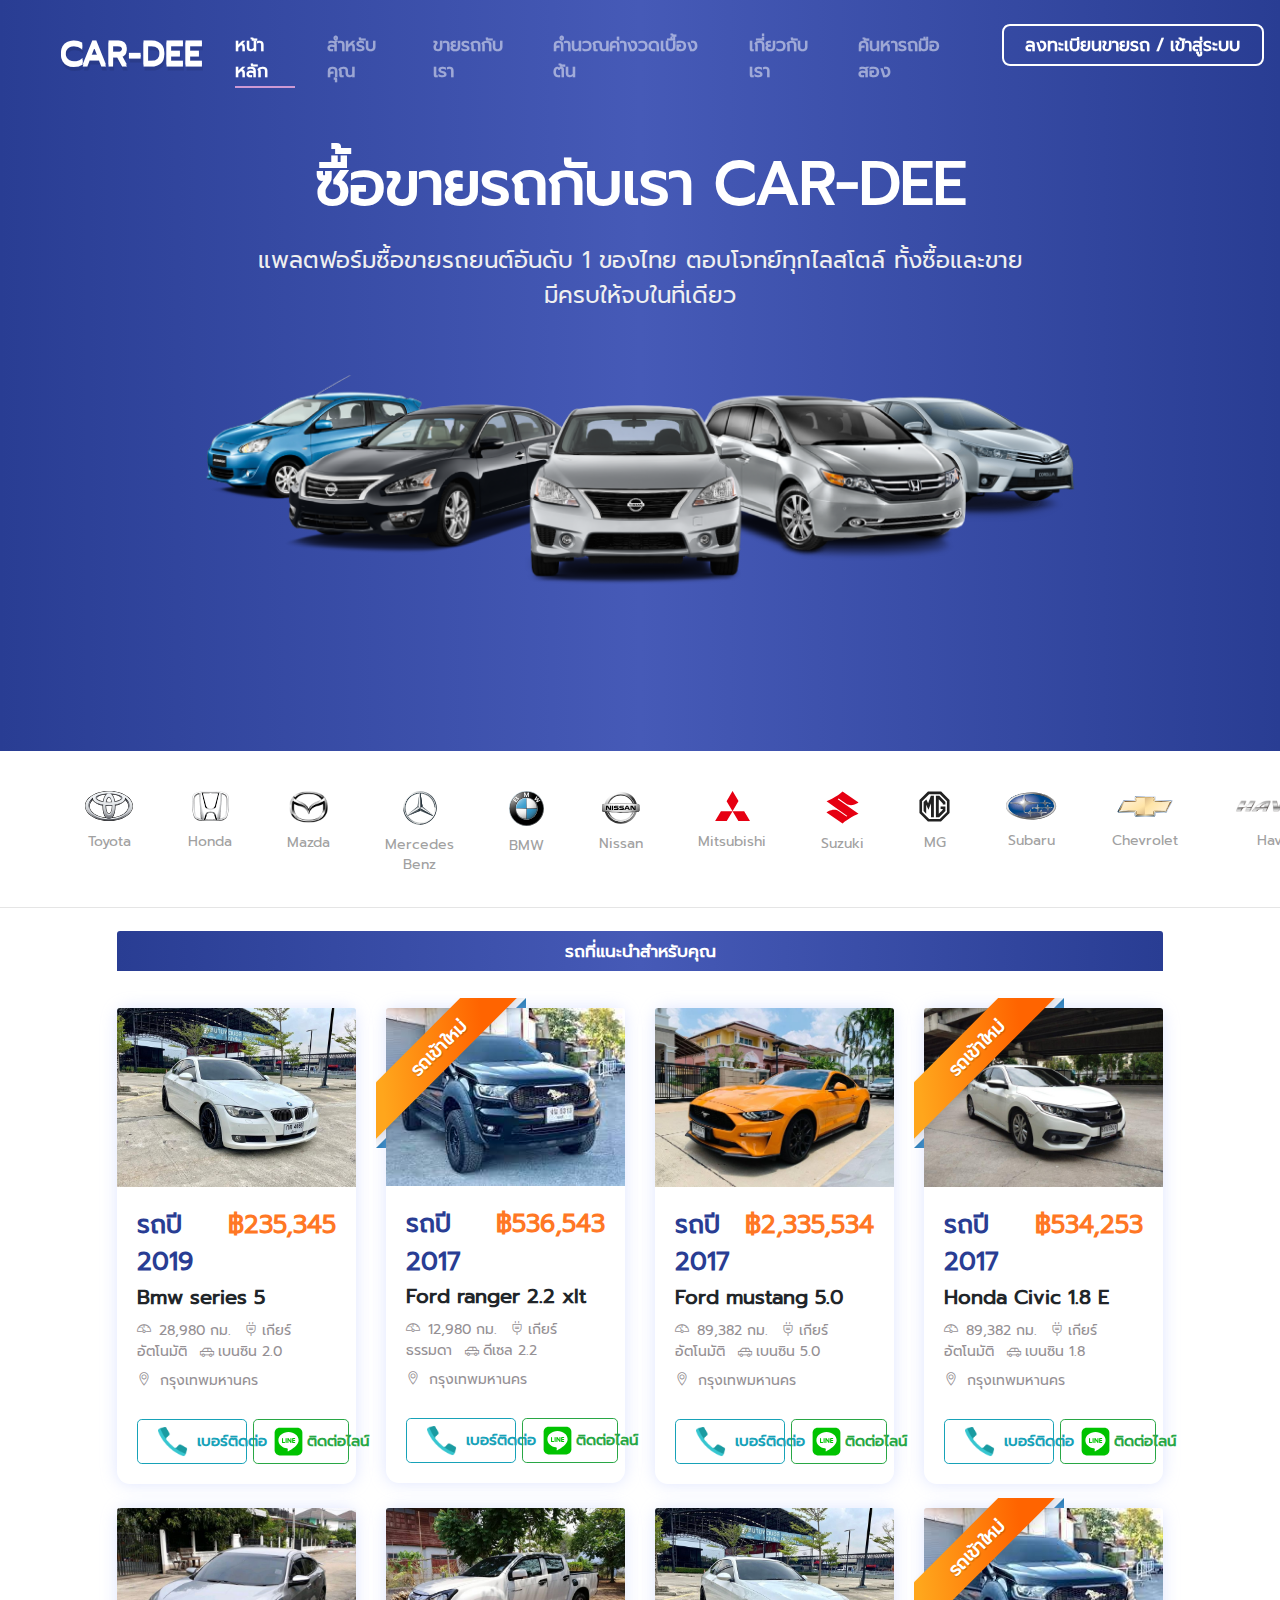
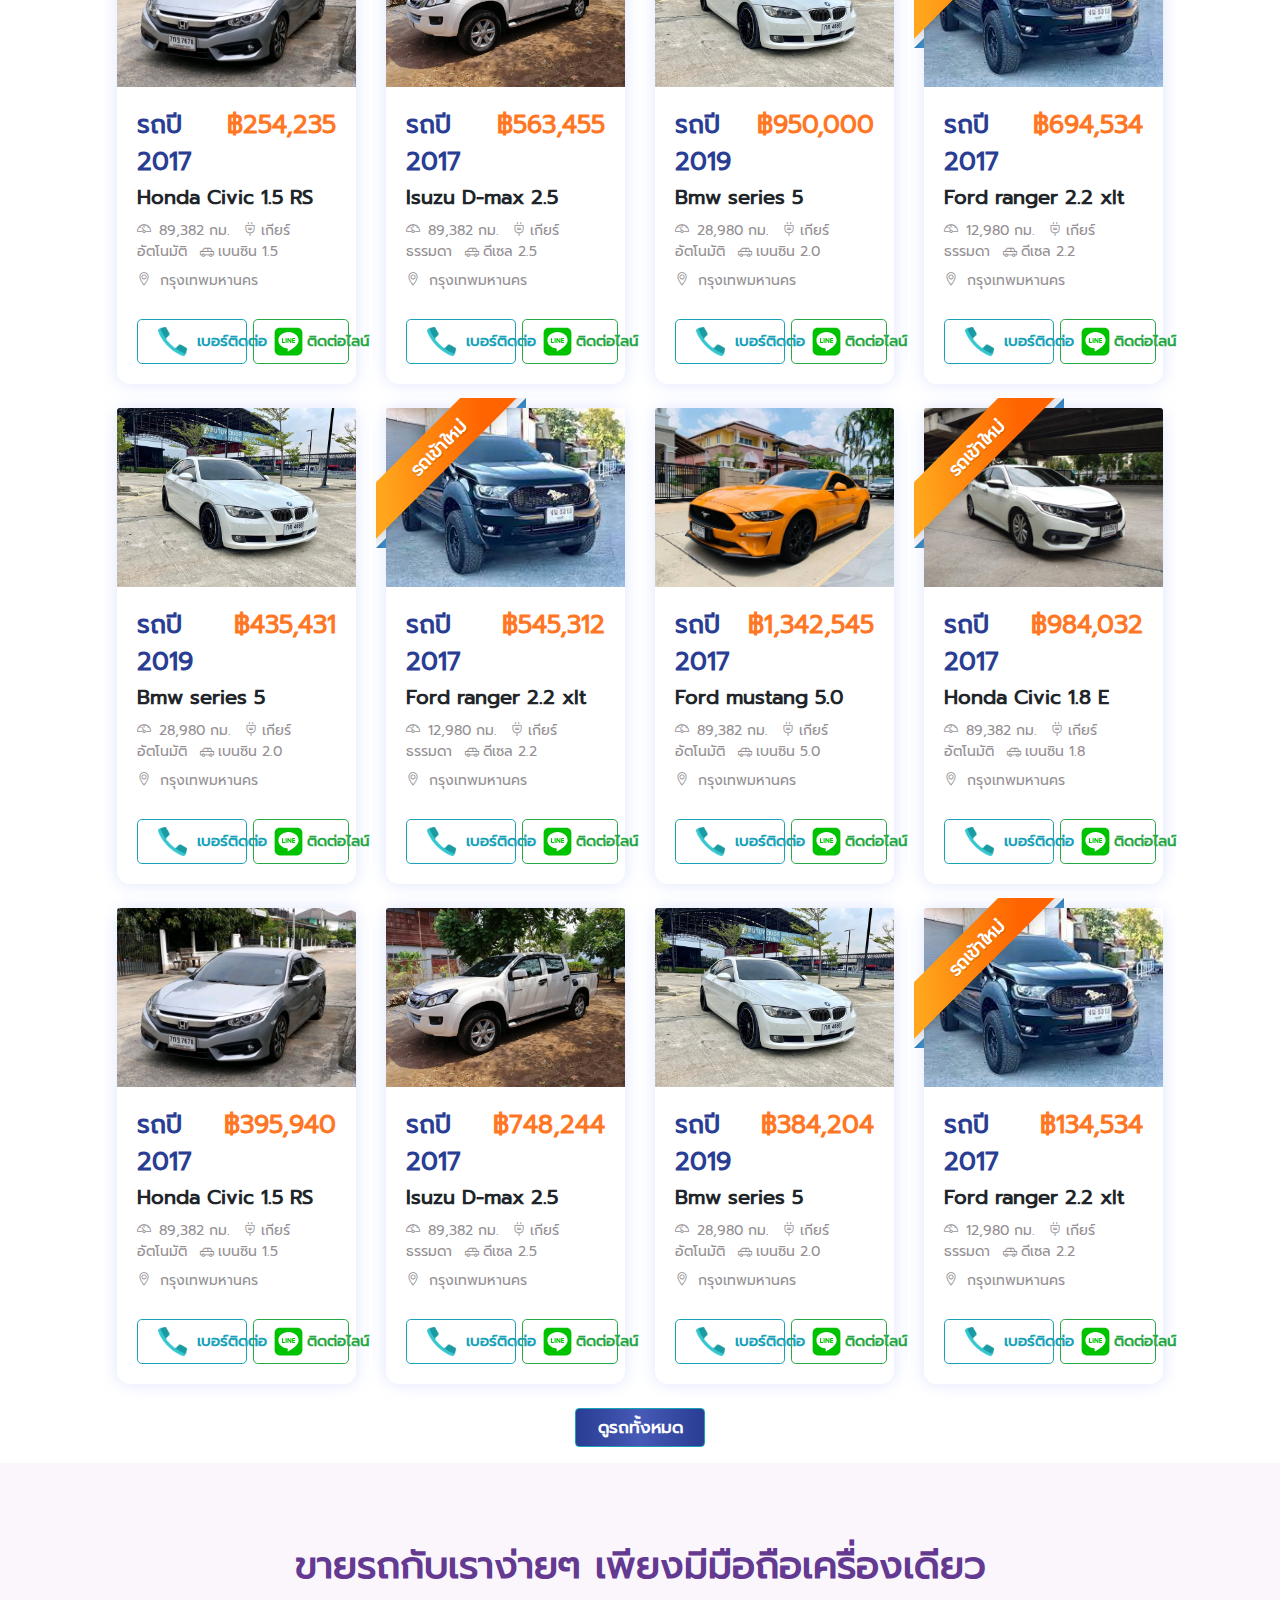
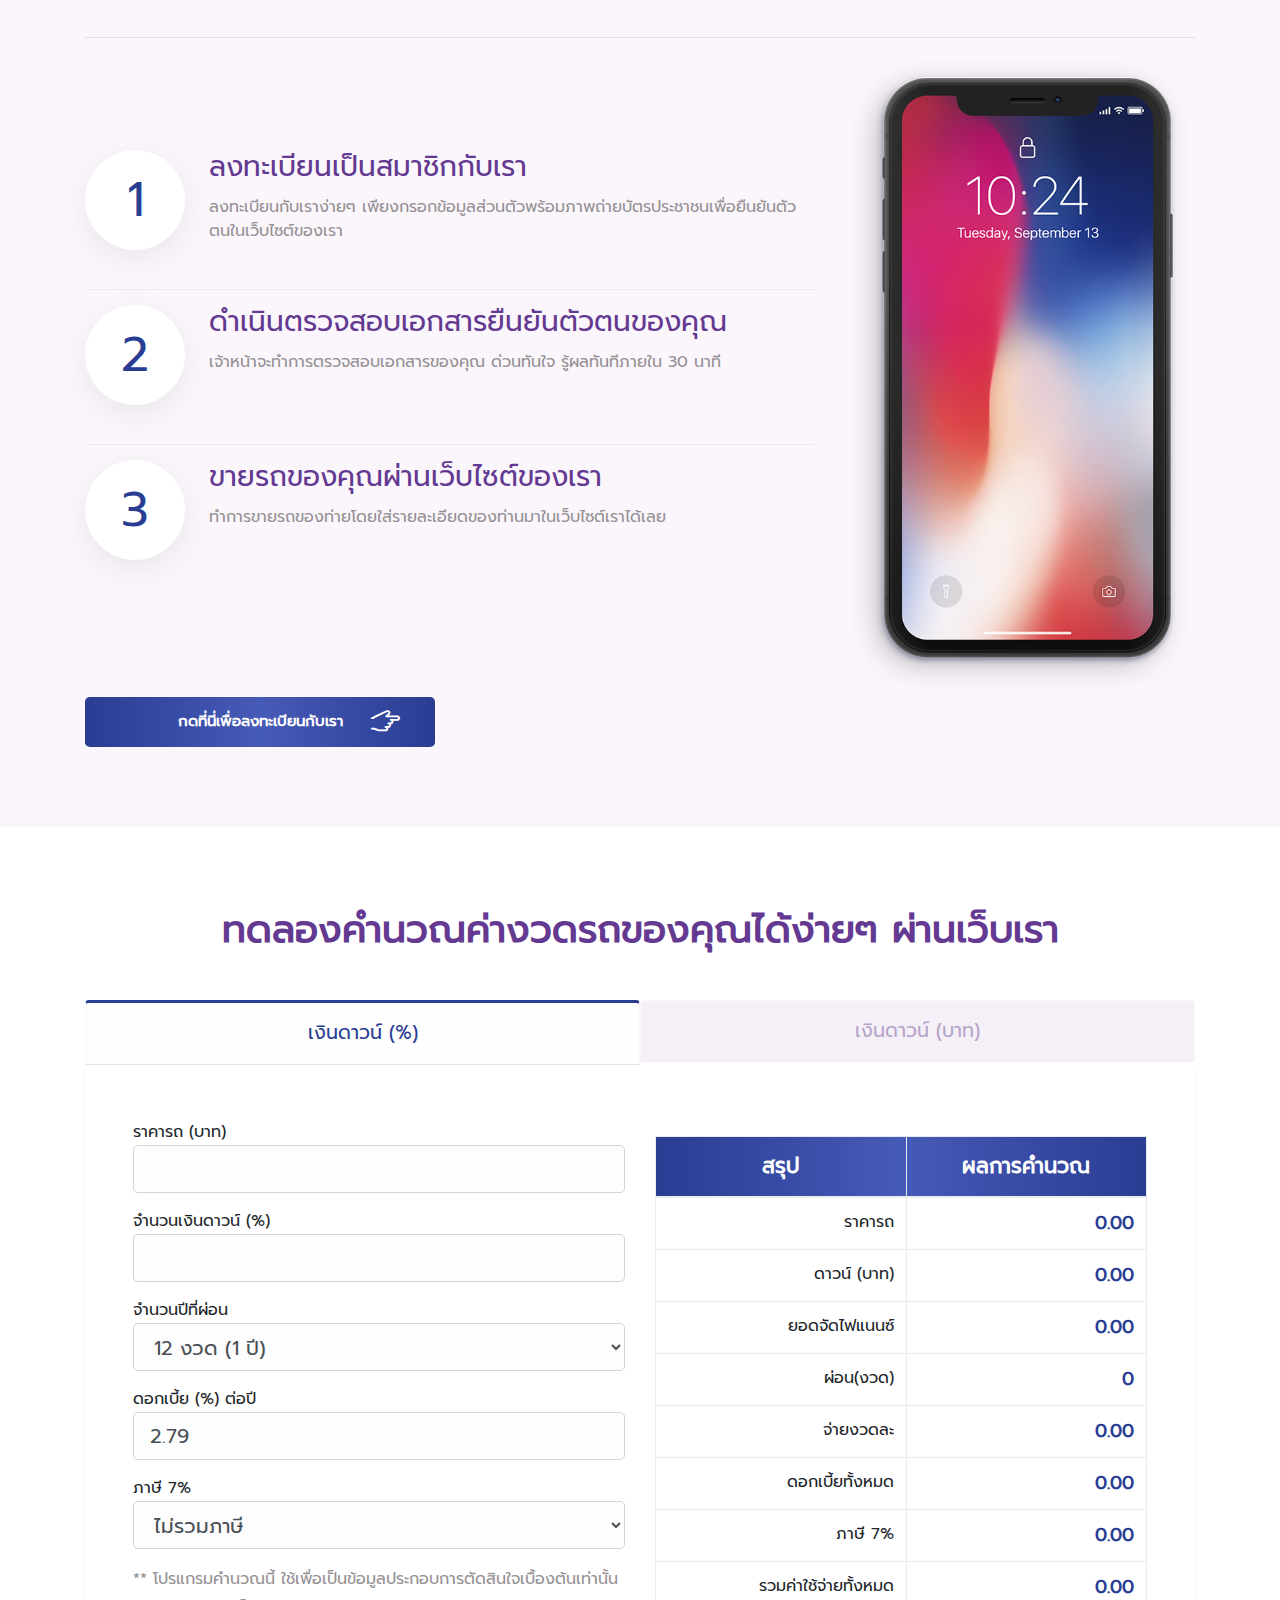
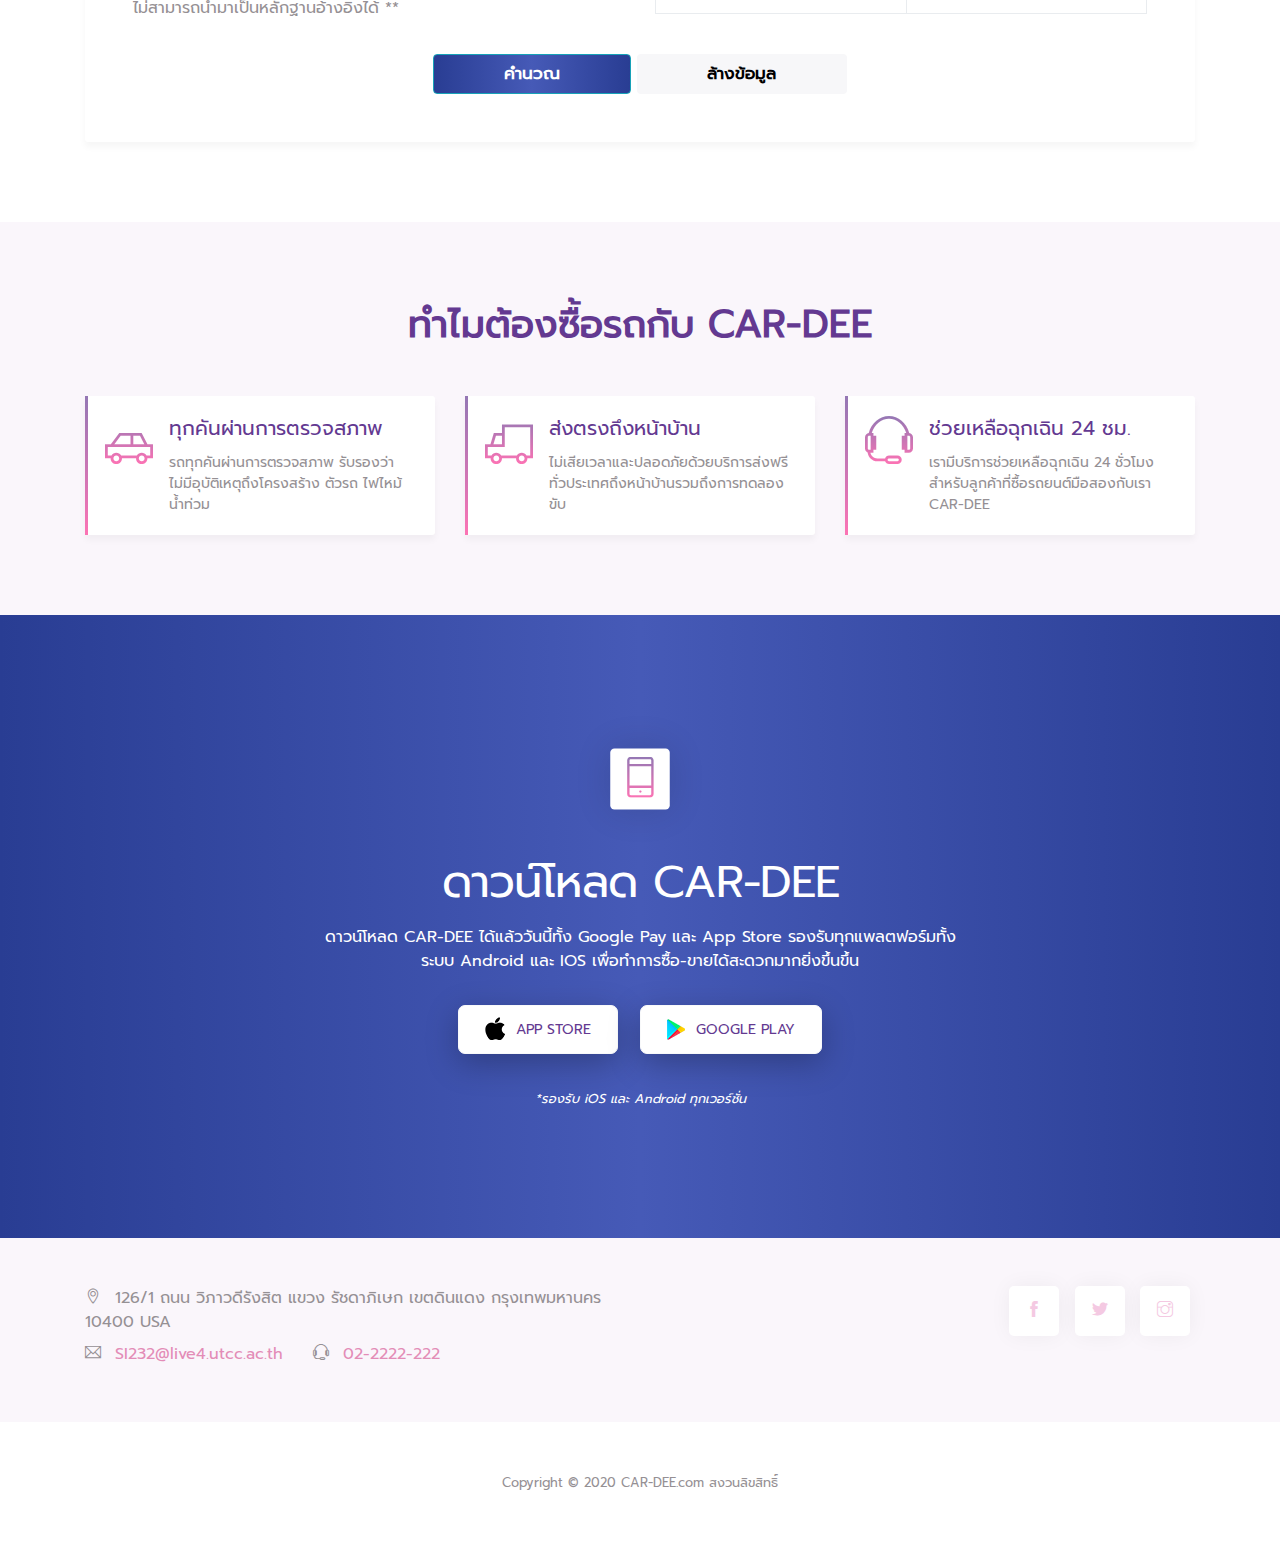
<file: index.html>
<!doctype html>
<html lang="en">

<head>
    <title>CAR-DEE</title>
    <meta charset="utf-8">
    <meta name="viewport" content="width=device-width, initial-scale=1, shrink-to-fit=no">
    <meta name="description" content="Mobland - Mobile App Landing Page Template">
    <meta name="keywords" content="HTML5, bootstrap, mobile, app, landing, ios, android, responsive">
    <link rel="dns-prefetch" href="//fonts.googleapis.com">
    <link href="https://fonts.googleapis.com/css?family=Rubik:300,400,500" rel="stylesheet">
    <link rel="stylesheet" href="css/bootstrap.min.css">
    <link rel="stylesheet" href="css/themify-icons.css">
    <link rel="stylesheet" href="css/owl.carousel.min.css">
    <link href="css/style.css" rel="stylesheet">
    <script src="https://requirejs.org/docs/release/2.3.6/minified/require.js" type="text/javascript"></script>

</head>

<body data-spy="scroll" data-target="#navbar" data-offset="30">
    <div class="nav-menu nav-menu fixed-top">
        <div class="row">
            <div class="col-md-12">
                <nav class="navbar navbar-dark navbar-expand-lg">
                    <a class="navbar-brand" href="index.html" style="margin-left: 44px;">
                        <h3
                            style="font-weight: bold;color: #fff;    text-shadow: 0px 2px 0px #fff, 1px 6px 0px rgb(0 0 0 / 10%);">
                            CAR-DEE</h3>
                    </a>
                    <button class="navbar-toggler" type="button" data-toggle="collapse" data-target="#navbar"
                        aria-controls="navbar" aria-expanded="false" aria-label="Toggle navigation">
                        <span class="navbar-toggler-icon"></span>
                    </button>
                    <div class="collapse navbar-collapse" id="navbar"
                        style="flex-direction: column-reverse;display: flex; ">
                        <ul class="navbar-nav ">
                            <li class="nav-item"> <a class="nav-link active" href="#home"><b
                                        class="font-menu">หน้าหลัก</b></a> </li>
                            <li class="nav-item"> <a class="nav-link" href="#search_car"><b
                                        class="font-menu">สำหรับคุณ</b></a> </li>
                            <li class="nav-item"> <a class="nav-link" href="#gallery"><b
                                        class="font-menu">ขายรถกับเรา</b></a> </li>
                            <li class="nav-item"> <a class="nav-link" href="#calculate"><b
                                        class="font-menu">คำนวณค่างวดเบื้องต้น</b></a> </li>
                            <li class="nav-item"> <a class="nav-link" href="#contact"><b
                                        class="font-menu">เกี่ยวกับเรา</b> </a> </li>
                            <li class="nav-item" style="cursor: pointer;"> <a class="nav-link" href="search-car.html"><b
                                        class="font-menu">ค้นหารถมือสอง</b></a> </li>
                            <li class="nav-item">
                                <a href="register.html"  style="color: #fff; border: 2px solid #fff; border-radius: 8px;"
                                    class="btn button-active-re my-3 my-sm-0 ml-lg-3">
                                    <b style="font-size: 17.5px;"> ลงทะเบียนขายรถ / เข้าสู่ระบบ</b></a>
                            </li>
                        </ul>

                    </div>
                </nav>
            </div>
        </div>
    </div>


    <header class="bg-gradient" id="home">
        <div class="container mt-5">
            <h1 style="font-weight: bold;color: #fff;">ซื้อขายรถกับเรา CAR-DEE</h1>
            <p class="tagline" style="color: #efefef;"> แพลตฟอร์มซื้อขายรถยนต์อันดับ 1 ของไทย
                ตอบโจทย์ทุกไลสโตล์ ทั้งซื้อและขาย <br>มีครบให้จบในที่เดียว </p>
        </div>
        <div class="img-holder mt-3">
            <img src="images/mycar.png" alt="phone" class="img-fluid" style="width: 68% !important;margin-top: 45px;">
        </div>
    </header>

    <div class="client-logos my-5" id="search_car"
        style="margin-top: 2.5rem!important;    margin-bottom: 2rem!important;">
        <div class="container text-center" id="brandCar" style="display: flex;    justify-content: space-around;">
            <!-- brand 
             -->
        </div>
    </div>
    <hr>
    <div class="size-container">

        <div class="col-12">
            <span color="#FFFFFF" class="span-h-1 span-h-2 " style="margin-bottom: 13px;">รถที่แนะนำสำหรับคุณ</span>
            <div class="row" id="conCardDeck"></div>
            <div class="row mt-4 mb-3">
                <div class="col text-center">
                    <button onclick="goToSearch()" type="button" class="btn btn-info"
                        style=" background: linear-gradient(90deg, rgb(41, 61, 147) 0%, rgb(70, 90, 183) 50%, rgb(41, 61, 147) 100%);cursor: pointer;">
                        <b style="font-size: 17px;">ดูรถทั้งหมด</b></button>
                </div>
            </div>
        </div>
    </div>
    </div>



    <div class="section light-bg" id="gallery">
        <div class="section-title">
            <h3 style="color: #633991; font-size: 38px; font-weight: bold;">ขายรถกับเราง่ายๆ เพียงมีมือถือเครื่องเดียว
            </h3>
        </div>
        <div class="container">
            <hr>
            <div class="row">
                <div class="col-md-8 d-flex align-items-center">
                    <ul class="list-unstyled ui-steps" id="stepSell">
                        <!-- stepSell -->
                    </ul>
                </div>
                <div class="col-md-4">
                    <img src="images/iphonex.png" alt="iphone" class="img-fluid border-r-2">
                </div>
                <div class="col-4">
                    <button type="button" onclick="goToRegister()" class="btn  btn-lg  btn-block hover-register "
                        style=" background: linear-gradient(90deg, rgb(41, 61, 147) 0%, rgb(70, 90, 183) 50%, rgb(41, 61, 147) 100%);cursor: pointer !important;">
                        <b style="color: #fff;cursor: pointer !important;">กดที่นี่เพื่อลงทะเบียนกับเรา <span
                                class="ti-hand-point-right  ti-2x mr-3" style="position: absolute;
                                right: 34px;
                                top: 8px;
                                color: #fff !important;"></span></b>
                    </button>
                </div>
            </div>
        </div>
    </div>

    <div class="section" id="calculate">
        <div class="container">
            <div class="section-title">
                <h3 style="color: #633991; font-size: 38px; font-weight: bold;">ทดลองคำนวณค่างวดรถของคุณได้ง่ายๆ
                    ผ่านเว็บเรา</h3>
            </div>
            <div class="row">
                <div class="col">
                    <ul class="nav nav-tabs nav-justified" role="tablist">
                        <li class="nav-item">
                            <a class="nav-link active" data-toggle="tab" href="#percent">เงินดาวน์ (%)</a>
                        </li>
                        <li class="nav-item">
                            <a class="nav-link" data-toggle="tab" href="#bath">เงินดาวน์ (บาท)</a>
                        </li>
                    </ul>
                    <div class="tab-content">
                        <div class="tab-pane fade show active" id="percent">
                            <div class="row">
                                <div class="col">
                                    <div class="form-group mt-2">
                                        <label>ราคารถ (บาท)</label>
                                        <input type="text" id="price1" name="price1"
                                            class="form-control form-control-lg CurrencyInput"
                                            onclick="clickInputPrice1()" value=""
                                            style="margin-top: -7px;    background-color: #fdfdfd;">
                                        <div class="invalid-feedback">
                                            กรุณากรอกเฉพาะตัวเลขเท่านั้น
                                        </div>
                                    </div>
                                    <div class="form-group mt-2">
                                        <label>จำนวนเงินดาวน์ (%)</label>
                                        <input type="text" id="downPayment1" onclick="clickInputDownPayment1()"
                                            name="downPayment1"
                                            class="form-control form-control-lg CurrencyInputDownPayment1"
                                            placeholder="" style="margin-top: -7px; background-color: #fdfdfd;">
                                        <div class="invalid-feedback">
                                            กรุณากรอกเฉพาะตัวเลขไม่เกิน 100 เท่านั้น
                                        </div>
                                    </div>
                                    <div class="form-group mt-2">
                                        <label>จำนวนปีที่ผ่อน</label>
                                        <select class="form-control form-control-lg" id="mounth1" name="mounth1"
                                            style="margin-top: -7px;background-color: #fdfdfd;">
                                            <option value="12">12 งวด (1 ปี)</option>
                                            <option value="24">24 งวด (2 ปี)</option>
                                            <option value="36">36 งวด (3 ปี)</option>
                                            <option value="48">48 งวด (4 ปี)</option>
                                            <option value="60">60 งวด (5 ปี)</option>
                                            <option value="72">72 งวด (6 ปี)</option>
                                            <option value="84">84 งวด (7 ปี)</option>
                                            <option value="96">96 งวด (8 ปี)</option>
                                            <option value="108">108 งวด (9 ปี)</option>
                                        </select>
                                    </div>
                                    <div class="form-group mt-2">
                                        <label>ดอกเบี้ย (%) ต่อปี</label>
                                        <input type="text" class="form-control form-control-lg" id="percent1"
                                            name="percent2" value="2.79" placeholder=""
                                            style="margin-top: -7px;background-color: #fdfdfd;">
                                    </div>
                                    <div class="form-group mt-2">
                                        <label>ภาษี 7%</label>
                                        <select class="form-control form-control-lg" id="vat1" name="vat1"
                                            style="margin-top: -7px;background-color: #fdfdfd;">
                                            <option value="novat">ไม่รวมภาษี</option>
                                            <option value="vat">รวมภาษี</option>
                                        </select>
                                    </div>
                                    <p class="text-gray-400 text-xs " style="font-size: 16px;">** โปรแกรมคำนวณนี้
                                        ใช้เพื่อเป็นข้อมูลประกอบการตัดสินใจเบื้องต้นเท่านั้น
                                        ไม่สามารถนำมาเป็นหลักฐานอ้างอิงได้ **</p>
                                </div>
                                <div class="col">
                                    <table class="table table-bordered  mt-4">
                                        <thead
                                            style=" background: linear-gradient(90deg, rgb(41, 61, 147) 0%, rgb(70, 90, 183) 50%, rgb(41, 61, 147) 100%);cursor: pointer;"">
                                        <tr>
                                            <th class=" text-center"
                                            style="padding-top: 14px;padding-bottom: 14px;color: #fff; font-size: 21px;">
                                            สรุป</th>
                                            <th class="text-center"
                                                style="padding-top: 14px;padding-bottom: 14px;color: #fff; font-size: 21px;">
                                                ผลการคำนวณ</th>
                                            </tr>
                                        </thead>
                                        <tbody>
                                            <tr>
                                                <td class="text-right">ราคารถ </td>
                                                <th class="text-right" id="priceDisplay1" name="priceDisplay1"
                                                    style="color:rgb(41, 61, 147);font-size: 18px;">0.00</th>
                                            </tr>
                                            <tr>
                                                <td class="text-right">ดาวน์ (บาท)</td>
                                                <th class="text-right" id="down1" name="down1"
                                                    style="color:rgb(41, 61, 147);font-size: 18px;">0.00</th>
                                            </tr>
                                            <tr>
                                                <td class="text-right">ยอดจัดไฟแนนซ์</td>
                                                <th class="text-right" id="finance1" name="finance1"
                                                    style="color:rgb(41, 61, 147);font-size: 18px;">0.00</th>
                                            </tr>
                                            <tr>
                                                <td class="text-right">ผ่อน(งวด)</td>
                                                <th class="text-right" id="mounthDisply1" name="mounthDisply1"
                                                    style="color:rgb(41, 61, 147);font-size: 18px;">0</th>
                                            </tr>
                                            <tr>
                                                <td class="text-right">จ่ายงวดละ</td>
                                                <th class="text-right" id="pricemount1" name="pricemount1"
                                                    style="color:rgb(41, 61, 147);font-size: 18px;">0.00</th>
                                            </tr>
                                            <tr>
                                                <td class="text-right">ดอกเบี้ยทั้งหมด</td>
                                                <th class="text-right" id="sumdebt1" name="sumdebt1"
                                                    style="color:rgb(41, 61, 147);font-size: 18px;">0.00</th>
                                            </tr>
                                            <tr>
                                                <td class="text-right">ภาษี 7%</td>
                                                <th class="text-right" id="vatDisplay1" name="vatDisplay1"
                                                    style="color:rgb(41, 61, 147);font-size: 18px;">0.00</th>
                                            </tr>
                                            <tr>
                                                <td class="text-right">รวมค่าใช้จ่ายทั้งหมด</td>
                                                <th class="text-right" id="totalNoVat1" name="totalNoVat1"
                                                    style="color:rgb(41, 61, 147);font-size: 18px;">0.00</th>
                                            </tr>
                                        </tbody>
                                    </table>

                                </div>
                                <div class="col-12 text-center mt-3">
                                    <button type="button" onclick="calculate1()" class="btn btn-info"
                                        style=" background: linear-gradient(90deg, rgb(41, 61, 147) 0%, rgb(70, 90, 183) 50%, rgb(41, 61, 147) 100%);cursor: pointer;">
                                        <b style="font-size: 17px;" class="mr-5 ml-5">คำนวณ</b></button>
                                    <button onclick="resetDate1()" type="button" class="btn "
                                        style="  background-color: #f7f7f9;cursor: pointer;">
                                        <b style="font-size: 17px;" class="mr-5 ml-5">ล้างข้อมูล</b></button>
                                </div>
                            </div>
                        </div>

                        <div class="tab-pane fade" id="bath">
                            <div class="row">
                                <div class="col">
                                    <div class="form-group mt-2">
                                        <label>ราคารถ (บาท)</label>
                                        <input type="text" id="price2" name="price2"
                                            class="form-control form-control-lg CurrencyInput"
                                            onclick="clickInputPrice2()"
                                            style="margin-top: -7px;background-color: #fdfdfd;">
                                        <div class="invalid-feedback">
                                            กรุณากรอกเฉพาะตัวเลขเท่านั้น
                                        </div>
                                    </div>
                                    <div class="form-group mt-2">
                                        <label>จำนวนเงินดาวน์ (บาท)</label>
                                        <input type="text" id="downPayment2" name="downPayment2"
                                            class="form-control form-control-lg" placeholder=""
                                            style="margin-top: -7px;background-color: #fdfdfd;">
                                    </div>
                                    <div class="form-group mt-2">
                                        <label>จำนวนปีที่ผ่อน</label>
                                        <select class="form-control form-control-lg" id="mounth2" name="mounth2"
                                            style="margin-top: -7px;background-color: #fdfdfd;">
                                            <option value="12">12 งวด (1 ปี)</option>
                                            <option value="24">24 งวด (2 ปี)</option>
                                            <option value="36">36 งวด (3 ปี)</option>
                                            <option value="48">48 งวด (4 ปี)</option>
                                            <option value="60">60 งวด (5 ปี)</option>
                                            <option value="72">72 งวด (6 ปี)</option>
                                            <option value="84">84 งวด (7 ปี)</option>
                                            <option value="96">96 งวด (8 ปี)</option>
                                            <option value="108">108 งวด (9 ปี)</option>
                                        </select>
                                    </div>
                                    <div class="form-group mt-2">
                                        <label>ดอกเบี้ย (%) ต่อปี</label>
                                        <input type="text" class="form-control form-control-lg" id="percent2"
                                            name="percent2" value="2.79" placeholder=""
                                            style="margin-top: -7px;background-color: #fdfdfd;">
                                    </div>
                                    <div class="form-group mt-2">
                                        <label>ภาษี 7%</label>
                                        <select class="form-control form-control-lg" id="vat2" name="vat2"
                                            style="margin-top: -7px;background-color: #fdfdfd">
                                            <option value="novat">ไม่รวมภาษี</option>
                                            <option value="vat">รวมภาษี</option>
                                        </select>
                                    </div>
                                    <p class="text-gray-400 text-xs " style="font-size: 13px;">** โปรแกรมคำนวณนี้
                                        ใช้เพื่อเป็นข้อมูลประกอบการตัดสินใจเบื้องต้นเท่านั้น
                                        ไม่สามารถนำมาเป็นหลักฐานอ้างอิงได้ **</p>
                                </div>
                                <div class="col">
                                    <table class="table table-bordered  mt-4">
                                        <thead
                                            style=" background: linear-gradient(90deg, rgb(41, 61, 147) 0%, rgb(70, 90, 183) 50%, rgb(41, 61, 147) 100%);cursor: pointer;"">
                                        <tr>
                                            <th class=" text-center"
                                            style="padding-top: 14px;padding-bottom: 14px;color: #fff; font-size: 21px;">
                                            สรุป</th>
                                            <th class="text-center"
                                                style="padding-top: 14px;padding-bottom: 14px;color: #fff; font-size: 21px;">
                                                ผลการคำนวณ</th>
                                            </tr>
                                        </thead>
                                        <tbody>
                                            <tr>
                                                <td class="text-right">ราคารถ </td>
                                                <th class="text-right" id="priceDisplay2" name="priceDisplay2"
                                                    style="color:rgb(41, 61, 147);font-size: 18px;">0.00</th>
                                            </tr>
                                            <tr>
                                                <td class="text-right">ดาวน์ (บาท)</td>
                                                <th class="text-right" id="down2" name="down2"
                                                    style="color:rgb(41, 61, 147);font-size: 18px;">0.00</th>
                                            </tr>
                                            <tr>
                                                <td class="text-right">ยอดจัดไฟแนนซ์</td>
                                                <th class="text-right" id="finance2" name="finance2"
                                                    style="color:rgb(41, 61, 147);font-size: 18px;">0.00</th>
                                            </tr>
                                            <tr>
                                                <td class="text-right">ผ่อน(งวด)</td>
                                                <th class="text-right" id="mounthDisply2" name="mounthDisply2"
                                                    style="color:rgb(41, 61, 147);font-size: 18px;">0</th>
                                            </tr>
                                            <tr>
                                                <td class="text-right">จ่ายงวดละ</td>
                                                <th class="text-right" id="pricemount2" name="pricemount2"
                                                    style="color:rgb(41, 61, 147);font-size: 18px;">0.00</th>
                                            </tr>
                                            <tr>
                                                <td class="text-right">ดอกเบี้ยทั้งหมด</td>
                                                <th class="text-right" id="sumdebt2" name="sumdebt2"
                                                    style="color:rgb(41, 61, 147);font-size: 18px;">0.00</th>
                                            </tr>
                                            <tr>
                                                <td class="text-right">ภาษี 7%</td>
                                                <th class="text-right" id="vatDisplay" name="vatDisplay"
                                                    style="color:rgb(41, 61, 147);font-size: 18px;">0.00</th>
                                            </tr>
                                            <tr>
                                                <td class="text-right">รวมค่าใช้จ่ายทั้งหมด</td>
                                                <th class="text-right" id="totalNoVat2" name="totalNoVat2"
                                                    style="color:rgb(41, 61, 147);font-size: 18px;">0.00</th>
                                            </tr>
                                        </tbody>
                                    </table>

                                </div>
                                <div class="col-12 text-center mt-3">
                                    <button type="button" onclick="calculate2()" class="btn btn-info"
                                        style=" background: linear-gradient(90deg, rgb(41, 61, 147) 0%, rgb(70, 90, 183) 50%, rgb(41, 61, 147) 100%);cursor: pointer;">
                                        <b style="font-size: 17px;" class="mr-5 ml-5">คำนวณ</b></button>
                                    <button onclick="resetDate2()" type="button" class="btn "
                                        style="  background-color: #f7f7f9;cursor: pointer;">
                                        <b style="font-size: 17px;" class="mr-5 ml-5">ล้างข้อมูล</b></button>
                                </div>
                            </div>
                        </div>
                    </div>
                </div>
            </div>
        </div>
    </div>
    <div class="section light-bg" id="contact">
        <div class="container">

            <div class="section-title">
                <h3 style="color: #633991; font-size: 38px; font-weight: bold;">ทำไมต้องซื้อรถกับ CAR-DEE</h3>
            </div>
            <div class="row" id="about">
                <!-- about -->
            </div>

        </div>
    </div>
    <div class="section bg-gradient">
        <div class="container">
            <div class="call-to-action">

                <div class="box-icon"><span class="ti-mobile gradient-fill ti-3x"></span></div>
                <h2>ดาวน์โหลด CAR-DEE</h2>
                <p class="tagline" style=" color: #FFF !important;">ดาวน์โหลด CAR-DEE ได้แล้ววันนี้ทั้ง Google
                    Pay และ App Store รองรับทุกแพลตฟอร์มทั้งระบบ Android และ IOS
                    เพื่อทำการซื้อ-ขายได้สะดวกมากยิ่งขึ้นขึ้น
                </p>
                <div class="my-4">
                    <a href="#" class="btn btn-light" style="border-radius: 7px;"><img src="images/appleicon.png"
                            alt="icon"> App Store</a>
                    <a href="#" class="btn btn-light" style="border-radius: 7px;"><img src="images/playicon.png"
                            alt="icon"> Google play</a>
                </div>
                <p style=" color: #FFF !important;"><small><i>*รองรับ iOS และ Android ทุกเวอร์ชั่น</i></small></p>
            </div>
        </div>

    </div>
    <div class="light-bg py-5">
        <div class="container">
            <div class="row">
                <div class="col-lg-6 text-center text-lg-left">
                    <p class="mb-2"> <span class="ti-location-pin mr-2"></span> 126/1 ถนน วิภาวดีรังสิต แขวง รัชดาภิเษก
                        เขตดินแดง กรุงเทพมหานคร 10400
                        USA
                    </p>
                    <div class=" d-block d-sm-inline-block">
                        <p class="mb-2">
                            <span class="ti-email mr-2"></span> <a class="mr-4"
                                href="mailto:support@mobileapp.com">SI232@live4.utcc.ac.th</a>
                        </p>
                    </div>
                    <div class="d-block d-sm-inline-block">
                        <p class="mb-0">
                            <span class="ti-headphone-alt mr-2"></span> <a href="tel:51836362800">02-2222-222</a>
                        </p>
                    </div>
                </div>
                <div class="col-lg-6">
                    <div class="social-icons">
                        <a href="#"><span class="ti-facebook"></span></a>
                        <a href="#"><span class="ti-twitter-alt"></span></a>
                        <a href="#"><span class="ti-instagram"></span></a>
                    </div>
                </div>
            </div>
        </div>
    </div>
    <footer class="my-5 text-center">
        <p class="mb-2"><small>Copyright © 2020 CAR-DEE.com สงวนลิขสิทธิ์</small></p>
    </footer>


    <div class="modal fade" id="modalContactPhone" role="dialog">
        <div class="modal-dialog">
            <div class="modal-content">
                <div class="modal-header"
                    style="display: flex; justify-content: flex-start; flex-direction: row; align-content: center; align-items: center;">
                    <img src="images/icons8-phone-48.png" class="img-fluid icon-width" alt="logo">
                    <h4 class="modal-title" style="font-size: 24px; margin-left: 13px;">เบอร์โทรศัพท์ผู้ขาย</h4>
                </div>
                <div class="modal-body" style="    display: flex;">
                    <b id="phoneContact" class="mr-2" style="font-size: 20px; color: #6a6a6a;"></b>
                    <button type="button" onclick="copyTextPhone()" id="buttonCopy" class="btn "
                        style="padding-top: 4px; padding-right: 11px; padding-bottom: 4px; padding-left: 11px; margin-left: 4px;cursor: pointer;">
                        <b id="copyText">คัดลอก</b> </button>
                </div>
                <div class="modal-footer">
                    <button type="button" class="btn btn-default" data-dismiss="modal" style="cursor: pointer;"><b
                            style="color: #666464; font-size: 15px;">ปิด</b></button>
                </div>
            </div>

        </div>
    </div>


    <div class="modal fade" id="modalContactLine" role="dialog">
        <div class="modal-dialog">
            <div class="modal-content">
                <div class="modal-header"
                    style="display: flex; justify-content: flex-start; flex-direction: row; align-content: center; align-items: center;">
                    <img src="images/icons8-line.svg" class="img-fluid icon-width" alt="logo">
                    <h4 class="modal-title" style="font-size: 24px; margin-left: 13px;">ติดต่อไลน์ผู้ขาย</h4>
                </div>
                <div class="modal-body">
                    <b id="lineContact" class="mr-2" style="font-size: 20px; color: #6a6a6a;">
                    </b>
                </div>
                <div class="modal-footer">
                    <button type="button" class="btn btn-default" data-dismiss="modal" style="cursor: pointer;"><b
                            style="color: #666464; font-size: 15px;">ปิด</b></button>
                </div>
            </div>
        </div>
    </div>

    <script src="js/jquery-3.2.1.min.js"></script>
    <script src="js/bootstrap.bundle.min.js"></script>
    <script src="js/owl.carousel.min.js"></script>
    <script src="js/script.js"></script>

    <script>

        function copyTextPhone() {
            const cb = navigator.clipboard;
            const paragraph = document.querySelector('#phoneContact');
            cb.writeText(paragraph.innerText.split(":")[1].split("-").join('')).then(() => {
                const b = document.querySelector('#copyText');
                b.innerHTML = '<span class="ti-check"></span>' + " คัดลอกแล้ว"
                var element = document.getElementById("buttonCopy");
                element.classList.add("btn-info");
                element.classList.remove("btn-outline-info");
            });
        }


        something()
        function something() {
            var url_string = window.location.pathname + window.location.search
            var active = url_string.split("=")
            if (active[1] == "contact") {
                location.href = "#contact";
            } else if (active[1] == "calculate") {
                location.href = "#calculate";
            } else if (active[1] == "gallery") {
                location.href = "#gallery";
            } else if (active[1] == "search_car") {
                location.href = "#search_car";
            } else if (active[1] == "home") {
                location.href = "#home";
            }
        }


        const brandCar = [
            {
                name: "Toyota",
                image: "images/toyota-color-icon.svg",
            },
            {
                name: "Honda",
                image: "images/honda-color-icon.svg",
            },
            {
                name: "Mazda",
                image: "images/mazda-color-icon-v2.webp",
                sizeImage: "max-width: 39px"
            },
            {
                name: "Mercedes Benz",
                image: "images/mercedes-benz-color-icon.svg",
            },
            {
                name: "BMW",
                image: "images/bmw.svg",
                sizeImage: "max-width: 35px"
            },
            {
                name: "Nissan",
                image: "images/nissan-color-icon.svg",
            },
            {
                name: "Mitsubishi",
                image: "images/mitsubishi-color-icon.svg",
            },
            {
                name: "Suzuki",
                image: "images/suzuki-color-icon.svg",
            },
            {
                name: "MG",
                image: "images/mg-color-icon.svg",
            },
            {
                name: "Subaru",
                image: "images/subaru-color-icon.svg",
            },
            {
                name: "Chevrolet",
                image: "images/chevrolet-color-icon.svg",
            },
            {
                name: "Haval",
                image: "images/haval.png",
                sizeImage: "max-width: 83px"
            },
            {
                name: "Hyundai",
                image: "images/hyundai.svg",
                sizeImage: "max-width: 50px"
            },


        ]
        const brandCarInnerHTML = document.getElementById("brandCar");
        brandCarInnerHTML.innerHTML = brandCar
            .map(({ name, image, sizeImage }, i) => `
            <div class="search-item">
                <div class="img-wrapper">
                    <img class="item-img imge-size" src="${image}" style="${sizeImage}">
                </div>
                <div class="item-title">${name}</div>
            </div>
            `).join("");

        const stepSell = [
            {
                header: "ลงทะเบียนเป็นสมาชิกกับเรา",
                description: "ลงทะเบียนกับเราง่ายๆ เพียงกรอกข้อมูลส่วนตัวพร้อมภาพถ่ายบัตรประชาชนเพื่อยืนยันตัวตนในเว็บไซต์ของเรา",
            },
            {
                header: "ดำเนินตรวจสอบเอกสารยืนยันตัวตนของคุณ",
                description: "เจ้าหน้าจะทำการตรวจสอบเอกสารของคุณ ด่วนทันใจ รู้ผลทันทีภายใน 30 นาที",
            },
            {
                header: "ขายรถของคุณผ่านเว็บไซต์ของเรา",
                description: "ทำการขายรถของท่ายโดยใส่รายละเอียดของท่านมาในเว็บไซต์เราได้เลย",
            },
        ]
        const stepSellInnerHTML = document.getElementById("stepSell");
        stepSellInnerHTML.innerHTML = stepSell
            .map(({ header, description }, i) => `
            <li class="media">
                            <div class="circle-icon mr-4">${i + 1}</div>
                            <div class="media-body">
                                <h5>${header}</h5>
                                <p>${description}</p>
                            </div>
                        </li>
            `).join("");

        const about = [
            {
                icon: "ti-car",
                header: "ทุกคันผ่านการตรวจสภาพ",
                description: "รถทุกคันผ่านการตรวจสภาพ รับรองว่าไม่มีอุบัติเหตุถึงโครงสร้าง ตัวรถ ไฟไหม้ น้ำท่วม",
            },
            {
                icon: "ti-truck",
                header: "ส่งตรงถึงหน้าบ้าน",
                description: "ไม่เสียเวลาและปลอดภัยด้วยบริการส่งฟรีทั่วประเทศถึงหน้าบ้านรวมถึงการทดลองขับ",
            },
            {
                icon: "ti-headphone-alt",
                header: "ช่วยเหลือฉุกเฉิน 24 ชม.",
                description: "เรามีบริการช่วยเหลือฉุกเฉิน 24 ชั่วโมง สำหรับลูกค้าที่ซื้อรถยนต์มือสองกับเรา CAR-DEE",
            },
        ]

        const aboutInnerHTML = document.getElementById("about");
        aboutInnerHTML.innerHTML = about
            .map(({ icon, header, description }, i) => `
            <div class="col-12 col-lg-4">
                    <div class="card features">
                        <div class="card-body">
                            <div class="media">
                                <span class="${icon} gradient-fill ti-3x mr-3"></span>
                                <div class="media-body">
                                    <h4 class="card-title">${header}</h4>
                                    <p class="card-text">${description}</p>
                                </div>
                            </div>
                        </div>
                    </div>
                </div>
            `).join("");



        const dataCar = [
            {
                name: "Bmw series 5",
                image: "images/car2/1.jpg",
                year: "2019",
                price: 235345,
                engine: "เบนซิน",
                engineSize: "2.0",
                gear: "อัตโนมัติ",
                phoneContact: "0222222222",
                lineContact: "@line37802",
                lineImage: "images/line.jpg",
                location: "กรุงเทพมหานคร",
                miles: "28,980",
                isNew: "old"
            },
            {
                name: "Ford ranger 2.2 xlt",
                image: "images/car2/2.jpg",
                year: "2017",
                price: 536543,
                engine: "ดีเซล",
                engineSize: "2.2",
                gear: "ธรรมดา",
                phoneContact: "0630369172",
                lineImage: "images/line.jpg",
                lineContact: "@line",
                location: "กรุงเทพมหานคร",
                miles: "12,980",
                isNew: "new"
            },
            {

                name: "Ford mustang 5.0",
                image: "images/car2/3.jpg",
                year: "2017",
                price: 2335534,
                engine: "เบนซิน",
                engineSize: "5.0",
                gear: "อัตโนมัติ",
                phoneContact: "0893423424",
                lineImage: "images/line.jpg",
                lineContact: "@line",
                location: "กรุงเทพมหานคร",
                miles: "89,382",
                isNew: "old"
            },
            {

                name: "Honda Civic 1.8 E",
                image: "images/car2/4.jpg",
                year: "2017",
                price: 534253,
                engine: "เบนซิน",
                engineSize: "1.8",
                gear: "อัตโนมัติ",
                phoneContact: "0982139552",
                lineImage: "images/line.jpg",
                lineContact: "@line",
                location: "กรุงเทพมหานคร",
                miles: "89,382",
                isNew: "new"
            },
            {

                name: "Honda Civic 1.5 RS ",
                image: "images/car2/5.jpg",
                year: "2017",
                price: 254235,
                engine: "เบนซิน",
                engineSize: "1.5",
                gear: "อัตโนมัติ",
                phoneContact: "0982139552",
                lineImage: "images/line.jpg",
                lineContact: "@line",
                location: "กรุงเทพมหานคร",
                miles: "89,382",
                isNew: "old"
            },
            {

                name: "Isuzu D-max 2.5",
                image: "images/car2/6.jpg",
                year: "2017",
                price: 563455,
                engine: "ดีเซล",
                engineSize: "2.5",
                gear: "ธรรมดา",
                phoneContact: "0982139552",
                lineImage: "images/line.jpg",
                lineContact: "@line",
                location: "กรุงเทพมหานคร",
                miles: "89,382",
                isNew: "old"
            },
            {
                name: "Bmw series 5",
                image: "images/car2/1.jpg",
                year: "2019",
                price: 950000,
                engine: "เบนซิน",
                engineSize: "2.0",
                gear: "อัตโนมัติ",
                phoneContact: "0982139552",
                lineImage: "images/line.jpg",
                lineContact: "@line",
                location: "กรุงเทพมหานคร",
                miles: "28,980",
                isNew: "old"
            },
            {
                name: "Ford ranger 2.2 xlt",
                image: "images/car2/2.jpg",
                year: "2017",
                price: 694534,
                engine: "ดีเซล",
                engineSize: "2.2",
                gear: "ธรรมดา",
                phoneContact: "0982139552",
                lineImage: "images/line.jpg",
                lineContact: "@line",
                location: "กรุงเทพมหานคร",
                miles: "12,980",
                isNew: "new"
            },
            {
                name: "Bmw series 5",
                image: "images/car2/1.jpg",
                year: "2019",
                price: 435431,
                engine: "เบนซิน",
                engineSize: "2.0",
                gear: "อัตโนมัติ",
                phoneContact: "0982139552",
                lineImage: "images/line.jpg",
                lineContact: "@line",
                location: "กรุงเทพมหานคร",
                miles: "28,980",
                isNew: "old"
            },
            {
                name: "Ford ranger 2.2 xlt",
                image: "images/car2/2.jpg",
                year: "2017",
                price: 545312,
                engine: "ดีเซล",
                engineSize: "2.2",
                gear: "ธรรมดา",
                phoneContact: "0982139552",
                lineImage: "images/line.jpg",
                lineContact: "@line",
                location: "กรุงเทพมหานคร",
                miles: "12,980",
                isNew: "new"
            },
            {

                name: "Ford mustang 5.0",
                image: "images/car2/3.jpg",
                year: "2017",
                price: 1342545,
                engine: "เบนซิน",
                engineSize: "5.0",
                gear: "อัตโนมัติ",
                phoneContact: "0982139552",
                lineImage: "images/line.jpg",
                lineContact: "@line",
                location: "กรุงเทพมหานคร",
                miles: "89,382",
                isNew: "old"
            },
            {

                name: "Honda Civic 1.8 E",
                image: "images/car2/4.jpg",
                year: "2017",
                price: 984032,
                engine: "เบนซิน",
                engineSize: "1.8",
                gear: "อัตโนมัติ",
                phoneContact: "0982139552",
                lineImage: "images/line.jpg",
                lineContact: "@line",
                location: "กรุงเทพมหานคร",
                miles: "89,382",
                isNew: "new"
            },
            {

                name: "Honda Civic 1.5 RS ",
                image: "images/car2/5.jpg",
                year: "2017",
                price: 395940,
                engine: "เบนซิน",
                engineSize: "1.5",
                gear: "อัตโนมัติ",
                phoneContact: "0982139552",
                lineImage: "images/line.jpg",
                lineContact: "@line",
                location: "กรุงเทพมหานคร",
                miles: "89,382",
                isNew: "old"
            },
            {

                name: "Isuzu D-max 2.5",
                image: "images/car2/6.jpg",
                year: "2017",
                price: 748244,
                engine: "ดีเซล",
                engineSize: "2.5",
                gear: "ธรรมดา",
                phoneContact: "0982139552",
                lineImage: "images/line.jpg",
                lineContact: "@line",
                location: "กรุงเทพมหานคร",
                miles: "89,382",
                isNew: "old"
            },
            {
                name: "Bmw series 5",
                image: "images/car2/1.jpg",
                year: "2019",
                price: 384204,
                engine: "เบนซิน",
                engineSize: "2.0",
                gear: "อัตโนมัติ",
                phoneContact: "0982139552",
                lineImage: "images/line.jpg",
                lineContact: "@line",
                location: "กรุงเทพมหานคร",
                miles: "28,980",
                isNew: "old"
            },
            {
                name: "Ford ranger 2.2 xlt",
                image: "images/car2/2.jpg",
                year: "2017",
                price: 134534,
                engine: "ดีเซล",
                engineSize: "2.2",
                gear: "ธรรมดา",
                phoneContact: "0982139552",
                lineImage: "images/line.jpg",
                lineContact: "@line",
                location: "กรุงเทพมหานคร",
                miles: "12,980",
                isNew: "new"
            },

        ]
        const conCardDeck = document.getElementById("conCardDeck");
        conCardDeck.innerHTML = dataCar
            .map(({ name, image, year, price, engine, engineSize, gear, phoneContact, lineContact, location, miles, isNew }, i) => `
                   
                        <div class="col-12 col-sm-6 col-md-3 col-xs-3 mt-2" >
                            <div class="card card-car mt-3 card-hover" >
                                <div class="ribbon ribbon-top-left ${isNew}" id="newCar"><span>รถเข้าใหม่</span></div>
                                <img class="card-img-top" src="${image}" alt="Card image cap"  onclick="goToCarDetail()">
                                <div class="card-body" onclick="goToCarDetail()">
                                    <div style="display: flex;justify-content: space-between;font-size: 25px;">
                                        <b style="color:rgb(41, 61, 147)">รถปี ${year}</b><b style="color: #ff7724;">฿${convertMoneytoFixed0(price)} </b>
                                    </div>
                                    <b class="font-header-card" stype="color: #343434;">${name}</b>
                                    <p class="card-text mt-2"> <span class="ti-dashboard mr-2"></span><span class="mr-2">${miles}
                                            กม.</span>
                                        <span class="ti-plug mr-1"></span><span class="mr-2">เกียร์${gear}</span>
                                        <span class="ti-car mr-1"></span><span>${engine} ${engineSize}</span>
                                    </p>
                                    <p class="card-text" style="margin-top: -8px;">
                                        <span class="ti-location-pin mr-1"></span>
                                        <span>${location}</span>
                                    </p>
                                
                                </div>
                                <div class="card-body" style="padding-top: 0px;">
                                <div
                                        style="display: flex;justify-content: space-around;flex-direction: row-reverse;align-items: baseline;">
                                        <button type="button" id="modalLine${i}"
                                            class="btn  btn-lg  btn-outline-success btn-block padding-button-contract"
                                            style="margin-left: 3px;cursor: pointer;">
                                            <img src="images/icons8-line.svg" class="img-fluid icon-width"
                                                alt="logo"><b>ติดต่อไลน์</b></button>
                                        <button type="button"  id="modal${i}"
                                            class="btn  btn-outline-info btn-lg  btn-lg btn-block padding-button-contract"
                                            style="margin-right: 3px;cursor: pointer;">
                                            <img src="images/icons8-phone-48.png" class="img-fluid icon-width" alt="logo">
                                            <b>เบอร์ติดต่อ</b></button>
                                    </div>
                                </div>
                            </div>
                        </div>
                   `).join("");

        function goToSearch() {
            window.location.href = 'search-car.html';
        }
        function goToCarDetail() {
            window.location.href = 'car-detail.html';
        }
        function goToRegister() {
            window.location.href = 'register.html';
        }


        // modalphone
        for (let i = 0; i < dataCar.length; i++) {
            $('#modal' + i).click(function () {
                openModalContactPhone(dataCar[i].phoneContact)
            });

        }
        function openModalContactPhone(phoneContact) {
            const phoneContactHTML = document.getElementById("phoneContact");
            phoneContactHTML.innerHTML = "เบอร์โทร : " + formatPhoneNumber(phoneContact)
            $("#modalContactPhone").modal();
            const b = document.querySelector('#copyText');
            b.innerHTML = "คัดลอก"
            var element = document.getElementById("buttonCopy");
            element.classList.add("btn-outline-info");

        }

        // modalphone
        for (let i = 0; i < dataCar.length; i++) {
            $('#modalLine' + i).click(function () {
                openModalContactLine(dataCar[i].lineContact)
            });

        }
        function openModalContactLine(lineContact) {
            const lineContactHTML = document.getElementById("lineContact");
            lineContactHTML.innerHTML = "ไอดีไลน์ : " + lineContact
            $("#modalContactLine").modal();

        }
        function convertMoneytoFixed0(money) {
            return (Number(money)).toFixed(1).replace(/\d(?=(\d{3})+\.)/g, '$&,').split(".")[0];
        }


        function formatPhoneNumber(phoneNumberString) {
            var cleaned = ('' + phoneNumberString).replace(/\D/g, '');
            var match = cleaned.match(/^(\d{3})(\d{3})(\d{4})$/);
            if (match) {
                return '' + match[1] + '-' + match[2] + '-' + match[3];
            }
            return null;
        }

        function calculate1() {
            var vat1 = document.getElementById("vat1").value;
            if (vat1 == 'novat') {
                var price1Arr;
                var price1 = document.getElementById("price1").value;
                price1Arr = price1.split(",");
                price1 = price1Arr.join('');
                var downPayment1 = document.getElementById("downPayment1").value.split("%")[0];
                var percent1 = document.getElementById("percent1").value;
                var mounth1 = document.getElementById("mounth1").value;
                let cal = (Number(price1) * Number(downPayment1)) / 100
                var sumdebt = (Number(price1) - cal) * (Number(percent1) / 100) * (Number(mounth1 / 12));
                //display
                var priceDisplay1 = document.getElementById('priceDisplay1');
                priceDisplay1.innerHTML = convertMoney(price1)
                var down1 = document.getElementById('down1');
                down1.innerHTML = downPayment1 + "%"
                var mounthDisply1 = document.getElementById('mounthDisply1');
                mounthDisply1.innerHTML = mounth1;
                var sumdebt1 = document.getElementById('sumdebt1');
                sumdebt1.innerHTML = convertMoney(sumdebt)
                var finance1 = document.getElementById('finance1');
                finance1.innerHTML = convertMoney(Number(price1) - cal)
                var vatDisplay = document.getElementById('vatDisplay');
                vatDisplay.innerHTML = "0.00"
                var totalNoVat1 = document.getElementById('totalNoVat1');
                totalNoVat1.innerHTML = convertMoney((((Number(price1) - cal) + (Number(sumdebt)))) + Number(cal))
                var pricemount1 = document.getElementById('pricemount1');
                pricemount1.innerHTML = convertMoney((((Number(price1) - cal) + (Number(sumdebt)))) / Number(mounth1))

            } else {
                var price1Arr;
                var price1 = document.getElementById("price1").value;
                price1Arr = price1.split(",");
                price1 = price1Arr.join('');
                var downPayment1 = document.getElementById("downPayment1").value;
                var percent1 = document.getElementById("percent1").value;
                var mounth1 = document.getElementById("mounth1").value;
                let cal = (Number(price1) * Number(downPayment1)) / 100
                var sumdebt = (Number(price1) - cal) * (Number(percent1) / 100) * (Number(mounth1 / 12));
                //display
                var priceDisplay1 = document.getElementById('priceDisplay1');
                priceDisplay1.innerHTML = convertMoney(price1)
                var down1 = document.getElementById('down1');
                down1.innerHTML = downPayment1 + "%"
                var mounthDisply1 = document.getElementById('mounthDisply1');
                mounthDisply1.innerHTML = mounth1;
                var sumdebt1 = document.getElementById('sumdebt1');
                sumdebt1.innerHTML = convertMoney(sumdebt)
                var finance1 = document.getElementById('finance2');
                finance1.innerHTML = convertMoney(Number(price1) - cal)
                var pricemount1 = document.getElementById('pricemount1');
                let dataPricemount1 = (((Number(price1) - cal) + (Number(sumdebt)))) / Number(mounth1)
                let dataDown = Number(downPayment1)
                let totalPricemount1 = (dataPricemount1 * 0.07)
                pricemount1.innerHTML = convertMoney((totalPricemount1 + dataPricemount1))
                var totalNoVat1 = document.getElementById('totalNoVat1');
                let dataTotal = ((((Number(price1) - cal) + (Number(sumdebt)))));
                let totalVat1 = (dataTotal * 0.07)
                totalNoVat1.innerHTML = convertMoney((totalVat1 + dataTotal + Number(cal)))
                var vatDisplay1 = document.getElementById('vatDisplay1').value = convertMoney(totalVat1);
                vatDisplay1.innerHTML = convertMoney(totalVat1)
            }

        }

        function calculate2() {
            var vat2 = document.getElementById("vat2").value;
            if (vat2 == 'novat') {
                var price1Arr;
                var price2 = document.getElementById("price2").value;
                price1Arr = price2.split(",");
                price2 = price1Arr.join('');
                var downPayment2 = document.getElementById("downPayment2").value;
                var percent2 = document.getElementById("percent2").value;
                var mounth2 = document.getElementById("mounth2").value;
                var sumdebt = (Number(price2) - Number(downPayment2)) * (Number(percent2) / 100) * (Number(mounth2 / 12));
                //display
                var priceDisplay2 = document.getElementById('priceDisplay2');
                priceDisplay2.innerHTML = convertMoney(price2)
                var down2 = document.getElementById('down2');
                down2.innerHTML = convertMoney(downPayment2)
                var mounthDisply2 = document.getElementById('mounthDisply2');
                mounthDisply2.innerHTML = mounth2;
                var sumdebt2 = document.getElementById('sumdebt2');
                sumdebt2.innerHTML = convertMoney(sumdebt)
                var finance2 = document.getElementById('finance2');
                finance2.innerHTML = convertMoney(Number(price2) - Number(downPayment2))
                var vatDisplay = document.getElementById('vatDisplay');
                vatDisplay.innerHTML = "0.00"
                var totalNoVat2 = document.getElementById('totalNoVat2');
                totalNoVat2.innerHTML = convertMoney((((Number(price2) - Number(downPayment2)) + (Number(sumdebt)))) + Number(downPayment2))
                var pricemount2 = document.getElementById('pricemount2');
                pricemount2.innerHTML = convertMoney((((Number(price2) - Number(downPayment2)) + (Number(sumdebt)))) / Number(mounth2))

            } else {
                var price1Arr;
                var price2 = document.getElementById("price2").value;
                price1Arr = price2.split(",");
                price2 = price1Arr.join('');
                var downPayment2 = document.getElementById("downPayment2").value;
                var percent2 = document.getElementById("percent2").value;
                var mounth2 = document.getElementById("mounth2").value;
                var sumdebt = (Number(price2) - Number(downPayment2)) * (Number(percent2) / 100) * (Number(mounth2 / 12));
                //display
                var priceDisplay2 = document.getElementById('priceDisplay2');
                priceDisplay2.innerHTML = convertMoney(price2)
                var down2 = document.getElementById('down2');
                down2.innerHTML = convertMoney(downPayment2)
                var mounthDisply2 = document.getElementById('mounthDisply2');
                mounthDisply2.innerHTML = mounth2;
                var sumdebt2 = document.getElementById('sumdebt2');
                sumdebt2.innerHTML = convertMoney(sumdebt)
                var finance2 = document.getElementById('finance2');
                finance2.innerHTML = convertMoney(Number(price2) - Number(downPayment2))
                var pricemount2 = document.getElementById('pricemount2');
                let dataPricemount2 = (((Number(price2) - Number(downPayment2)) + (Number(sumdebt)))) / Number(mounth2)
                let dataDown = Number(downPayment2)
                let totalPricemount2 = (dataPricemount2 * 0.07)
                pricemount2.innerHTML = convertMoney((totalPricemount2 + dataPricemount2))
                var totalNoVat2 = document.getElementById('totalNoVat2');
                let dataTotal = ((((Number(price2) - Number(downPayment2)) + (Number(sumdebt)))));
                let totalVat2 = (dataTotal * 0.07)
                totalNoVat2.innerHTML = convertMoney((totalVat2 + dataTotal + Number(downPayment2)))
                var vatDisplay = document.getElementById('vatDisplay');
                vatDisplay.innerHTML = convertMoney(totalVat2)
            }
        }
        function convertMoney(money) {
            return (Number(money)).toFixed(2).replace(/\d(?=(\d{3})+\.)/g, '$&,');
        }

        function resetDate1() {
            document.getElementById('price1').value = ''
            document.getElementById('downPayment1').value = ''
            document.getElementById('percent1').value = '2.79'
            document.getElementById('mounth1').value = '12'
        }
        function resetDate2() {
            document.getElementById('price2').value = ''
            document.getElementById('downPayment2').value = ''
            document.getElementById('percent2').value = '2.79'
            document.getElementById('mounth2').value = '12'
        }

        $(document).click(function (e) {
            if (document.getElementById("price1").value == "NaN") {
                document.getElementById("price1").value = ""
            }

            if (document.getElementById("price2").value == "NaN") {
                document.getElementById("price2").value = ""
            }
            if (document.getElementById("downPayment1").value == "%") {
                document.getElementById("downPayment1").value = ""
            }
        });

        $('input.CurrencyInput').on('blur', function () {
            const value = this.value.replace(/,/g, '');
            this.value = parseFloat(value).toLocaleString('en-US', {
                style: 'decimal',
                maximumFractionDigits: 2,
                minimumFractionDigits: 2
            });
        });

        $('input.CurrencyInputDownPayment1').on('blur', function () {
            console.log(this.value);
            this.value = this.value + "%"
        });

        let downPayment1 = document.getElementById('downPayment1');
        downPayment1.addEventListener('keyup', (event) => {
            if (isNumeric(event.target.value) && Number(event.target.value) <= 100) {
                downPayment1.classList.remove("is-invalid");
            } else {
                downPayment1.classList.add("is-invalid");
            }
        });

        let textpPrice2 = document.getElementById('price2');
        textpPrice2.addEventListener('keyup', (event) => {
            if (isNumeric(event.target.value)) {
                textpPrice2.classList.remove("is-invalid");
            } else {
                textpPrice2.classList.add("is-invalid");
            }
        });


        let textpPrice1 = document.getElementById('price1');
        textpPrice1.addEventListener('keyup', (event) => {
            if (isNumeric(event.target.value)) {
                textpPrice1.classList.remove("is-invalid");
            } else {
                textpPrice1.classList.add("is-invalid");
            }
        });

        function isNumeric(str) {
            if (typeof str != "string") return false
            return !isNaN(str) && !isNaN(parseFloat(str))
        }

        function clickInputPrice1() {
            var price1 = document.getElementById("price1").value;
            price1Arr = price1.split(",");
            price1 = price1Arr.join('');
            document.getElementById('price1').value = price1.split(".")[0];
        }
        function clickInputPrice2() {
            var price1 = document.getElementById("price2").value;
            price1Arr = price1.split(",");
            price1 = price1Arr.join('');
            document.getElementById('price2').value = price1.split(".")[0];
        }

        function clickInputDownPayment1() {
            var downPayment1 = document.getElementById("downPayment1").value.split("%")[0]
            document.getElementById('downPayment1').value = downPayment1
        }




    </script>
</body>

<style>
    @font-face {
        font-family: "Prompt";
        src: url("fonts/Prompt-Regular.ttf"), url("fonts/Prompt-Medium.ttf"),
            url("fonts/Prompt-SemiBold.ttf");
    }

    .new {
        display: initial !important;
    }

    .old {
        display: none !important;
    }

    .ribbon {
        width: 150px;
        height: 150px;
        overflow: hidden;
        position: absolute;
    }

    .ribbon::before,
    .ribbon::after {
        position: absolute;
        z-index: -1;
        content: '';
        display: block;
        border: 5px solid #2980b9;
    }

    .ribbon span {
        position: absolute;
        display: block;
        width: 225px;
        padding: 11px 0;
        background: linear-gradient(129.87deg, rgb(255, 166, 28) 19.83%, rgb(255, 100, 0) 72.83%);
        box-shadow: 0 5px 10px rgba(0, 0, 0, .1);
        color: #fff;
        font: 700 18px/1 'Lato', sans-serif;
        text-shadow: 0 1px 1px rgba(0, 0, 0, .2);
        text-transform: uppercase;
        text-align: center;
        font-family: "Prompt", sans-serif !important;
    }

    /* top left*/
    .ribbon-top-left {
        top: -10px;
        left: -10px;
    }

    .ribbon-top-left::before,
    .ribbon-top-left::after {
        border-top-color: transparent;
        border-left-color: transparent;
    }

    .ribbon-top-left::before {
        top: 0;
        right: 0;
    }

    .ribbon-top-left::after {
        bottom: 0;
        left: 0;
    }

    .ribbon-top-left span {
        right: -25px;
        top: 30px;
        transform: rotate(-45deg);
    }

    .hover-register:hover {
        font-size: 17px;
    }


    * {
        font-family: "Prompt", sans-serif;
    }

    .icon-width {
        width: 37px;
    }
  

    .padding-button-contract {
        padding-bottom: 3px;
        padding-top: 3px
    }

    div.vertical-line {
        width: 1px;
        background-color: black;
        height: 100%;
        float: left;

    }

    .font-header-card {
        font-size: 20px;
    }

    .sapn-h {
        font-family: "Prompt", sans-serif;
    }

    .font-menu {
        font-size: 17.5px !important;
    }

    .card-car {
        border-radius: 13px;
        box-shadow: rgb(176 189 255 / 40%) 0px 0px 16px 0px;
        grid-template-columns: minmax(25%, 264px) 1fr 25%;
        border: none;

    }

    .border-r-1 {
        border-top-left-radius: 10px;
        border-top-right-radius: 10px;
        border-bottom-right-radius: 0px;
        border-bottom-left-radius: 0px;
    }

    .border-r-2 {
        border-top-left-radius: 0px;
        border-top-right-radius: 0px;
        border-bottom-right-radius: 10px;
        border-bottom-left-radius: 10px;
    }

    .search-item {
        margin-right: 55px;
        display: flex;
        -webkit-box-align: center;
        align-items: center;
        -webkit-box-pack: end;
        justify-content: flex-end;
        flex-direction: column;
        height: 100%;
    }

    .search-item .img-wrapper {
        display: flex;
        -webkit-box-align: center;
        align-items: center;
        -webkit-box-pack: center;
        justify-content: center;
        min-height: 30px;
        margin-bottom: 10px;
    }

    .item-title {
        color: rgb(161, 161, 161);
        font-size: 14px;
        line-height: 140%;
    }

    .text-b {
        font-size: 20px;
        font-weight: 500;
        line-height: 28px;
        color: #465166;
    }

    .margin-input {
        margin-top: -9px;
    }

    .size-container {
        margin-left: 8%;
        margin-right: 8%;
        margin-top: 23px;
    }

    .card-search {
        -webkit-box-shadow: 0 4px 10px rgb(0 0 0 / 15%);
        box-shadow: 0 4px 10px rgb(0 0 0 / 15%);
    }

    .heading-line {
        padding-left: 20px;
        padding-top: 10px;
        font-size: 22px;
        font-weight: bold;
        line-height: 26px;
        color: #00174d;
        position: relative;
        margin: 0;
        margin-bottom: 16px;
        padding-bottom: 8px;
    }

    .heading-line:before {
        border-bottom: 1px solid #d36f40;
        bottom: 0;
        left: 20;
        content: "";
        position: absolute;
        width: 50px;
        border-width: 5px;
        border-radius: 999px;
    }

    .input-style {
        width: 100%;
        border: none;
        border-radius: 5px;
        background: #efefef;
        -webkit-box-shadow: inset 0 -1px 0 #ebebeb;
        box-shadow: inset 0 -1px 0 #ebebeb;
        padding: 0 10px;
    }

    input[type=radio] {
        width: 20px;
        height: 20px;
    }

    .span-h-2 {
        display: block;
        text-align: center;
        background: linear-gradient(90deg, rgb(41, 61, 147) 0%, rgb(70, 90, 183) 50%, rgb(41, 61, 147) 100%);
        border-radius: 3px 3px 0px 0px;
        padding: 8px;
    }

    .span-h-1 {
        color: rgb(255, 255, 255);
        font-size: 17px;
        font-weight: bold;
        line-height: 22px;
        padding-top: 9px;
        padding-bottom: 9px;
    }

    .card-hover {
        transition: all 0.25s ease-in;
        cursor: pointer;
    }

    .card-hover:hover {
        cursor: pointer;
        transform: translateY(-5px);
    }
</style>

</html>
</file>
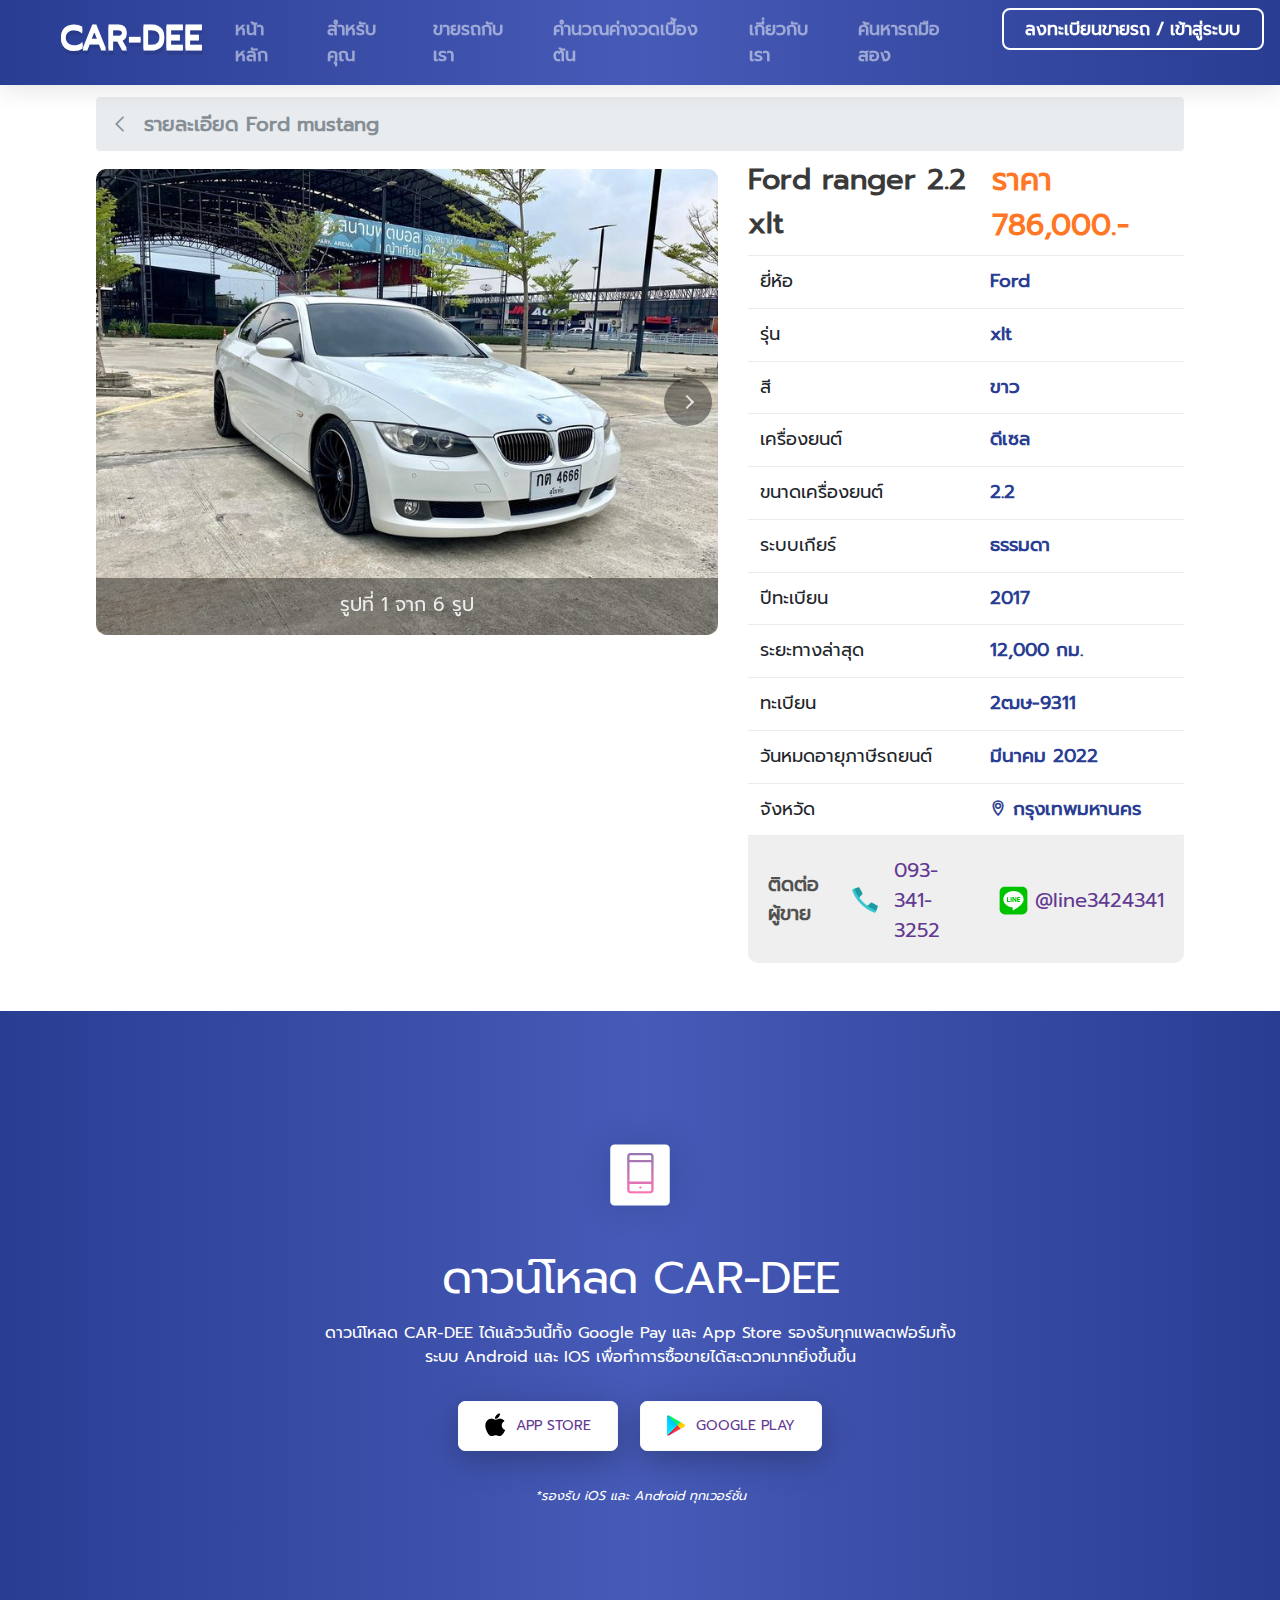
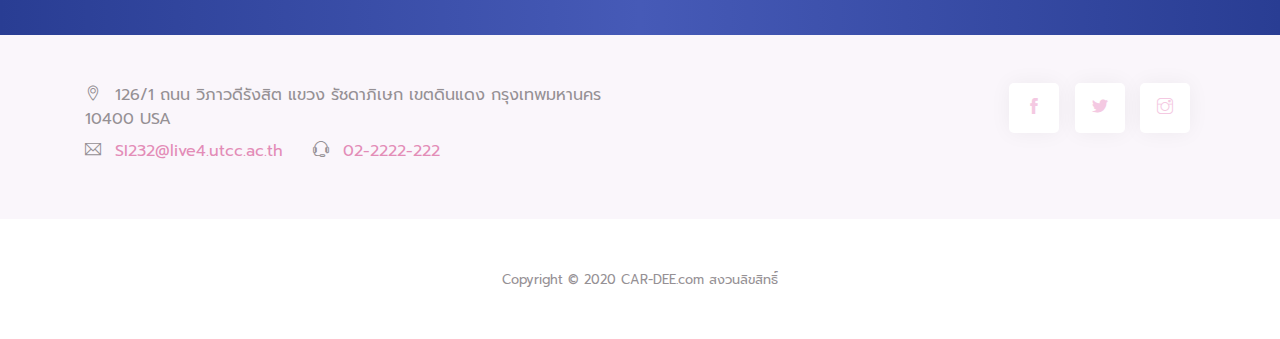
<file: car-detail.html>
<!doctype html>
<html lang="en" id="active">

<head>
    <title>CAR-DEE</title>
    <meta charset="utf-8">
    <meta name="viewport" content="width=device-width, initial-scale=1, shrink-to-fit=no">
    <meta name="description" content="Mobland - Mobile App Landing Page Template">
    <meta name="keywords" content="HTML5, bootstrap, mobile, app, landing, ios, android, responsive">
    <link rel="dns-prefetch" href="//fonts.googleapis.com">
    <link href="https://fonts.googleapis.com/css?family=Rubik:300,400,500" rel="stylesheet">
    <link rel="stylesheet" href="css/bootstrap.min.css">
    <link rel="stylesheet" href="css/themify-icons.css">
    <link rel="stylesheet" href="css/owl.carousel.min.css">
    <link href="css/style.css" rel="stylesheet">
</head>

<body data-spy="scroll" data-target="#navbar" data-offset="30"
    style="background: rgb(255, 255, 255);overflow-x: hidden;">
    <div class=" nav-menu fixed-top color-back" style="padding: 0 !important;">
        <div class="row">
            <div class="col-md-12">
                <nav class="navbar navbar-dark navbar-expand-lg">
                    <a class="navbar-brand" href="index.html" style="margin-left: 44px;">
                        <h3
                            style="font-weight: bold;color: #fff;    text-shadow: 0px 2px 0px #fff, 1px 6px 0px rgb(0 0 0 / 10%);">
                            CAR-DEE</h3>
                    </a>
                    <button class="navbar-toggler" type="button" data-toggle="collapse" data-target="#navbar"
                        aria-controls="navbar" aria-expanded="false" aria-label="Toggle navigation">
                        <span class="navbar-toggler-icon"></span>
                    </button>
                    <div class="collapse navbar-collapse" id="navbar"
                        style="flex-direction: column-reverse;display: flex; ">
                        <ul class="navbar-nav ">
                            <li class="nav-item"> <a class="nav-link " href="index.html?active=home"><b
                                        class="font-menu">หน้าหลัก</b></a> </li>
                            <li class="nav-item"> <a class="nav-link" href="index.html?active=search_car">
                                    <b class="font-menu">สำหรับคุณ</b></a> </li>
                            <li class="nav-item"> <a class="nav-link" href="index.html?active=gallery"><b
                                        class="font-menu">ขายรถกับเรา</b></a> </li>
                            <li class="nav-item"> <a class="nav-link" href="index.html?active=calculate"><b
                                        class="font-menu">คำนวณค่างวดเบื้องต้น</b></a> </li>
                            <li class="nav-item"> <a class="nav-link" href="index.html?active=contact"><b
                                        class="font-menu">เกี่ยวกับเรา</b> </a> </li>
                            <li class="nav-item"> <a class="nav-link" href="search-car.html" style="cursor: pointer;"><b
                                        class="font-menu">ค้นหารถมือสอง</b></a>
                            </li>
                            <li class="nav-item">
                                <a href="register.html"  style="color: #fff; border: 2px solid #fff; border-radius: 8px;"
                                    class="btn btn-outline-light my-3 my-sm-0 ml-lg-3">
                                    <b class="font-menu"> ลงทะเบียนขายรถ / เข้าสู่ระบบ</b></a>
                            </li>
                        </ul>

                    </div>
                </nav>
            </div>
        </div>
    </div>


    <div class="row" id="search_car" style="margin-top: 50px;">
        <div class="col">&nbsp;</div>
    </div>


    <div class="size-container ">
        <nav aria-label="breadcrumb">
            <ol class="breadcrumb">
                <li class="breadcrumb-item active" aria-current="page">
                    <span class="ti-angle-left" style="font-weight: bold;cursor: pointer;"
                        onclick="goToSearch()"></span> <b style="font-size: 20px; margin-left: 10px;">รายละเอียด Ford
                        mustang</b>
                </li>

            </ol>
        </nav>

        <div class="row">
            <div class="col-7" style="margin-top: 2px;">
                <div class="carousel-wrapper">
                    <div class="carousel-wrapper">
                        <div class="carousel">
                            <div id="imageCar"></div>
                            <div class="carousel-status"
                                style=" z-index: 1030;border-bottom-left-radius: 12px; border-bottom-right-radius: 12px;">
                                <p style="margin-top: 13px; font-size: 19px; color: #edecec;">
                                    <span id="statusImagesCount"></span> <span id="statusImagesTotal"></span>
                                </p>
                            </div>
                            <div id="next" class="carousel__button--next"></div>
                            <div id="prev" class="carousel__button--prev"></div>
                        </div>
                    </div>
                </div>

            </div>
            <div class="col" style="margin-top: -9px;">
                <div class="car-details-content">
                    <div class="detail-content"
                        style="display: flex; justify-content: space-between;margin-bottom: 2px;">
                        <b id="carName" style="color: rgb(58 58 58); font-size: 29px;"></b> <br>
                        <b id="carPrice" style="color: #ff7724;font-size: 30px;">ราคา 890,000.-</b>
                    </div>
                </div>
                <table class="table" style="margin-top: 7px;    margin-bottom: -9px;">
                    <tbody>

                        <tr>
                            <td class="color-header">ยี่ห้อ</td>
                            <th id="carBrand" class="color-detail"></th>
                        </tr>
                        <tr>
                            <td class="color-header">รุ่น</td>
                            <th id="carModel" class="color-detail"></th>
                        </tr>
                        <tr>
                            <td class="color-header">สี</td>
                            <th id="carColor" class="color-detail"></th>
                        </tr>
                        <tr>
                            <td class="color-header">เครื่องยนต์</td>
                            <th id="carEngine" class="color-detail"></th>
                        </tr>
                        <tr>
                            <td class="color-header">ขนาดเครื่องยนต์</td>
                            <th id="carEngineSize" class="color-detail"></th>
                        </tr>
                        <tr>
                            <td class="color-header"> ระบบเกียร์</td>
                            <th id="carGear" class="color-detail"></th>
                        </tr>
                        <tr>
                            <td class="color-header">ปีทะเบียน</td>
                            <th id="carYear" class="color-detail"></th>
                        </tr>
                        <tr>
                            <td class="color-header">ระยะทางล่าสุด</td>
                            <th id="carMiles" class="color-detail"></th>
                        </tr>
                        <tr>
                            <td class="color-header">ทะเบียน</td>
                            <th id="carRegistrationNumber" class="color-detail"></th>
                        </tr>
                        <tr>
                            <td class="color-header">วันหมดอายุภาษีรถยนต์</td>
                            <th id="carExpire" class="color-detail">มีนาคม 2022</th>
                        </tr>
                        <tr>
                            <td class="color-header">จังหวัด</td>
                            <th id="carLocation" class="color-detail">
                            </th>
                        </tr>
                        <tr>
                            <td></td>
                            <th></th>
                        </tr>
                    </tbody>
                </table>
                <div class="card"
                    style="background: #efefef; border: none;  margin-top: -24px; border-top-left-radius: 2px; border-top-right-radius: 2px; border-bottom-right-radius: 10px; border-bottom-left-radius: 10px;">
                    <div class="card-body" style="padding-top: 19px; padding-bottom: 18px;">
                        <div class="contact-sell"
                            style="display: flex; justify-content: flex-start; flex-direction: row; align-content: center; align-items: center;">
                            <b style="font-size: 19.3px; color: #525252; margin-right: 11px; ">ติดต่อผู้ขาย</b> <img
                                src="images/icons8-phone-48.png" class="img-fluid icon-width" alt="logo"
                                style="width: 32px;margin-left: 10px;">
                            <h4 class="modal-title" style="font-size: 20px;margin-left: 13px;">093-341-3252</h4>
                            <img src="images/icons8-line.svg" class="img-fluid icon-width" alt="logo"
                                style="width: 37px;margin-left: 19px;">
                            <h4 class="modal-title" style="font-size: 20px; margin-left: 3px;">@line3424341</h4>
                        </div>
                    </div>
                </div>
            </div>
        </div>
    </div>

    </div>



    <div class="section bg-gradient mt-5">
        <div class="container">
            <div class="call-to-action">
                <div class="box-icon"><span class="ti-mobile gradient-fill ti-3x"></span></div>
                <h2>ดาวน์โหลด CAR-DEE</h2>
                <p class="tagline" style=" color: #FFF !important;">ดาวน์โหลด CAR-DEE ได้แล้ววันนี้ทั้ง Google
                    Pay และ App Store รองรับทุกแพลตฟอร์มทั้งระบบ Android และ IOS
                    เพื่อทำการซื้อขายได้สะดวกมากยิ่งขึ้นขึ้น
                </p>
                <div class="my-4">
                    <a href="#" class="btn btn-light" style="border-radius: 7px;"><img src="images/appleicon.png"
                            alt="icon"> App
                        Store</a>
                    <a href="#" class="btn btn-light" style="border-radius: 7px;"><img src="images/playicon.png"
                            alt="icon">
                        Google play</a>
                </div>
                <p style=" color: #FFF !important;"><small><i>*รองรับ iOS และ Android ทุกเวอร์ชั่น</i></small></p>
            </div>
        </div>

    </div>
    <div class="light-bg py-5">
        <div class="container">
            <div class="row">
                <div class="col-lg-6 text-center text-lg-left">
                    <p class="mb-2"> <span class="ti-location-pin mr-2"></span> 126/1 ถนน วิภาวดีรังสิต แขวง รัชดาภิเษก
                        เขตดินแดง กรุงเทพมหานคร 10400
                        USA
                    </p>
                    <div class=" d-block d-sm-inline-block">
                        <p class="mb-2">
                            <span class="ti-email mr-2"></span> <a class="mr-4"
                                href="mailto:support@mobileapp.com">SI232@live4.utcc.ac.th</a>
                        </p>
                    </div>
                    <div class="d-block d-sm-inline-block">
                        <p class="mb-0">
                            <span class="ti-headphone-alt mr-2"></span> <a href="tel:51836362800">02-2222-222</a>
                        </p>
                    </div>
                </div>
                <div class="col-lg-6">
                    <div class="social-icons">
                        <a href="#"><span class="ti-facebook"></span></a>
                        <a href="#"><span class="ti-twitter-alt"></span></a>
                        <a href="#"><span class="ti-instagram"></span></a>
                    </div>
                </div>
            </div>
        </div>
    </div>
    <footer class="my-5 text-center">
        <p class="mb-2"><small>Copyright © 2020 CAR-DEE.com สงวนลิขสิทธิ์</small></p>
    </footer>
    <script src="js/jquery-3.2.1.min.js"></script>
    <script src="js/bootstrap.bundle.min.js"></script>
    <script src="js/owl.carousel.min.js"></script>
    <script src="js/script.js"></script>

    <script>

        function goToSearch() {
            window.location.href = 'search-car.html';
        }

        detailCar = {
            name: "Ford ranger 2.2 xlt",
            year: "2017",
            brand: "Ford",
            model: "xlt",
            price: 786000,
            engine: "ดีเซล",
            engineSize: "2.2",
            gear: "ธรรมดา",
            color: "ขาว",
            phoneContact: "0982139552",
            lineContact: "@line42452",
            locationCar: "กรุงเทพมหานคร",
            registrationNumber: "2ฒษ-9311",
            expire: "มีนาคม 2022",
            miles: 12000,
            listImage: [
                {
                    id: 1,
                    image: "images/car2/1.jpg",
                },
                {
                    id: 2,
                    image: "images/car2/2.jpg",
                },
                {
                    id: 3,
                    image: "images/car2/3.jpg",
                },
                {
                    id: 4,
                    image: "images/car2/5.jpg",
                },
                {
                    id: 5,
                    image: "images/car2/4.jpg",
                },
                {
                    id: 5,
                    image: "images/car2/6.jpg",
                }
            ]
        }
        var carName = document.getElementById('carName');
        carName.innerHTML = detailCar.name

        var carPrice = document.getElementById('carPrice');
        carPrice.innerHTML = "ราคา " + convertMoney(detailCar.price) + ".-"

        var carGear = document.getElementById('carGear');
        carGear.innerHTML = detailCar.gear

        var carColor = document.getElementById('carColor');
        carColor.innerHTML = detailCar.color

        var carBrand = document.getElementById('carBrand');
        carBrand.innerHTML = detailCar.brand

        var carYear = document.getElementById('carYear');
        carYear.innerHTML = detailCar.year

        var carEngine = document.getElementById('carEngine');
        carEngine.innerHTML = detailCar.engine

        var carModel = document.getElementById('carModel');
        carModel.innerHTML = detailCar.model

        var carEngineSize = document.getElementById('carEngineSize');
        carEngineSize.innerHTML = detailCar.engineSize

        var carMiles = document.getElementById('carMiles');
        carMiles.innerHTML = convertMoney(detailCar.miles) + " กม."

        var carRegistrationNumber = document.getElementById('carRegistrationNumber');
        carRegistrationNumber.innerHTML = detailCar.registrationNumber

        var carExpire = document.getElementById('carExpire');
        carExpire.innerHTML = detailCar.expire

        var carLocation = document.getElementById('carLocation');
        carLocation.innerHTML = '<span class="ti-location-pin" style="font-weight: bold;cursor: pointer;font-size: 16px;"></span> ' + detailCar.locationCar

        // set data

        const carImage = document.getElementById("imageCar");
        carImage.innerHTML = detailCar.listImage
            .map(({ id, image }, i) => `
                  <img id="active-image" class="carousel__photo " src="${image}">`).join("");

        function convertMoney(money) {
            return (Number(money)).toFixed(1).replace(/\d(?=(\d{3})+\.)/g, '$&,').split(".")[0];

        }
        !(function (d) {
            var itemClassName = "carousel__photo";
            items = d.getElementsByClassName(itemClassName),
                totalItems = items.length,
                slide = 0,
                moving = true;
            var statusImagesTotal = document.getElementById('statusImagesTotal');
            statusImagesTotal.innerHTML = "จาก " + totalItems + " รูป"
            var statusImagesCount = document.getElementById('statusImagesCount');
            statusImagesCount.innerHTML = "รูปที่ " + (slide + 1)
            if ((slide + 1) <= 1) {
                document.getElementById('prev').style.display = 'none'
            }
            function setInitialClasses() {
                items[totalItems - 1].classList.add("prev");
                items[0].classList.add("active");
                items[1].classList.add("next");
            }

            function setEventListeners() {
                var next = d.getElementsByClassName('carousel__button--next')[0],
                    prev = d.getElementsByClassName('carousel__button--prev')[0];

                next.addEventListener('click', moveNext);
                prev.addEventListener('click', movePrev);
            }
            function disableInteraction() {
                moving = true;

                setTimeout(function () {
                    moving = false
                }, 500);
            }

            function moveCarouselTo(slide) {
                if ((slide + 1) <= 1) {
                    document.getElementById('prev').style.display = 'none'
                } else {
                    document.getElementById('prev').style.display = 'grid'
                }
                if ((slide + 1) == totalItems) {
                    document.getElementById('next').style.display = 'none'
                } else {
                    document.getElementById('next').style.display = 'grid'
                }

                var statusImagesCount = document.getElementById('statusImagesCount');
                statusImagesCount.innerHTML = "รูปที่ " + (slide + 1)
                if (!moving) {
                    disableInteraction();
                    var newPrevious = slide - 1,
                        newNext = slide + 1,
                        oldPrevious = slide - 2,
                        oldNext = slide + 2;
                    if ((totalItems - 1) > 3) {
                        if (newPrevious <= 0) {
                            oldPrevious = (totalItems - 1);
                        } else if (newNext >= (totalItems - 1)) {
                            oldNext = 0;
                        }
                        if (slide === 0) {
                            newPrevious = (totalItems - 1);
                            oldPrevious = (totalItems - 2);
                            oldNext = (slide + 1);
                        } else if (slide === (totalItems - 1)) {
                            newPrevious = (slide - 1);
                            newNext = 0;
                            oldNext = 1;
                        }
                        items[oldPrevious].className = itemClassName;
                        items[oldNext].className = itemClassName;
                        items[newPrevious].className = itemClassName + " prev";
                        items[slide].className = itemClassName + " active";
                        items[newNext].className = itemClassName + " next";
                    }
                }
            }

            function moveNext() {
                if (!moving) {
                    if (slide === (totalItems - 1)) {
                        slide = 0;
                    } else {
                        slide++;
                    }
                    moveCarouselTo(slide);
                }
            }
            function movePrev() {
                if (!moving) {
                    if (slide === 0) {
                        slide = (totalItems - 1);
                    } else {
                        slide--;
                    }
                    moveCarouselTo(slide);
                }
            }
            function initCarousel() {
                setInitialClasses();
                setEventListeners();
                moving = false;
            }
            initCarousel();

        }(document));


    </script>
</body>

<style>
    .carousel-status {
        width: 100%;
        display: flex;
        z-index: 1030;
        position: absolute;
        justify-content: center;
        bottom: 0;
        background: rgb(2 2 2 / 40%);

    }

    @font-face {
        font-family: "Prompt";
        src: url("fonts/Prompt-Regular.ttf"), url("fonts/Prompt-Medium.ttf"),
            url("fonts/Prompt-SemiBold.ttf");
    }

    .color-detail {
        color: rgb(41, 61, 147);
        font-size: 18.5px;
    }
    .color-header{
        font-size: 18px;
    }

    .input-style {
        cursor: pointer;
        border-radius: 12px;
        width: 100%;
        border: none;
        background: #efefef;
        -webkit-box-shadow: inset 0 -1px 0 #ebebeb;
        box-shadow: inset 0 -1px 0 #ebebeb;
        padding: 0 10px;
        -webkit-appearance: none;
        -moz-appearance: none;
        -o-appearance: none;
    }

    input[type=radio] {
        width: 20px;
        height: 20px;
    }

    * {
        font-family: "Prompt", sans-serif;
    }

    .ti-angle-left:hover {
        color: rgb(41, 61, 147);
        font-size: 18px;
    }

    .font-menu {
        font-size: 17.5px !important;
    }

    .nav-menu.color-back {
        background-color: rgb(74, 13, 143);
        background: -moz-linear-gradient(90deg, rgb(41, 61, 147) 0%, rgb(70, 90, 183) 50%, rgb(41, 61, 147) 100%);
        background: -webkit-linear-gradient(90deg, rgb(41, 61, 147) 0%, rgb(70, 90, 183) 50%, rgb(41, 61, 147) 100%);
        background: linear-gradient(90deg, rgb(41, 61, 147) 0%, rgb(70, 90, 183) 50%, rgb(41, 61, 147) 100%);
        -webkit-box-shadow: 0px 5px 23px 0px rgba(0, 0, 0, 0.1);
        -moz-box-shadow: 0px 5px 23px 0px rgba(0, 0, 0, 0.1);
        box-shadow: 0px 5px 23px 0px rgba(0, 0, 0, 0.1);
    }

    .size-container {
        margin-left: 7.5%;
        margin-right:  7.5%;
        margin-top: 23px;
    }


    /* <------------------carousel----------------> */

    .carousel-wrapper {
        overflow: hidden;
        /* width: 90%; */
        margin: auto;
    }

    .carousel-wrapper * {
        box-sizing: border-box;
    }

    .carousel {
        -webkit-transform-style: preserve-3d;
        -moz-transform-style: preserve-3d;
        transform-style: preserve-3d;
    }

    .carousel__photo {
        opacity: 0;
        position: absolute;
        top: 0;
        width: 100%;
        margin: auto;
        border-radius: 10px;
        /* padding: 1rem 4rem; */
        z-index: 100;
        transition: transform .5s, opacity .5s, z-index .5s;
    }

    .carousel__photo.initial,
    .carousel__photo.active {
        opacity: 1;
        position: relative;
        z-index: 900;
    }

    .carousel__photo.prev,
    .carousel__photo.next {
        z-index: 800;
    }

    .carousel__photo.prev {
        transform: translateX(-100%);
    }

    .carousel__photo.next {
        transform: translateX(100%);
    }

    .carousel__button--prev,
    .carousel__button--next {
        position: absolute;
        top: 50%;
        width: 3rem;
        height: 3rem;
        background: rgb(2 2 2 / 40%);
        transform: translateY(-50%);
        border-radius: 50%;
        cursor: pointer;
        z-index: 1001;
        /* border: 1px solid black; */
    }

    .carousel__button--prev {
        left: 6px;
    }

    .carousel__button--next {
        right: 6px;
    }

    .carousel__button--prev::after,
    .carousel__button--next::after {
        content: " ";
        position: absolute;
        width: 10px;
        height: 10px;
        top: 50%;
        left: 54%;
        border-right: 2px solid #e5e3e3;
        border-bottom: 2px solid #e5e3e3;
        transform: translate(-50%, -50%) rotate(135deg);
    }

    .carousel__button--next::after {
        left: 47%;
        transform: translate(-50%, -50%) rotate(-45deg);
    }
</style>

</html>
</file>
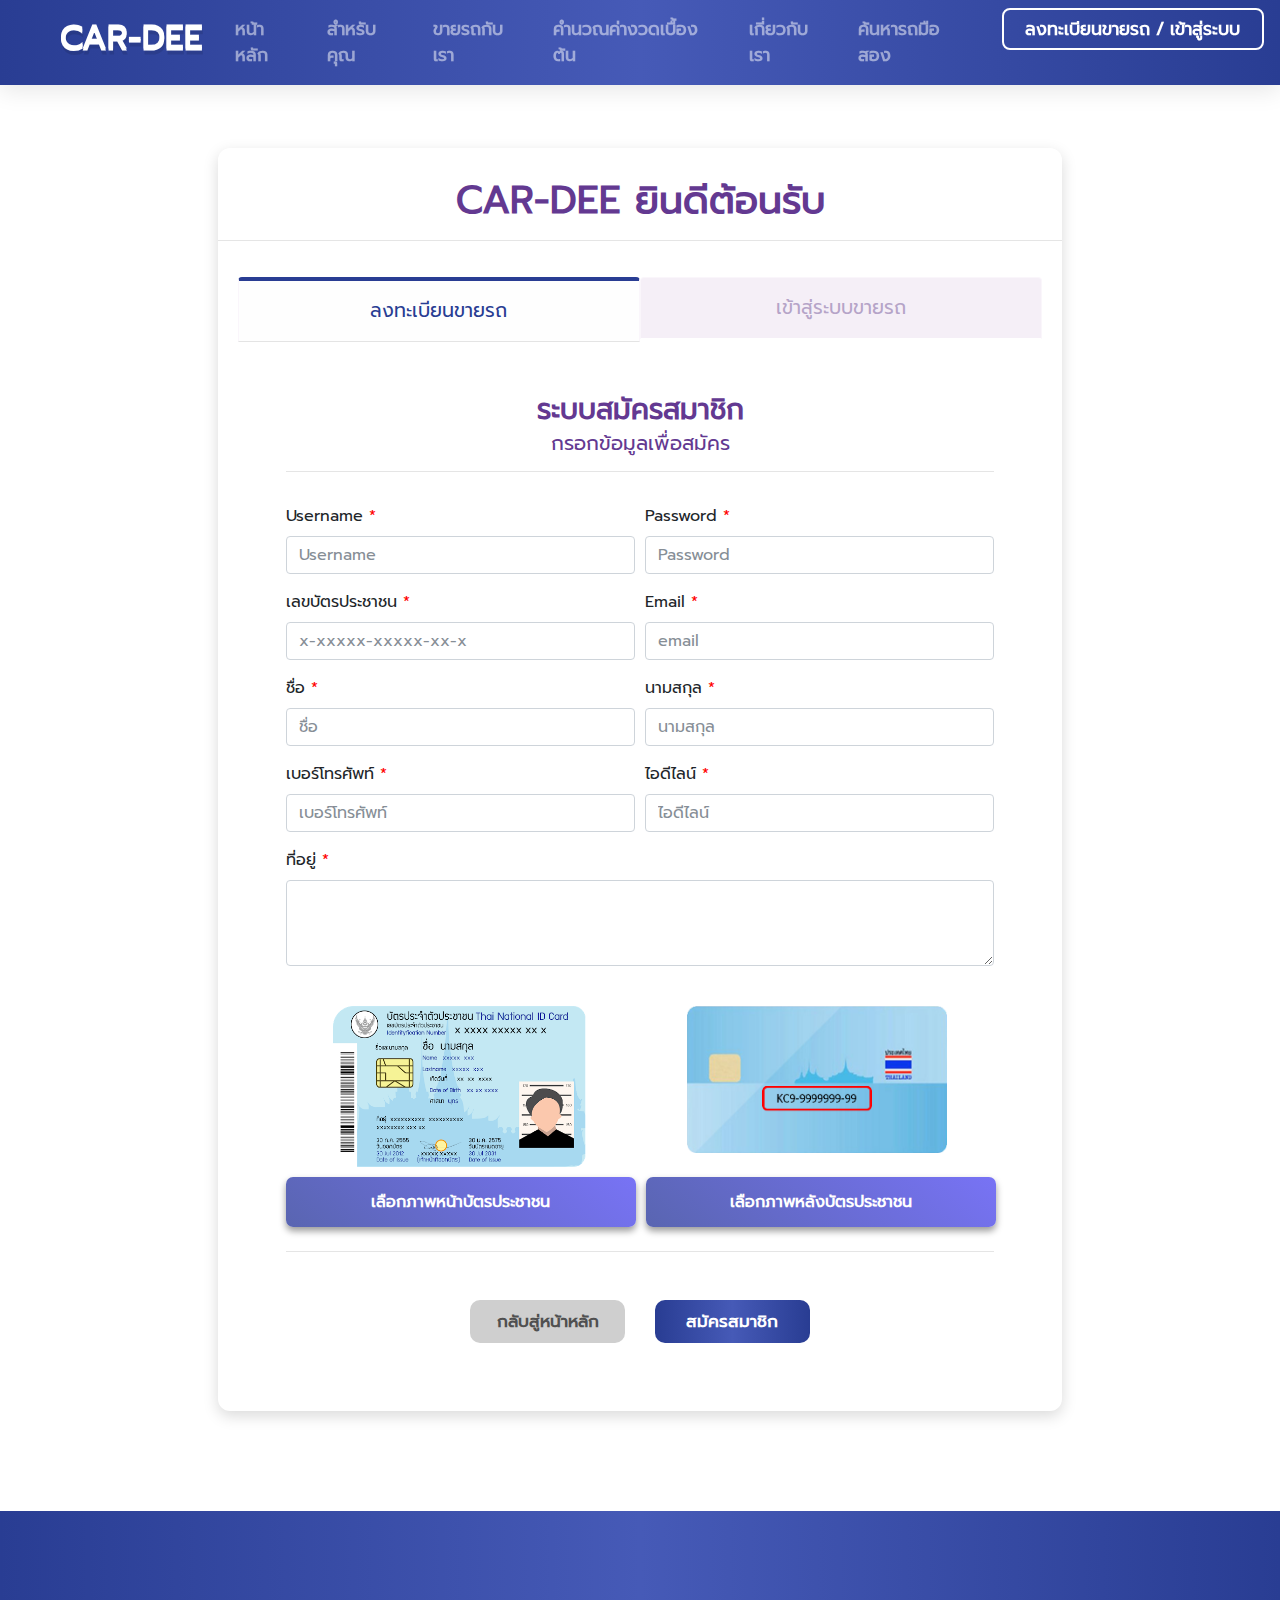
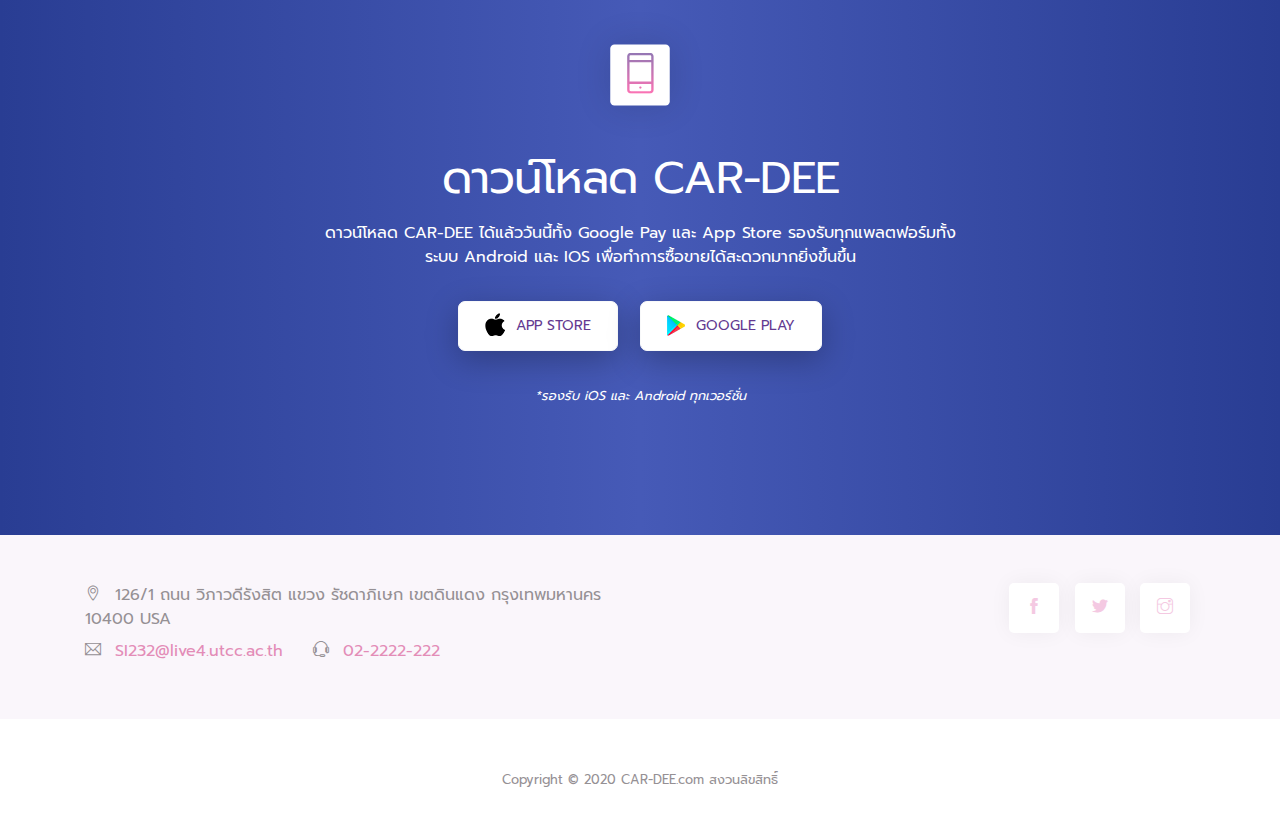
<file: register.html>
<!doctype html>
<html lang="en">

<head>
    <title>CAR-DEE</title>
    <meta charset="utf-8">
    <meta name="viewport" content="width=device-width, initial-scale=1, shrink-to-fit=no">
    <meta name="description" content="Mobland - Mobile App Landing Page Template">
    <meta name="keywords" content="HTML5, bootstrap, mobile, app, landing, ios, android, responsive">
    <link rel="dns-prefetch" href="//fonts.googleapis.com">
    <link href="https://fonts.googleapis.com/css?family=Rubik:300,400,500" rel="stylesheet">
    <link rel="stylesheet" href="css/bootstrap.min.css">
    <link rel="stylesheet" href="css/themify-icons.css">
    <link rel="stylesheet" href="css/owl.carousel.min.css">
    <link href="css/style.css" rel="stylesheet">\
</head>

<body data-spy="scroll" data-target="#navbar" data-offset="30" id="active"
    style="background: rgb(255, 255, 255);overflow-x: hidden;">
    <div class=" nav-menu fixed-top color-back">
        <div class="row">
            <div class="col-md-12">
                <nav class="navbar navbar-dark navbar-expand-lg">
                    <a class="navbar-brand" href="index.html" style="margin-left: 44px;">
                        <h3
                            style="font-weight: bold;color: #fff;    text-shadow: 0px 2px 0px #fff, 1px 6px 0px rgb(0 0 0 / 10%);">
                            CAR-DEE</h3>
                    </a>
                    <button class="navbar-toggler" type="button" data-toggle="collapse" data-target="#navbar"
                        aria-controls="navbar" aria-expanded="false" aria-label="Toggle navigation">
                        <span class="navbar-toggler-icon"></span>
                    </button>
                    <div class="collapse navbar-collapse" id="navbar"
                        style="flex-direction: column-reverse;display: flex; ">
                        <ul class="navbar-nav ">
                            <li class="nav-item"> <a class="nav-link " href="index.html?active=home"><b
                                        class="font-menu">หน้าหลัก</b></a> </li>
                            <li class="nav-item"> <a class="nav-link" href="index.html?active=search_car">
                                    <b class="font-menu">สำหรับคุณ</b></a> </li>
                            <li class="nav-item"> <a class="nav-link" href="index.html?active=gallery"><b
                                        class="font-menu">ขายรถกับเรา</b></a> </li>
                            <li class="nav-item"> <a class="nav-link" href="index.html?active=calculate"><b
                                        class="font-menu">คำนวณค่างวดเบื้องต้น</b></a> </li>
                            <li class="nav-item"> <a class="nav-link" href="index.html?active=contact"><b
                                        class="font-menu">เกี่ยวกับเรา</b> </a> </li>
                            <li class="nav-item"> <a class="nav-link" href="search-car.html" style="cursor: pointer;"><b
                                        class="font-menu">ค้นหารถมือสอง</b></a>
                            </li>
                            <li class="nav-item">
                                <a href="register.html" style="color: #fff; border: 2px solid #fff; border-radius: 8px;"
                                    class="btn btn-outline-light my-3 my-sm-0 ml-lg-3">
                                    <b class="font-menu"> ลงทะเบียนขายรถ / เข้าสู่ระบบ</b></a>
                            </li>
                        </ul>

                    </div>
                </nav>
            </div>
        </div>
    </div>


    <div class="row" id="search_car" style="margin-top: 50px;">
        <div class="col">&nbsp;</div>
    </div>


    <div class="size-container ">

        <div class="card"
            style="box-shadow: rgba(0, 0, 0, 0.15) 0px 5px 15px 0px;margin-top: 50px;margin-bottom: 100px;border-radius: 12px; border: none;">
            <div class="section-title" style="margin-top: 30px;margin-bottom: 0px;">
                <h3 style="color: #633991; font-size: 38px; font-weight: bold;">CAR-DEE ยินดีต้อนรับ </h3>
                <hr>
            </div>
            <div class="card-body text-center">
                <div class="row">
                    <div class="col">
                        <ul class="nav nav-tabs nav-justified" role="tablist">
                            <li class="nav-item">
                                <a class="nav-link active" data-toggle="tab" href="#register">ลงทะเบียนขายรถ</a>
                            </li>
                            <li class="nav-item">
                                <a class="nav-link" data-toggle="tab" href="#login">เข้าสู่ระบบขายรถ</a>
                            </li>
                        </ul>
                        <div class="tab-content" style="box-shadow: none !important;">
                            <div class="tab-pane fade show active text-left" id="register"
                                style="border-top-width: 7px;">
                                <div class="row mb-3">
                                    <div class="col text-center">
                                        <b style="font-size: 28px !important;color: #633991;">ระบบสมัครสมาชิก</b>
                                        <h4>กรอกข้อมูลเพื่อสมัคร</h4>
                                        <hr>
                                    </div>
                                </div>
                                <div class="form-row">
                                    <div class="form-group col-md-6">
                                        <label for="usernameRegis">Username <span style="color: red;">*</span></label>
                                        <input type="text" class="form-control" id="usernameRegis"
                                            placeholder="Username">
                                        <div class="invalid-feedback">
                                            username ต้องมากกว่า 6 ตัวขึ้นไป
                                        </div>
                                    </div>
                                    <div class="form-group col-md-6">
                                        <label for="passwordRegis">Password <span style="color: red;">*</span></label>
                                        <input type="password" class="form-control" id="passwordRegis"
                                            placeholder="Password">
                                        <div class="invalid-feedback">
                                            password ต้องมากกว่า 6 ตัวขึ้นไป
                                        </div>
                                    </div>

                                    <div class="form-group col-md-6">
                                        <label for="cid">เลขบัตรประชาชน <span style="color: red;">*</span></label>
                                        <input type="text" class="form-control" id="cid"   maxlength="13"
                                            placeholder="x-xxxxx-xxxxx-xx-x">
                                        <div class="invalid-feedback">
                                            เลขบัตรประชาชน 13 หลักไม่ถูกต้อง
                                        </div>
                                    </div>
                                    <div class="form-group col-md-6">
                                        <label for="back_cid">Email <span
                                                style="color: red;">*</span></label>
                                        <input type="text" class="form-control" id="email"
                                            placeholder="email">
                                        <div class="invalid-feedback">
                                            กรอก Email ไม่ถูกต้อง
                                        </div>
                                    </div>
                                    <div class="form-group col-md-6">
                                        <label for="fname">ชื่อ <span style="color: red;">*</span></label>
                                        <input type="text" class="form-control" id="fname" placeholder="ชื่อ">
                                        <div class="invalid-feedback">
                                            กรุณากรอกชื่อ
                                        </div>
                                    </div>
                                    <div class="form-group col-md-6">
                                        <label for="lname">นามสกุล <span style="color: red;">*</span></label>
                                        <input type="text" class="form-control" id="lname" placeholder="นามสกุล">
                                        <div class="invalid-feedback">
                                            กรุณากรอกนามสกุล
                                        </div>
                                    </div>
                                    <div class="form-group col-md-6">
                                        <label for="phoneNumber">เบอร์โทรศัพท์ <span
                                                style="color: red;">*</span></label>
                                        <input type="text" class="form-control" maxlength="10" id="phoneNumber"
                                            placeholder="เบอร์โทรศัพท์">
                                        <div class="invalid-feedback">
                                            กรอกเบอร์โทรศัพท์ 10 หลักเท่านั้น
                                        </div>
                                    </div>
                                    <div class="form-group col-md-6">
                                        <label for="idline">ไอดีไลน์ <span style="color: red;">*</span></label>
                                        <input type="text" class="form-control" id="idline" placeholder="ไอดีไลน์">
                                        <div class="invalid-feedback">
                                            กรุณากรอกไอดีไลน์
                                        </div>
                                    </div>
                                    <div class="form-group col-md-12">
                                        <label for="address">ที่อยู่ <span style="color: red;">*</span></label>
                                        <textarea class="form-control" id="address" rows="3"></textarea>
                                        <div class="invalid-feedback">
                                            กรุณากรอกที่อยู่
                                        </div>
                                    </div>
                                </div>



                                <div class="mt-lg-4"
                                    style="margin-bottom: 16px;display: flex;margin-bottom: 5px;justify-content: space-around;">
                                    <div class="image-f">
                                        <img id="fileFShow" src="images/cid/id_puth.png" alt="รอเลือกภาพ"
                                            style="width: 260px;" />
                                    </div>

                                    <div class="image-b">
                                        <img id="fileBShow" src="images/cid/laser_code.png" alt="รอเลือกภาพ"
                                            style="width: 260px;" />
                                    </div>

                                </div>
                                <div
                                    style="display: flex;margin-bottom: 16px;justify-content: space-around;margin-top: 10px;">
                                    <div class="file-input" style="margin-right: 10px;">
                                        <input accept="image/*" type='file' id="fileF" id="fileF" name="fileF"
                                            class="file">
                                        <label for="fileF">เลือกภาพหน้าบัตรประชาชน</label>
                                    </div>
                                    <div class="file-input">
                                        <input type="file" id="fileB" name="fileB" class="file">
                                        <label for="fileB">เลือกภาพหลังบัตรประชาชน</label>
                                    </div>
                                </div>
                                <hr>
                                <div class="row mt-5">
                                    <div class="col-3"></div>
                                    <div class="col-3">
                                        <button type="button" class="btn btn-block"
                                            style="border-radius: 10px;background-color: #cfcfcf;cursor: pointer;padding-top: 8px; padding-bottom: 8px;">
                                            <b style="font-size: 17px;color: #505050;"
                                                class="mt-2 mb-2">กลับสู่หน้าหลัก</b></button>
                                    </div>
                                    <div class="col-3">
                                        <button type="button" class="btn btn-block" onclick="register()"
                                            style="border-radius: 10px;padding-top: 8px; padding-bottom: 8px; background: linear-gradient(90deg, rgb(41, 61, 147) 0%, rgb(70, 90, 183) 50%, rgb(41, 61, 147) 100%);cursor: pointer;">
                                            <b style="font-size: 17px;color: #fff;">สมัครสมาชิก</b></button>
                                    </div>
                                </div>
                            </div>

                            <div class="tab-pane fade" id="login">

                                <div class="row">
                                    <div class="col-3"></div>
                                    <div class="col-6">
                                        <b style="font-size: 28px !important;color: #633991;">เข้าสู่ระบบ</b>
                                        <h4>Login to Continue</h4>
                                        <hr>
                                    </div>
                                </div>
                                <div class="row">
                                    <div class="col-3"></div>
                                    <div class="col-6">
                                        <div class="form-group mt-2" style="text-align: left;">
                                            <span class="ti-user position-icon"></span>
                                            <input class="form-control input-style" type="text"
                                                placeholder="Enter username" id="username">
                                            <div class="invalid-feedback"
                                                style="margin-left: 48px;margin-bottom: -15px;">
                                                username ต้องมากกว่า 6 ตัวขึ้นไป
                                            </div>
                                        </div>
                                    </div>
                                </div>
                                <div class="row">
                                    <div class="col-3"></div>
                                    <div class="col-6">
                                        <div class="form-group mt-2" style="text-align: left;">
                                            <span class="ti-key position-icon"></span>
                                            <input class="form-control input-style" type="password"
                                                placeholder="Enter password" id="password">
                                            <div class="invalid-feedback" style="margin-left: 48px;">
                                                password ต้องมากกว่า 6 ตัวขึ้นไป
                                            </div>
                                        </div>
                                    </div>
                                </div>
                                <div class="row">
                                    <div class="col-3"></div>
                                    <div class="col-6" style="display: flex;justify-content: space-between;">
                                        <div class="form-check form-check-inline" style="margin-left: 35px;">
                                            <input class="form-check-input" type="checkbox" id="inlineCheckbox1"
                                                value="option1" style="zoom: 1.5;margin-top: 2px;">
                                            <label class="form-check-label pl-0" for="inlineCheckbox1"
                                                style="color: #606060;">จำรหัสผ่าน</label>
                                        </div>
                                        <u style="color: #606060;"><span class="ti-key"></span>&nbsp;ลืมรหัสผ่าน</u>
                                    </div>
                                </div>
                                <div class="row mt-4">
                                    <div class="col-3"></div>
                                    <div class="col-3">
                                        <button type="button" class="btn btn-block"
                                            style="border-radius: 10px;background-color: #cfcfcf;cursor: pointer;padding-top: 8px; padding-bottom: 8px;">
                                            <b style="font-size: 17px;color: #505050;"
                                                class="mt-2 mb-2">กลับสู่หน้าหลัก</b></button>
                                    </div>
                                    <div class="col-3">
                                        <button type="button" class="btn btn-block" onclick="login()"
                                            style="border-radius: 10px;padding-top: 8px; padding-bottom: 8px; background: linear-gradient(90deg, rgb(41, 61, 147) 0%, rgb(70, 90, 183) 50%, rgb(41, 61, 147) 100%);cursor: pointer;">
                                            <b style="font-size: 17px;color: #fff;">เข้าสู่ระบบ</b></button>
                                    </div>
                                </div>

                            </div>
                        </div>
                    </div>
                </div>
            </div>
        </div>
    </div>



    <div class="section bg-gradient mt-5">
        <div class="container">
            <div class="call-to-action">
                <div class="box-icon"><span class="ti-mobile gradient-fill ti-3x"></span></div>
                <h2>ดาวน์โหลด CAR-DEE</h2>
                <p class="tagline" style=" color: #FFF !important;">ดาวน์โหลด CAR-DEE ได้แล้ววันนี้ทั้ง Google
                    Pay และ App Store รองรับทุกแพลตฟอร์มทั้งระบบ Android และ IOS
                    เพื่อทำการซื้อขายได้สะดวกมากยิ่งขึ้นขึ้น
                </p>
                <div class="my-4">
                    <a href="#" class="btn btn-light" style="border-radius: 7px;"><img src="images/appleicon.png"
                            alt="icon"> App
                        Store</a>
                    <a href="#" class="btn btn-light" style="border-radius: 7px;"><img src="images/playicon.png"
                            alt="icon">
                        Google play</a>
                </div>
                <p style=" color: #FFF !important;"><small><i>*รองรับ iOS และ Android ทุกเวอร์ชั่น</i></small></p>
            </div>
        </div>

    </div>
    <div class="light-bg py-5">
        <div class="container">
            <div class="row">
                <div class="col-lg-6 text-center text-lg-left">
                    <p class="mb-2"> <span class="ti-location-pin mr-2"></span> 126/1 ถนน วิภาวดีรังสิต แขวง รัชดาภิเษก
                        เขตดินแดง กรุงเทพมหานคร 10400
                        USA
                    </p>
                    <div class=" d-block d-sm-inline-block">
                        <p class="mb-2">
                            <span class="ti-email mr-2"></span> <a class="mr-4"
                                href="mailto:support@mobileapp.com">SI232@live4.utcc.ac.th</a>
                        </p>
                    </div>
                    <div class="d-block d-sm-inline-block">
                        <p class="mb-0">
                            <span class="ti-headphone-alt mr-2"></span> <a href="tel:51836362800">02-2222-222</a>
                        </p>
                    </div>
                </div>
                <div class="col-lg-6">
                    <div class="social-icons">
                        <a href="#"><span class="ti-facebook"></span></a>
                        <a href="#"><span class="ti-twitter-alt"></span></a>
                        <a href="#"><span class="ti-instagram"></span></a>
                    </div>
                </div>
            </div>
        </div>
    </div>
    <footer class="my-5 text-center">
        <p class="mb-2"><small>Copyright © 2020 CAR-DEE.com สงวนลิขสิทธิ์</small></p>
    </footer>
    <script src="js/jquery-3.2.1.min.js"></script>
    <script src="js/bootstrap.bundle.min.js"></script>
    <script src="js/owl.carousel.min.js"></script>
    <script src="js/script.js"></script>

    <script>
        fileF.onchange = evt => {
            const [file] = fileF.files
            if (file) {
                fileFShow.src = URL.createObjectURL(file)
            }
        }

        fileB.onchange = evt => {
            const [file] = fileB.files
            if (file) {
                fileBShow.src = URL.createObjectURL(file)
            }
        }
     
        function scripCheckCID(id) {
            if (!IsNumeric(id)) return false;
            if (id.substring(0, 1) == 0) return false;
            if (id.length != 13) return false;
            for (i = 0, sum = 0; i < 12; i++)
                sum += parseFloat(id.charAt(i)) * (13 - i);
            if ((11 - sum % 11) % 10 != parseFloat(id.charAt(12))) return false;
            return true;
        }
        function IsNumeric(input) {
            var RE = /^-?(0|INF|(0[1-7][0-7]*)|(0x[0-9a-fA-F]+)|((0|[1-9][0-9]*|(?=[\.,]))([\.,][0-9]+)?([eE]-?\d+)?))$/;
            return (RE.test(input));
        }

        function validateRegister() {
            var username = document.getElementById("usernameRegis")
            var password = document.getElementById("passwordRegis")
            var cid = document.getElementById("cid")
            var email = document.getElementById("email")
            var fname = document.getElementById("fname")
            var lname = document.getElementById("lname")
            var phoneNumber = document.getElementById("phoneNumber")
            var idline = document.getElementById("idline")
            var address = document.getElementById("address")

            if (username.value && username.value.length >= 6) {
                username.classList.remove("is-invalid");
            } else {
                username.classList.add("is-invalid");
            }
            if (password.value && password.value.length >= 6) {
                password.classList.remove("is-invalid");
            } else {
                password.classList.add("is-invalid");
            }
            if ((cid.value && cid.value.length == 13) && scripCheckCID(cid.value)) {
                cid.classList.remove("is-invalid");
            } else {
                cid.classList.add("is-invalid");
            }
            if (email.value && email.value.length == 12) {
                email.classList.remove("is-invalid");
            } else {
                email.classList.add("is-invalid");
            }
            if (fname.value) {
                fname.classList.remove("is-invalid");
            } else {
                fname.classList.add("is-invalid");
            }
            if (lname.value) {
                lname.classList.remove("is-invalid");
            } else {
                lname.classList.add("is-invalid");
            }
            if (phoneNumber.value && phoneNumber.value.length == 10) {
                phoneNumber.classList.remove("is-invalid");
            } else {
                phoneNumber.classList.add("is-invalid");
            }
            if (idline.value) {
                idline.classList.remove("is-invalid");
            } else {
                idline.classList.add("is-invalid");
            }
            if (address.value) {
                address.classList.remove("is-invalid");
            } else {
                address.classList.add("is-invalid");
            }
            if ((username.value && username.value.length >= 6) && (password.value && password.value.length >= 6) && (cid.value && cid.value.length == 13)
                && (backCid.value && backCid.value.length == 12) && fname.value && lname.value && (phoneNumber.value && phoneNumber.value.length == 10)
                && idline.value && address.value) {
              return true;
            }
            return false;
        }


        function register() {
            if(validateRegister()){

            }
        }


        function validateLogin() {
            var username = document.getElementById("username")
            var password = document.getElementById("password")
            if (username.value && username.value.length >= 6) {
                username.classList.remove("is-invalid");
            } else {
                username.classList.add("is-invalid");
                return;
            }
            if (password.value && password.value.length >= 6) {
                password.classList.remove("is-invalid");
            } else {
                password.classList.add("is-invalid");
                return;
            }
            return true;
        }

        function login() {
            if (validateLogin()) {
                // login
                console.log("login");
            }
        }




    </script>
</body>

<style>
    .position-icon {
        position: absolute;
        left: 14px;
        top: 8px;
        border-radius: 10px;
        font-size: 22px;
        color: #fff;
        z-index: 1030;
        padding: 14px;
        background: linear-gradient(90deg, rgb(41, 61, 147) 0%, rgb(70, 90, 183) 50%, rgb(41, 61, 147) 100%);
    }


    .input-style {
        height: 50px;
        cursor: pointer;
        border-radius: 8px;
        width: 100%;
        /* border: none; */
        background-color: #eaebf3 !important;
        padding: 0 10px;
        -webkit-appearance: none;
        -moz-appearance: none;
        position: relative;
        -webkit-box-shadow: none;
        box-shadow: none !important;
        /* outline: none !important; */
        padding-left: 60px !important;
    }

    .file {
        opacity: 0;
        width: 0.1px;
        height: 0.1px;
        position: absolute;
    }

    .file-input label {
        display: block;
        position: relative;
        width: 350px;
        height: 50px;
        border-radius: 7px;
        background: linear-gradient(40deg, #5965b1, #7873f5);
        box-shadow: 0 4px 7px rgba(0, 0, 0, 0.4);
        display: flex;
        align-items: center;
        justify-content: center;
        color: #fff;
        font-weight: bold;
        cursor: pointer;
        transition: transform .2s ease-out;
    }

    .row-image {
        margin-top: 10px;
        display: flex;
        flex-wrap: nowrap;
        justify-content: space-around;
    }

    @font-face {
        font-family: "Prompt";
        src: url("fonts/Prompt-Regular.ttf"), url("fonts/Prompt-Medium.ttf"),
            url("fonts/Prompt-SemiBold.ttf");
    }

    .nav-tabs .nav-link.active {
        background: #fefefe;
        border-top-width: 4px;
        border-bottom-width: 1px;
        border-color: rgb(41, 61, 147) #faf6fb rgb(228, 228, 228);
        color: rgb(41, 61, 147);
    }



    * {
        font-family: "Prompt", sans-serif;
    }


    .font-menu {
        font-size: 17.5px !important;
    }

    .nav-menu {
        padding: 0rem 0;
        transition: all 0.3s ease;
    }

    .nav-menu.color-back {
        background-color: rgb(74, 13, 143);
        background: -moz-linear-gradient(90deg, rgb(41, 61, 147) 0%, rgb(70, 90, 183) 50%, rgb(41, 61, 147) 100%);
        background: -webkit-linear-gradient(90deg, rgb(41, 61, 147) 0%, rgb(70, 90, 183) 50%, rgb(41, 61, 147) 100%);
        background: linear-gradient(90deg, rgb(41, 61, 147) 0%, rgb(70, 90, 183) 50%, rgb(41, 61, 147) 100%);
        -webkit-box-shadow: 0px 5px 23px 0px rgba(0, 0, 0, 0.1);
        -moz-box-shadow: 0px 5px 23px 0px rgba(0, 0, 0, 0.1);
        box-shadow: 0px 5px 23px 0px rgba(0, 0, 0, 0.1);
    }


    .size-container {
        margin-left: 17%;
        margin-right: 17%;
        margin-top: 23px;
    }
</style>

</html>
</file>
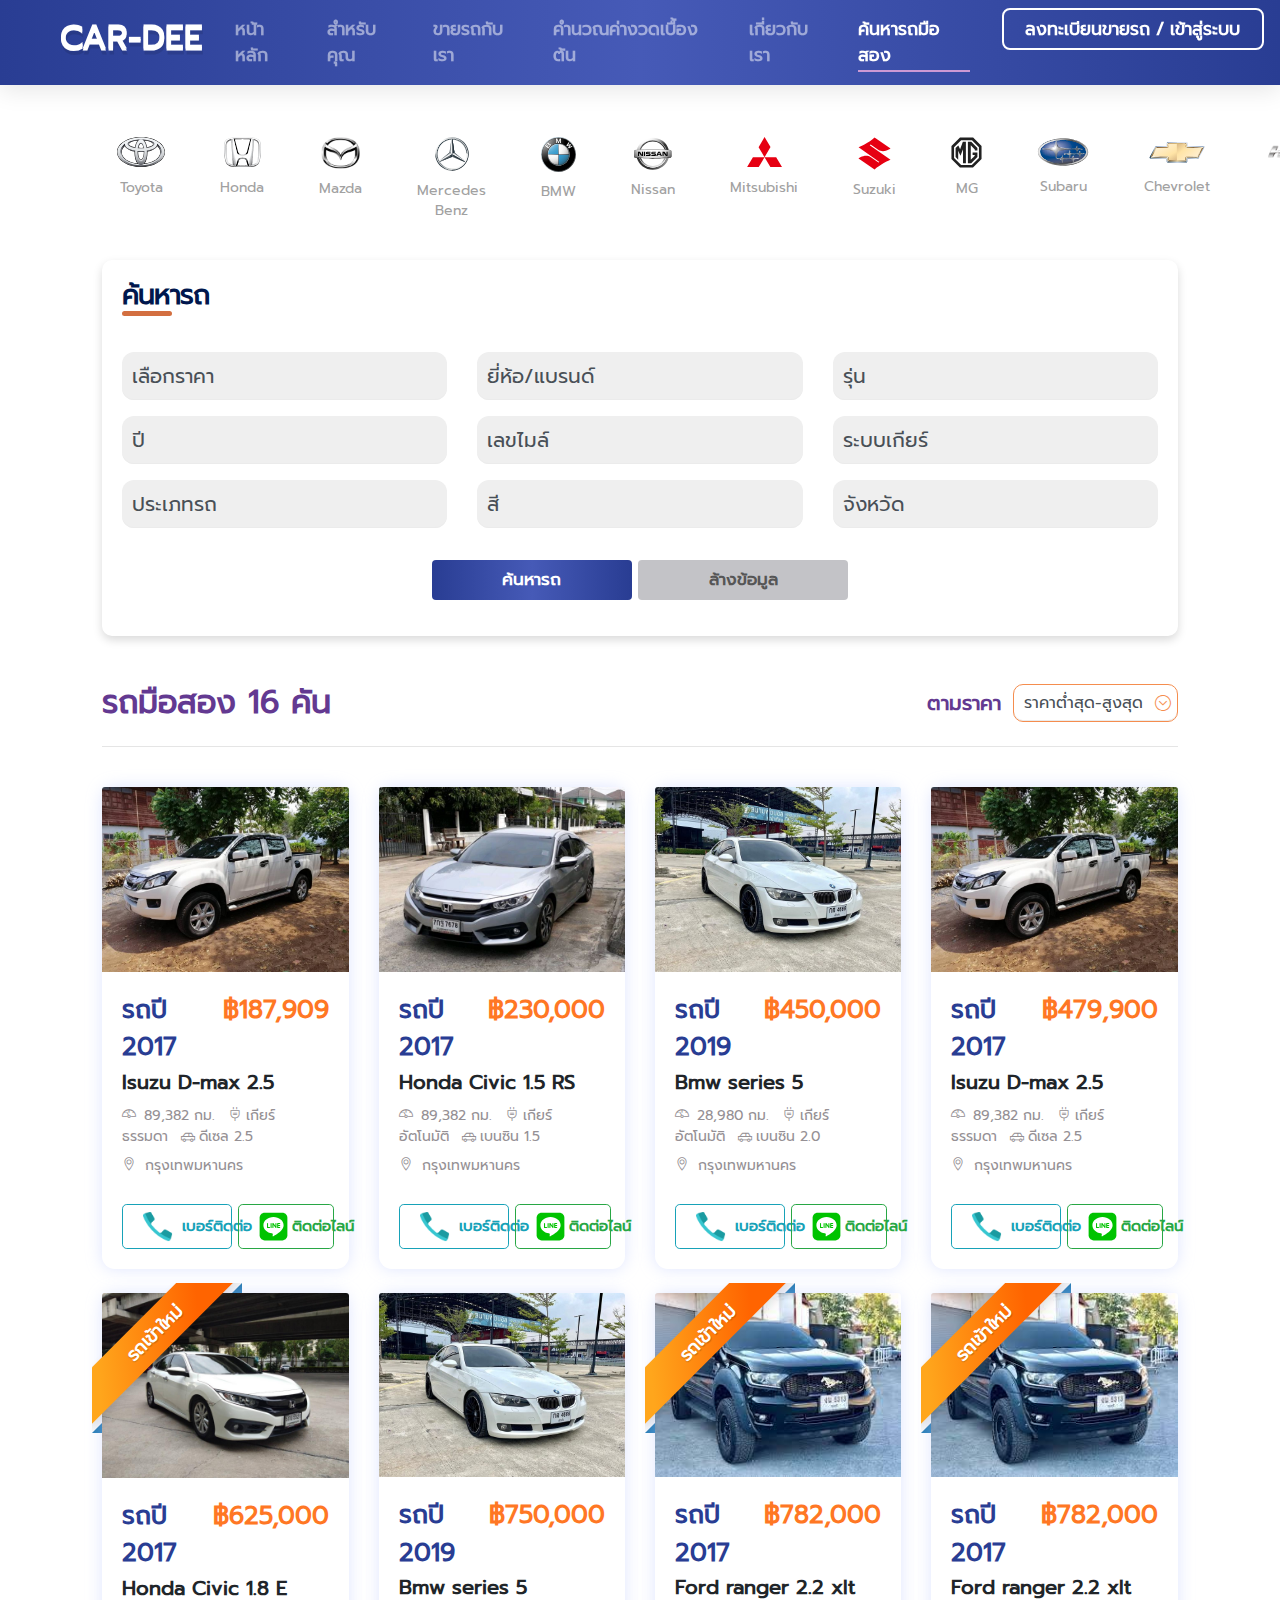
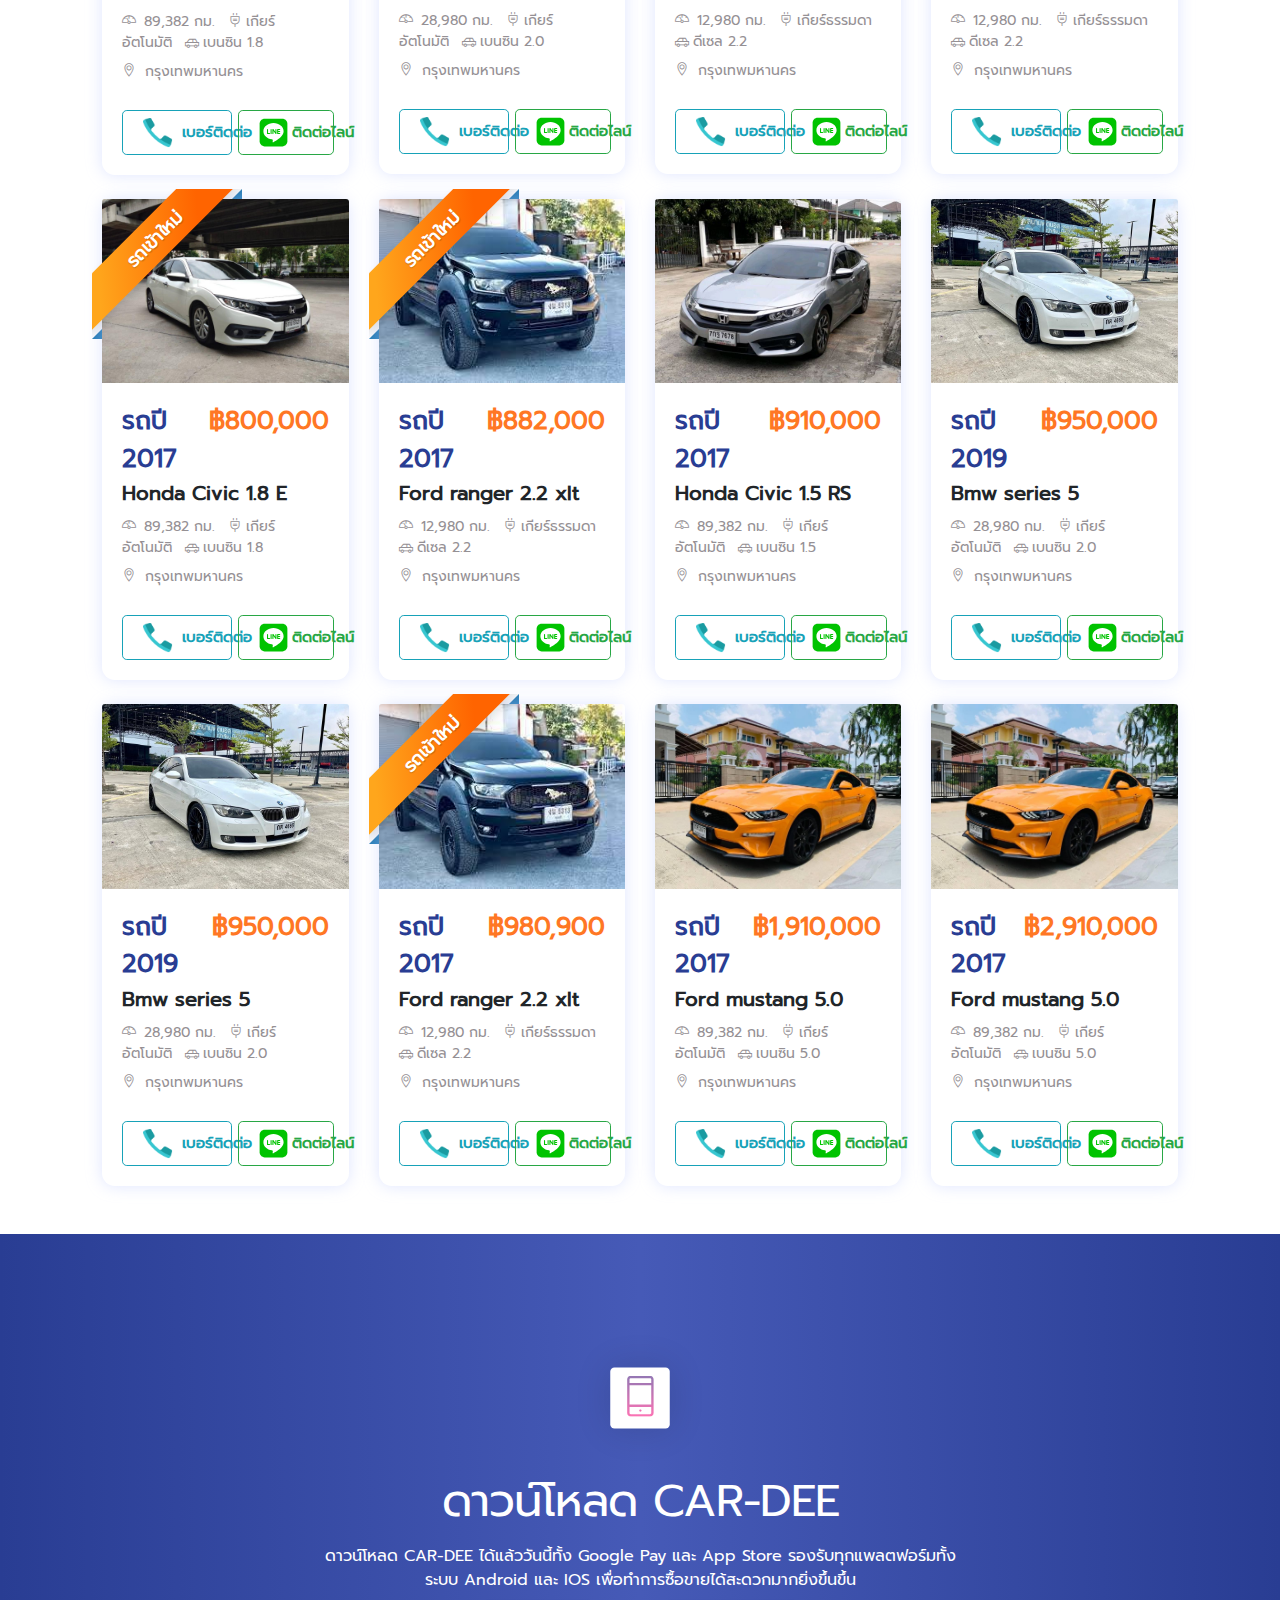
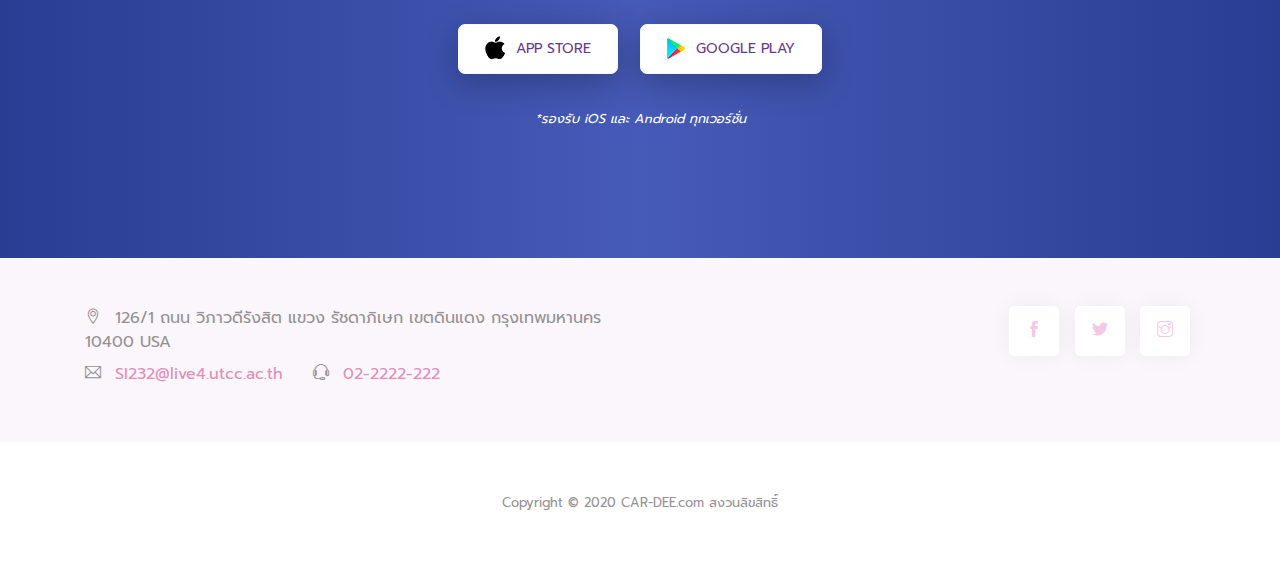
<file: search-car.html>
<!doctype html>
<html lang="en" id="active">

<head>
    <title>CAR-DEE</title>
    <meta charset="utf-8">
    <meta name="viewport" content="width=device-width, initial-scale=1, shrink-to-fit=no">
    <meta name="description" content="Mobland - Mobile App Landing Page Template">
    <meta name="keywords" content="HTML5, bootstrap, mobile, app, landing, ios, android, responsive">
    <link rel="dns-prefetch" href="//fonts.googleapis.com">
    <link href="https://fonts.googleapis.com/css?family=Rubik:300,400,500" rel="stylesheet">
    <link rel="stylesheet" href="css/bootstrap.min.css">
    <link rel="stylesheet" href="css/themify-icons.css">
    <link rel="stylesheet" href="css/owl.carousel.min.css">
    <link href="css/style.css" rel="stylesheet">
</head>

<body data-spy="scroll" data-target="#navbar" data-offset="30"
    style="background: rgb(255, 255, 255);overflow-x: hidden;">
    <div class=" nav-menu fixed-top color-back">
        <div class="row">
            <div class="col-md-12">
                <nav class="navbar navbar-dark navbar-expand-lg">
                    <a class="navbar-brand" href="index.html" style="margin-left: 44px;">
                        <h3
                            style="font-weight: bold;color: #fff;    text-shadow: 0px 2px 0px #fff, 1px 6px 0px rgb(0 0 0 / 10%);">
                            CAR-DEE</h3>
                    </a>
                    <button class="navbar-toggler" type="button" data-toggle="collapse" data-target="#navbar"
                        aria-controls="navbar" aria-expanded="false" aria-label="Toggle navigation">
                        <span class="navbar-toggler-icon"></span>
                    </button>
                    <div class="collapse navbar-collapse" id="navbar"
                        style="flex-direction: column-reverse;display: flex; ">
                        <ul class="navbar-nav ">
                            <li class="nav-item"> <a class="nav-link " href="index.html?active=home"><b
                                        class="font-menu">หน้าหลัก</b></a> </li>
                            <li class="nav-item"> <a class="nav-link" href="index.html?active=search_car">
                                    <b class="font-menu">สำหรับคุณ</b></a> </li>
                            <li class="nav-item"> <a class="nav-link" href="index.html?active=gallery"><b
                                        class="font-menu">ขายรถกับเรา</b></a> </li>
                            <li class="nav-item"> <a class="nav-link" href="index.html?active=calculate"><b
                                        class="font-menu">คำนวณค่างวดเบื้องต้น</b></a> </li>
                            <li class="nav-item"> <a class="nav-link" href="index.html?active=contact"><b
                                        class="font-menu">เกี่ยวกับเรา</b> </a> </li>
                            <li class="nav-item"> <a class="nav-link active" href="#active" style="cursor: pointer;"><b
                                        class="font-menu">ค้นหารถมือสอง</b></a>
                            </li>
                            <li class="nav-item">
                                <a href="register.html"  style="color: #fff; border: 2px solid #fff; border-radius: 8px;"
                                    class="btn btn-outline-light my-3 my-sm-0 ml-lg-3">
                                    <b class="font-menu"> ลงทะเบียนขายรถ / เข้าสู่ระบบ</b></a>
                            </li>
                        </ul>

                    </div>
                </nav>
            </div>
        </div>
    </div>


    <div class="row" id="search_car" style="margin-top: 50px;">
        <div class="col">&nbsp;</div>
    </div>


    <div class="size-container ">
        <div class="row">
            <div class="col-12">
                <div class="client-logos my-5" style="margin-top: 2.5rem!important;    margin-bottom: 2rem!important;">
                    <div class="container text-center" id="brandCar"
                        style="display: flex;    justify-content: space-around;">
                        <!-- brand 
                     -->
                    </div>
                </div>
            </div>
            <div class="col-12 mt-2" id="status-show">
                <div class="card card-search" style="border-radius: 10px;border: none;">
                    <h2 class="heading-line" style="margin-top: 12px; font-size: 27px; ">ค้นหารถ</h2>
                    <div class="card-body">
                        <div class="row">
                            <div class="col-4">
                                <div class="form-group">
                                    <select class="form-control form-control-lg input-style dropdown-toggle">
                                        <option>เลือกราคา</option>
                                        <option>น้อยกว่า 100,000</option>
                                        <option>100,000-300,000</option>
                                        <option>400,000-600,000</option>
                                        <option>มากกว่า 600,0000</option>
                                    </select>
                                </div>
                            </div>
                            <div class="col-4">
                                <div class="form-group">
                                    <select class="form-control form-control-lg input-style">
                                        <option>ยี่ห้อ/แบรนด์</option>
                                        <option>Toyota</option>
                                    </select>
                                </div>
                            </div>
                            <div class="col-4">
                                <div class="form-group">
                                    <select class="form-control form-control-lg input-style">
                                        <option>รุ่น</option>
                                        <option>veloz</option>
                                    </select>
                                </div>
                            </div>
                            <div class="col-4">
                                <div class="form-group">
                                    <select class="form-control form-control-lg input-style">
                                        <option>ปี</option>
                                        <option>2022</option>
                                    </select>
                                </div>
                            </div>
                            <div class="col-4">
                                <div class="form-group">
                                    <select class="form-control form-control-lg input-style">
                                        <option>เลขไมล์ </option>
                                        <option>30,000</option>
                                    </select>
                                </div>
                            </div>
                            <div class="col-4">
                                <div class="form-group">
                                    <select class="form-control form-control-lg input-style">
                                        <option>ระบบเกียร์</option>
                                        <option>เกียร์อัตโนมัติ</option>
                                        <option>เกียร์ธรรมดา</option>
                                    </select>
                                </div>
                            </div>
                            <div class="col-4">
                                <div class="form-group">
                                    <select class="form-control form-control-lg input-style">
                                        <option>ประเภทรถ</option>
                                        <option>SUV</option>
                                    </select>
                                </div>
                            </div>
                            <div class="col-4">
                                <div class="form-group">
                                    <select class="form-control form-control-lg input-style">
                                        <option>สี</option>
                                        <option>ดำ</option>
                                        <option>แดง</option>
                                    </select>
                                </div>
                            </div>
                            <div class="col-4">
                                <div class="form-group">
                                    <select class="form-control form-control-lg input-style">
                                        <option>จังหวัด</option>
                                        <option>กรุงเทพมหานคร</option>
                                    </select>
                                </div>
                            </div>
                        </div>
                        <div class="col-12 text-center mt-3 mb-3">
                            <button type="button" class="btn"
                                style="cursor: pointer; background: linear-gradient(90deg, rgb(41, 61, 147) 0%, rgb(70, 90, 183) 50%, rgb(41, 61, 147) 100%);">
                                <b style="color: #fff;font-size: 17px;" class="mr-5 ml-5">ค้นหารถ</b>
                            </button>
                            <button type="button" class="btn "
                                style="  background-color: #c3c3c7;cursor: pointer;color: #565656;">
                                <b style="font-size: 17px;" class="mr-5 ml-5">ล้างข้อมูล</b></button>
                        </div>

                    </div>
                </div>
            </div>


            <div class="col">
                <br>
                <br>
                <div class="position-row"
                    style="display: flex; align-content: flex-start; align-items: flex-end; justify-content: space-between;">
                    <h3 style="color: #633991;font-size:32px;font-weight: bold;" id="lengthCar"></h3>
                    <div style="display: flex;">
                        <label for="price" class="col-form-label text-right" style="padding-right: 12px;">
                            <h3 style="color: #633991;font-size: 20px;font-weight: bold;">ตามราคา</h3>
                        </label>
                        <div class="">
                            <select class="form-control  input-style" onchange="orderData(this.value)" id="selectOrder"
                                style="border: 1.6px solid #f58d4e; border-radius: 10px !important; background-color: #ffffff;">
                                <option value="low"> ราคาต่ำสุด-สูงสุด &nbsp;&nbsp;&nbsp;</option>
                                <option value="high">ราคาสูงสุด-ต่ำสุด &nbsp;&nbsp;&nbsp;</option>
                            </select>
                            <span class="ti-arrow-circle-down" id="closed"
                                style="position: absolute;top: 59px;right: 22px;color: #f58d4e;cursor: pointer;"></span>
                            <span class="ti-arrow-circle-up" id="open"
                                style="position: absolute;top: 59px;right: 22px;color: #f58d4e;cursor: pointer;"></span>
                        </div>
                    </div>
                </div>


                <hr>
                <div class="row" id="conCardDeck"></div>

            </div>
        </div>
    </div>



    <div class="section bg-gradient mt-5">
        <div class="container">
            <div class="call-to-action">
                <div class="box-icon"><span class="ti-mobile gradient-fill ti-3x"></span></div>
                <h2>ดาวน์โหลด CAR-DEE</h2>
                <p class="tagline" style=" color: #FFF !important;">ดาวน์โหลด CAR-DEE ได้แล้ววันนี้ทั้ง Google
                    Pay และ App Store รองรับทุกแพลตฟอร์มทั้งระบบ Android และ IOS
                    เพื่อทำการซื้อขายได้สะดวกมากยิ่งขึ้นขึ้น
                </p>
                <div class="my-4">
                    <a href="#" class="btn btn-light" style="border-radius: 7px;"><img src="images/appleicon.png"
                            alt="icon"> App
                        Store</a>
                    <a href="#" class="btn btn-light" style="border-radius: 7px;"><img src="images/playicon.png"
                            alt="icon">
                        Google play</a>
                </div>
                <p style=" color: #FFF !important;"><small><i>*รองรับ iOS และ Android ทุกเวอร์ชั่น</i></small></p>
            </div>
        </div>

    </div>
    <div class="light-bg py-5">
        <div class="container">
            <div class="row">
                <div class="col-lg-6 text-center text-lg-left">
                    <p class="mb-2"> <span class="ti-location-pin mr-2"></span> 126/1 ถนน วิภาวดีรังสิต แขวง รัชดาภิเษก
                        เขตดินแดง กรุงเทพมหานคร 10400
                        USA
                    </p>
                    <div class=" d-block d-sm-inline-block">
                        <p class="mb-2">
                            <span class="ti-email mr-2"></span> <a class="mr-4"
                                href="mailto:support@mobileapp.com">SI232@live4.utcc.ac.th</a>
                        </p>
                    </div>
                    <div class="d-block d-sm-inline-block">
                        <p class="mb-0">
                            <span class="ti-headphone-alt mr-2"></span> <a href="tel:51836362800">02-2222-222</a>
                        </p>
                    </div>
                </div>
                <div class="col-lg-6">
                    <div class="social-icons">
                        <a href="#"><span class="ti-facebook"></span></a>
                        <a href="#"><span class="ti-twitter-alt"></span></a>
                        <a href="#"><span class="ti-instagram"></span></a>
                    </div>
                </div>
            </div>
        </div>
    </div>
    <footer class="my-5 text-center">
        <p class="mb-2"><small>Copyright © 2020 CAR-DEE.com สงวนลิขสิทธิ์</small></p>
    </footer>


    <!-- modal -->

    <div class="modal fade" id="modalContactPhone" role="dialog">
        <div class="modal-dialog">
            <div class="modal-content">
                <div class="modal-header"
                    style="display: flex; justify-content: flex-start; flex-direction: row; align-content: center; align-items: center;">
                    <img src="images/icons8-phone-48.png" class="img-fluid icon-width" alt="logo">
                    <h4 class="modal-title" style="font-size: 24px; margin-left: 13px;">เบอร์โทรศัพท์ผู้ขาย</h4>
                </div>
                <div class="modal-body" style="    display: flex;">
                    <b id="phoneContact" class="mr-2" style="font-size: 20px; color: #6a6a6a;"></b>
                    <button onclick="copyTextPhone()" type="button" class="btn " id="buttonCopy"
                        style="padding-top: 4px; padding-right: 11px; padding-bottom: 4px; padding-left: 11px; margin-left: 4px;cursor: pointer;">
                        <b id="copyText">คัดลอก</b> </button>
                </div>
                <div class="modal-footer">
                    <button type="button" class="btn btn-default" data-dismiss="modal" style="cursor: pointer;"><b
                            style="color: #666464; font-size: 15px;">ปิด</b></button>
                </div>
            </div>

        </div>
    </div>


    <div class="modal fade" id="modalContactLine" role="dialog">
        <div class="modal-dialog">
            <div class="modal-content">
                <div class="modal-header"
                    style="display: flex; justify-content: flex-start; flex-direction: row; align-content: center; align-items: center;">
                    <img src="images/icons8-line.svg" class="img-fluid icon-width" alt="logo">
                    <h4 class="modal-title" style="font-size: 24px; margin-left: 13px;">ติดต่อไลน์ผู้ขาย</h4>
                </div>
                <div class="modal-body">
                    <b id="lineContact" class="mr-2" style="font-size: 20px; color: #6a6a6a;">
                    </b>
                </div>
                <div class="modal-footer">
                    <button type="button" class="btn btn-default" data-dismiss="modal" style="cursor: pointer;"><b
                            style="color: #666464; font-size: 15px;">ปิด</b></button>
                </div>
            </div>
        </div>
    </div>


    <script src="js/jquery-3.2.1.min.js"></script>
    <script src="js/bootstrap.bundle.min.js"></script>
    <script src="js/owl.carousel.min.js"></script>
    <script src="js/script.js"></script>

    <script>
        function goToCarDetail() {
            window.location.href = 'car-detail.html';
        }

        function copyTextPhone() {
            const cb = navigator.clipboard;
            const paragraph = document.querySelector('#phoneContact');
            cb.writeText(paragraph.innerText.split(":")[1].split("-").join('')).then(() => {
                const b = document.querySelector('#copyText');
                b.innerHTML = '<span class="ti-check"></span>' + " คัดลอกแล้ว"
                var element = document.getElementById("buttonCopy");
                element.classList.add("btn-info");
                element.classList.remove("btn-outline-info");
            });
        }




        function formatPhoneNumber(phoneNumberString) {
            var cleaned = ('' + phoneNumberString).replace(/\D/g, '');
            var match = cleaned.match(/^(\d{3})(\d{3})(\d{4})$/);
            if (match) {
                return '' + match[1] + '-' + match[2] + '-' + match[3];
            }
            return null;
        }

        var dataCar = [
            {
                name: "Bmw series 5",
                image: "images/car2/1.jpg",
                year: "2019",
                price: 950000,
                engine: "เบนซิน",
                engineSize: "2.0",
                gear: "อัตโนมัติ",
                phoneContact: "0222222222",
                lineContact: "@line",
                location: "กรุงเทพมหานคร",
                miles: "28,980",
                isNew: "old"
            },
            {
                name: "Ford ranger 2.2 xlt",
                image: "images/car2/2.jpg",
                year: "2017",
                price: 782000,
                engine: "ดีเซล",
                engineSize: "2.2",
                gear: "ธรรมดา",
                phoneContact: "03333333333",
                lineContact: "@line",
                location: "กรุงเทพมหานคร",
                miles: "12,980",
                isNew: "new"
            },
            {

                name: "Ford mustang 5.0",
                image: "images/car2/3.jpg",
                year: "2017",
                price: 1910000,
                engine: "เบนซิน",
                engineSize: "5.0",
                gear: "อัตโนมัติ",
                phoneContact: "0932423133",
                lineContact: "@line",
                location: "กรุงเทพมหานคร",
                miles: "89,382",
                isNew: "old"
            },
            {

                name: "Honda Civic 1.8 E",
                image: "images/car2/4.jpg",
                year: "2017",
                price: 625000,
                engine: "เบนซิน",
                engineSize: "1.8",
                gear: "อัตโนมัติ",
                phoneContact: "0982139552",
                lineContact: "@line",
                location: "กรุงเทพมหานคร",
                miles: "89,382",
                isNew: "new"
            },
            {

                name: "Honda Civic 1.5 RS ",
                image: "images/car2/5.jpg",
                year: "2017",
                price: 910000,
                engine: "เบนซิน",
                engineSize: "1.5",
                gear: "อัตโนมัติ",
                phoneContact: "0982139552",
                lineContact: "@line",
                location: "กรุงเทพมหานคร",
                miles: "89,382",
                isNew: "old"
            },
            {

                name: "Isuzu D-max 2.5",
                image: "images/car2/6.jpg",
                year: "2017",
                price: 187909,
                engine: "ดีเซล",
                engineSize: "2.5",
                gear: "ธรรมดา",
                phoneContact: "0982139552",
                lineContact: "@line",
                location: "กรุงเทพมหานคร",
                miles: "89,382",
                isNew: "old"
            },
            {
                name: "Bmw series 5",
                image: "images/car2/1.jpg",
                year: "2019",
                price: 450000,
                engine: "เบนซิน",
                engineSize: "2.0",
                gear: "อัตโนมัติ",
                phoneContact: "0982139552",
                lineContact: "@line",
                location: "กรุงเทพมหานคร",
                miles: "28,980",
                isNew: "old"
            },
            {
                name: "Ford ranger 2.2 xlt",
                image: "images/car2/2.jpg",
                year: "2017",
                price: 882000,
                engine: "ดีเซล",
                engineSize: "2.2",
                gear: "ธรรมดา",
                phoneContact: "0982139552",
                lineContact: "@line",
                location: "กรุงเทพมหานคร",
                miles: "12,980",
                isNew: "new"
            },
            {
                name: "Bmw series 5",
                image: "images/car2/1.jpg",
                year: "2019",
                price: 950000,
                engine: "เบนซิน",
                engineSize: "2.0",
                gear: "อัตโนมัติ",
                phoneContact: "0982139552",
                lineContact: "@line",
                location: "กรุงเทพมหานคร",
                miles: "28,980",
                isNew: "old"
            },
            {
                name: "Ford ranger 2.2 xlt",
                image: "images/car2/2.jpg",
                year: "2017",
                price: 782000,
                engine: "ดีเซล",
                engineSize: "2.2",
                gear: "ธรรมดา",
                phoneContact: "0982139552",
                lineContact: "@line",
                location: "กรุงเทพมหานคร",
                miles: "12,980",
                isNew: "new"
            },
            {

                name: "Ford mustang 5.0",
                image: "images/car2/3.jpg",
                year: "2017",
                price: 2910000,
                engine: "เบนซิน",
                engineSize: "5.0",
                gear: "อัตโนมัติ",
                phoneContact: "0982139552",
                lineContact: "@line",
                location: "กรุงเทพมหานคร",
                miles: "89,382",
                isNew: "old"
            },
            {

                name: "Honda Civic 1.8 E",
                image: "images/car2/4.jpg",
                year: "2017",
                price: 800000,
                engine: "เบนซิน",
                engineSize: "1.8",
                gear: "อัตโนมัติ",
                phoneContact: "0982139552",
                lineContact: "@line",
                location: "กรุงเทพมหานคร",
                miles: "89,382",
                isNew: "new"
            },
            {

                name: "Honda Civic 1.5 RS ",
                image: "images/car2/5.jpg",
                year: "2017",
                price: 230000,
                engine: "เบนซิน",
                engineSize: "1.5",
                gear: "อัตโนมัติ",
                phoneContact: "0982139552",
                lineContact: "@line",
                location: "กรุงเทพมหานคร",
                miles: "89,382",
                isNew: "old"
            },
            {

                name: "Isuzu D-max 2.5",
                image: "images/car2/6.jpg",
                year: "2017",
                price: 479900,
                engine: "ดีเซล",
                engineSize: "2.5",
                gear: "ธรรมดา",
                phoneContact: "0982139552",
                lineContact: "@line",
                location: "กรุงเทพมหานคร",
                miles: "89,382",
                isNew: "old"
            },
            {
                name: "Bmw series 5",
                image: "images/car2/1.jpg",
                year: "2019",
                price: 750000,
                engine: "เบนซิน",
                engineSize: "2.0",
                gear: "อัตโนมัติ",
                phoneContact: "0982139552",
                lineContact: "@line",
                location: "กรุงเทพมหานคร",
                miles: "28,980",
                isNew: "old"
            },
            {
                name: "Ford ranger 2.2 xlt",
                image: "images/car2/2.jpg",
                year: "2017",
                price: 980900,
                engine: "ดีเซล",
                engineSize: "2.2",
                gear: "ธรรมดา",
                phoneContact: "0982139552",
                lineContact: "@line",
                location: "กรุงเทพมหานคร",
                miles: "12,980",
                isNew: "new"
            },

        ]
        let length = dataCar.length;
        var lengthCar = document.getElementById('lengthCar');
        lengthCar.innerHTML = "รถมือสอง  " + length + " คัน"

        ngOnInit()
        function ngOnInit() {
            orderData("low")
        }
        function orderData(data) {
            if (data == "low") {
                dataCar.sort((a, b) => (a.price > b.price) ? 1 : ((b.price > a.price) ? -1 : 0))
            } else {
                dataCar.sort((a, b) => (b.price > a.price) ? 1 : ((a.price > b.price) ? -1 : 0))
            }
            const conCardDeck = document.getElementById("conCardDeck");
            conCardDeck.innerHTML = dataCar
                .map(({ name, image, year, price, engine, engineSize, gear, phoneContact, lineContact, location, miles, isNew }, i) => `
                        <div class="col-12 col-sm-6 col-md-3 col-xs-3 mt-2" >
                            <div class="card card-car mt-3 card-hover" >
                                <div class="ribbon ribbon-top-left ${isNew}" id="newCar"><span>รถเข้าใหม่</span></div>
                                <img class="card-img-top" src="${image}" alt="Card image cap"  onclick="goToCarDetail()">
                                <div class="card-body" onclick="goToCarDetail()">
                                    <div style="display: flex;justify-content: space-between;font-size: 25px;">
                                        <b style="color:rgb(41, 61, 147)">รถปี ${year}</b><b style="color: #ff7724;">฿${convertMoney(price)} </b>
                                    </div>
                                    <b class="font-header-card" stype="color: #343434;">${name}</b>
                                    <p class="card-text mt-2"> <span class="ti-dashboard mr-2"></span><span class="mr-2">${miles}
                                            กม.</span>
                                        <span class="ti-plug mr-1"></span><span class="mr-2">เกียร์${gear}</span>
                                        <span class="ti-car mr-1"></span><span>${engine} ${engineSize}</span>
                                    </p>
                                    <p class="card-text" style="margin-top: -8px;">
                                        <span class="ti-location-pin mr-1"></span>
                                        <span>${location}</span>
                                    </p>
                                
                                </div>
                                <div class="card-body" style="padding-top: 0px;">
                                <div
                                        style="display: flex;justify-content: space-around;flex-direction: row-reverse;align-items: baseline;">
                                        <button type="button" id="modalLine${i}"
                                            class="btn  btn-lg  btn-outline-success btn-block padding-button-contract"
                                            style="margin-left: 3px;cursor: pointer;">
                                            <img src="images/icons8-line.svg" class="img-fluid icon-width"
                                                alt="logo"><b>ติดต่อไลน์</b></button>
                                        <button type="button"  id="modal${i}"
                                            class="btn  btn-outline-info btn-lg  btn-lg btn-block padding-button-contract"
                                            style="margin-right: 3px;cursor: pointer;">
                                            <img src="images/icons8-phone-48.png" class="img-fluid icon-width" alt="logo">
                                            <b>เบอร์ติดต่อ</b></button>
                                    </div>
                                </div>
                            </div>
                        </div>
                        
                   `).join("");

            // phone
            for (let i = 0; i < dataCar.length; i++) {
                $('#modal' + i).click(function () {
                    openModalContactPhone(dataCar[i].phoneContact)
                });

            }
            function openModalContactPhone(phoneContact) {
                const phoneContactHTML = document.getElementById("phoneContact");
                phoneContactHTML.innerHTML = "เบอร์โทร : " + formatPhoneNumber(phoneContact)
                $("#modalContactPhone").modal();
                const b = document.querySelector('#copyText');
                b.innerHTML = "คัดลอก"
                var element = document.getElementById("buttonCopy");
                element.classList.add("btn-outline-info");

            }
            // line
            for (let i = 0; i < dataCar.length; i++) {
                $('#modalLine' + i).click(function () {
                    openModalContactLine(dataCar[i].lineContact)
                });

            }
            function openModalContactLine(lineContact) {
                const lineContactHTML = document.getElementById("lineContact");
                lineContactHTML.innerHTML = "ไอดีไลน์ : " + lineContact
                $("#modalContactLine").modal();

            }


        }



        const brandCar = [
            {
                name: "Toyota",
                image: "images/toyota-color-icon.svg",
            },
            {
                name: "Honda",
                image: "images/honda-color-icon.svg",
            },
            {
                name: "Mazda",
                image: "images/mazda-color-icon-v2.webp",
                sizeImage: "max-width: 39px"
            },
            {
                name: "Mercedes Benz",
                image: "images/mercedes-benz-color-icon.svg",
            },
            {
                name: "BMW",
                image: "images/bmw.svg",
                sizeImage: "max-width: 35px"
            },
            {
                name: "Nissan",
                image: "images/nissan-color-icon.svg",
            },
            {
                name: "Mitsubishi",
                image: "images/mitsubishi-color-icon.svg",
            },
            {
                name: "Suzuki",
                image: "images/suzuki-color-icon.svg",
            },
            {
                name: "MG",
                image: "images/mg-color-icon.svg",
            },
            {
                name: "Subaru",
                image: "images/subaru-color-icon.svg",
            },
            {
                name: "Chevrolet",
                image: "images/chevrolet-color-icon.svg",
            },
            {
                name: "Haval",
                image: "images/haval.png",
                sizeImage: "max-width: 83px"
            },
            {
                name: "Hyundai",
                image: "images/hyundai.svg",
                sizeImage: "max-width: 50px"
            },


        ]
        const brandCarInnerHTML = document.getElementById("brandCar");
        brandCarInnerHTML.innerHTML = brandCar
            .map(({ name, image, sizeImage }, i) => `
           
            <div class="search-item">
                <div class="img-wrapper">
                    <img class="item-img imge-size" src="${image}" style="${sizeImage}">
                </div>
                <div class="item-title">${name}</div>
            </div>
   
            `).join("");

        function convertMoney(money) {
            return (Number(money)).toFixed(1).replace(/\d(?=(\d{3})+\.)/g, '$&,').split(".")[0];

        }

        document.getElementById('open').style.display = 'none'
        var open = false;
        function isOpen() {
            if (open)
                return "open";
            else
                return "closed";
        }
        $("#selectOrder").on("click", function () {
            open = !open;
            if (isOpen() == "open") {
                document.getElementById('closed').style.display = 'none'
                document.getElementById('open').style.display = 'initial'
            } else {
                document.getElementById('closed').style.display = 'initial'
                document.getElementById('open').style.display = 'none'
            }
        });
        $("#selectOrder").on("blur", function () {
            if (open) {
                open = !open;
                if (isOpen() == "open") {
                    document.getElementById('closed').style.display = 'none'
                    document.getElementById('open').style.display = 'initial'
                } else {
                    document.getElementById('closed').style.display = 'initial'
                    document.getElementById('open').style.display = 'none'
                }
            }
        });




    </script>
</body>

<style>
    @font-face {
        font-family: "Prompt";
        src: url("fonts/Prompt-Regular.ttf"), url("fonts/Prompt-Medium.ttf"),
            url("fonts/Prompt-SemiBold.ttf");
    }
    .test,
    .search-item :hover {
        cursor: pointer;
        color: #ff7724 !important;
        font-size: 15.5px;
        padding: 1px;
        font-weight: bold;
    }

    .item-title {
        color: rgb(161, 161, 161);
        font-size: 14px;
        line-height: 140%;
    }

    .search-item {
        cursor: pointer;
        margin-right: 55px;
    }

    .search-item .img-wrapper {
        display: flex;
        -webkit-box-align: center;
        align-items: center;
        -webkit-box-pack: center;
        justify-content: center;
        min-height: 30px;
        margin-bottom: 10px;
    }


    .new {
        display: initial !important;
    }

    .old {
        display: none !important;
    }

    .ribbon {
        width: 150px;
        height: 150px;
        overflow: hidden;
        position: absolute;
    }

    .ribbon::before,
    .ribbon::after {
        position: absolute;
        z-index: -1;
        content: '';
        display: block;
        border: 5px solid #2980b9;
    }

    .dropdown-toggle::after {
        display: none;
    }

    .input-style {
        cursor: pointer;
        border-radius: 12px;
        width: 100%;
        border: none;
        background: #efefef;
        -webkit-box-shadow: inset 0 -1px 0 #ebebeb;
        box-shadow: inset 0 -1px 0 #ebebeb;
        padding: 0 10px;
        -webkit-appearance: none;
        -moz-appearance: none;
        -o-appearance: none;
    }

    input[type=radio] {
        width: 20px;
        height: 20px;
    }

    .ribbon span {
        position: absolute;
        display: block;
        width: 225px;
        padding: 11px 0;
        background: linear-gradient(129.87deg, rgb(255, 166, 28) 19.83%, rgb(255, 100, 0) 72.83%);
        box-shadow: 0 5px 10px rgba(0, 0, 0, .1);
        color: #fff;
        font: 700 18px/1 'Lato', sans-serif;
        text-shadow: 0 1px 1px rgba(0, 0, 0, .2);
        text-transform: uppercase;
        text-align: center;
        font-family: "Prompt", sans-serif !important;
    }

    /* top left*/
    .ribbon-top-left {
        top: -10px;
        left: -10px;
    }

    .ribbon-top-left::before,
    .ribbon-top-left::after {
        border-top-color: transparent;
        border-left-color: transparent;
    }

    .ribbon-top-left::before {
        top: 0;
        right: 0;
    }

    .ribbon-top-left::after {
        bottom: 0;
        left: 0;
    }

    .ribbon-top-left span {
        right: -25px;
        top: 30px;
        transform: rotate(-45deg);
    }


    * {
        font-family: "Prompt", sans-serif;
    }

    .icon-width {
        width: 37px;
    }

    .padding-button-contract {
        padding-bottom: 3px;
        padding-top: 3px
    }

    div.vertical-line {
        width: 1px;
        background-color: black;
        height: 100%;
        float: left;

    }

    .font-header-card {
        font-size: 20px;
    }

    .sapn-h {
        font-family: "Prompt", sans-serif;
    }

    .font-menu {
        font-size: 17.5px !important;
    }

    .card-car {
        border-radius: 13px;
        box-shadow: rgb(176 189 255 / 40%) 0px 0px 16px 0px;
        grid-template-columns: minmax(25%, 264px) 1fr 25%;
        border: none;

    }




    .size-container {
        margin-left: 8%;
        margin-right: 8%;
        margin-top: 23px;
    }

    .card-search {
        -webkit-box-shadow: 0 4px 10px rgb(0 0 0 / 15%);
        box-shadow: 0 4px 10px rgb(0 0 0 / 15%);
    }

    .heading-line {
        padding-left: 20px;
        padding-top: 10px;
        font-size: 22px;
        font-weight: bold;
        line-height: 26px;
        color: #00174d;
        position: relative;
        margin: 0;
        margin-bottom: 16px;
        padding-bottom: 8px;
    }

    .heading-line:before {
        border-bottom: 1px solid #d36f40;
        bottom: 0;
        left: 20;
        content: "";
        position: absolute;
        width: 50px;
        border-width: 5px;
        border-radius: 999px;
    }



    .span-h-2 {
        display: block;
        text-align: center;
        background: linear-gradient(90deg, rgb(41, 61, 147) 0%, rgb(70, 90, 183) 50%, rgb(41, 61, 147) 100%);
        border-radius: 3px 3px 0px 0px;
        padding: 8px;
    }

    .span-h-1 {
        color: rgb(255, 255, 255);
        font-size: 17px;
        font-weight: bold;
        line-height: 22px;
        padding-top: 9px;
        padding-bottom: 9px;
    }

    .card-hover {
        transition: all 0.25s ease-in;
        cursor: pointer;
    }

    .card-hover:hover {
        cursor: pointer;
        transform: translateY(-5px);
    }

    .nav-menu {
        padding: 0rem 0;
        transition: all 0.3s ease;
    }

    .nav-menu.color-back {
        background-color: rgb(74, 13, 143);
        background: -moz-linear-gradient(90deg, rgb(41, 61, 147) 0%, rgb(70, 90, 183) 50%, rgb(41, 61, 147) 100%);
        background: -webkit-linear-gradient(90deg, rgb(41, 61, 147) 0%, rgb(70, 90, 183) 50%, rgb(41, 61, 147) 100%);
        background: linear-gradient(90deg, rgb(41, 61, 147) 0%, rgb(70, 90, 183) 50%, rgb(41, 61, 147) 100%);
        -webkit-box-shadow: 0px 5px 23px 0px rgba(0, 0, 0, 0.1);
        -moz-box-shadow: 0px 5px 23px 0px rgba(0, 0, 0, 0.1);
        box-shadow: 0px 5px 23px 0px rgba(0, 0, 0, 0.1);
    }
</style>

</html>
</file>
<file: css/themify-icons.css>
@font-face {
    font-family: 'themify';
    src: url('../fonts/themify.eot?-fvbane');
    src: url('../fonts/themify.eot?#iefix-fvbane') format('embedded-opentype'), url('../fonts/themify.woff?-fvbane') format('woff'), url('../fonts/themify.ttf?-fvbane') format('truetype'), url('../fonts/themify.svg?-fvbane#themify') format('svg');
    font-weight: normal;
    font-style: normal;
}

[class^="ti-"],
[class*=" ti-"] {
    font-family: 'themify';
    speak: none;
    font-style: normal;
    font-weight: normal;
    font-variant: normal;
    text-transform: none;
    line-height: 1;
    /* Better Font Rendering =========== */
    -webkit-font-smoothing: antialiased;
    -moz-osx-font-smoothing: grayscale;
}

.ti-wand:before {
    content: "\e600";
}

.ti-volume:before {
    content: "\e601";
}

.ti-user:before {
    content: "\e602";
}

.ti-unlock:before {
    content: "\e603";
}

.ti-unlink:before {
    content: "\e604";
}

.ti-trash:before {
    content: "\e605";
}

.ti-thought:before {
    content: "\e606";
}

.ti-target:before {
    content: "\e607";
}

.ti-tag:before {
    content: "\e608";
}

.ti-tablet:before {
    content: "\e609";
}

.ti-star:before {
    content: "\e60a";
}

.ti-spray:before {
    content: "\e60b";
}

.ti-signal:before {
    content: "\e60c";
}

.ti-shopping-cart:before {
    content: "\e60d";
}

.ti-shopping-cart-full:before {
    content: "\e60e";
}

.ti-settings:before {
    content: "\e60f";
}

.ti-search:before {
    content: "\e610";
}

.ti-zoom-in:before {
    content: "\e611";
}

.ti-zoom-out:before {
    content: "\e612";
}

.ti-cut:before {
    content: "\e613";
}

.ti-ruler:before {
    content: "\e614";
}

.ti-ruler-pencil:before {
    content: "\e615";
}

.ti-ruler-alt:before {
    content: "\e616";
}

.ti-bookmark:before {
    content: "\e617";
}

.ti-bookmark-alt:before {
    content: "\e618";
}

.ti-reload:before {
    content: "\e619";
}

.ti-plus:before {
    content: "\e61a";
}

.ti-pin:before {
    content: "\e61b";
}

.ti-pencil:before {
    content: "\e61c";
}

.ti-pencil-alt:before {
    content: "\e61d";
}

.ti-paint-roller:before {
    content: "\e61e";
}

.ti-paint-bucket:before {
    content: "\e61f";
}

.ti-na:before {
    content: "\e620";
}

.ti-mobile:before {
    content: "\e621";
}

.ti-minus:before {
    content: "\e622";
}

.ti-medall:before {
    content: "\e623";
}

.ti-medall-alt:before {
    content: "\e624";
}

.ti-marker:before {
    content: "\e625";
}

.ti-marker-alt:before {
    content: "\e626";
}

.ti-arrow-up:before {
    content: "\e627";
}

.ti-arrow-right:before {
    content: "\e628";
}

.ti-arrow-left:before {
    content: "\e629";
}

.ti-arrow-down:before {
    content: "\e62a";
}

.ti-lock:before {
    content: "\e62b";
}

.ti-location-arrow:before {
    content: "\e62c";
}

.ti-link:before {
    content: "\e62d";
}

.ti-layout:before {
    content: "\e62e";
}

.ti-layers:before {
    content: "\e62f";
}

.ti-layers-alt:before {
    content: "\e630";
}

.ti-key:before {
    content: "\e631";
}

.ti-import:before {
    content: "\e632";
}

.ti-image:before {
    content: "\e633";
}

.ti-heart:before {
    content: "\e634";
}

.ti-heart-broken:before {
    content: "\e635";
}

.ti-hand-stop:before {
    content: "\e636";
}

.ti-hand-open:before {
    content: "\e637";
}

.ti-hand-drag:before {
    content: "\e638";
}

.ti-folder:before {
    content: "\e639";
}

.ti-flag:before {
    content: "\e63a";
}

.ti-flag-alt:before {
    content: "\e63b";
}

.ti-flag-alt-2:before {
    content: "\e63c";
}

.ti-eye:before {
    content: "\e63d";
}

.ti-export:before {
    content: "\e63e";
}

.ti-exchange-vertical:before {
    content: "\e63f";
}

.ti-desktop:before {
    content: "\e640";
}

.ti-cup:before {
    content: "\e641";
}

.ti-crown:before {
    content: "\e642";
}

.ti-comments:before {
    content: "\e643";
}

.ti-comment:before {
    content: "\e644";
}

.ti-comment-alt:before {
    content: "\e645";
}

.ti-close:before {
    content: "\e646";
}

.ti-clip:before {
    content: "\e647";
}

.ti-angle-up:before {
    content: "\e648";
}

.ti-angle-right:before {
    content: "\e649";
}

.ti-angle-left:before {
    content: "\e64a";
}

.ti-angle-down:before {
    content: "\e64b";
}

.ti-check:before {
    content: "\e64c";
}

.ti-check-box:before {
    content: "\e64d";
}

.ti-camera:before {
    content: "\e64e";
}

.ti-announcement:before {
    content: "\e64f";
}

.ti-brush:before {
    content: "\e650";
}

.ti-briefcase:before {
    content: "\e651";
}

.ti-bolt:before {
    content: "\e652";
}

.ti-bolt-alt:before {
    content: "\e653";
}

.ti-blackboard:before {
    content: "\e654";
}

.ti-bag:before {
    content: "\e655";
}

.ti-move:before {
    content: "\e656";
}

.ti-arrows-vertical:before {
    content: "\e657";
}

.ti-arrows-horizontal:before {
    content: "\e658";
}

.ti-fullscreen:before {
    content: "\e659";
}

.ti-arrow-top-right:before {
    content: "\e65a";
}

.ti-arrow-top-left:before {
    content: "\e65b";
}

.ti-arrow-circle-up:before {
    content: "\e65c";
}

.ti-arrow-circle-right:before {
    content: "\e65d";
}

.ti-arrow-circle-left:before {
    content: "\e65e";
}

.ti-arrow-circle-down:before {
    content: "\e65f";
}

.ti-angle-double-up:before {
    content: "\e660";
}

.ti-angle-double-right:before {
    content: "\e661";
}

.ti-angle-double-left:before {
    content: "\e662";
}

.ti-angle-double-down:before {
    content: "\e663";
}

.ti-zip:before {
    content: "\e664";
}

.ti-world:before {
    content: "\e665";
}

.ti-wheelchair:before {
    content: "\e666";
}

.ti-view-list:before {
    content: "\e667";
}

.ti-view-list-alt:before {
    content: "\e668";
}

.ti-view-grid:before {
    content: "\e669";
}

.ti-uppercase:before {
    content: "\e66a";
}

.ti-upload:before {
    content: "\e66b";
}

.ti-underline:before {
    content: "\e66c";
}

.ti-truck:before {
    content: "\e66d";
}

.ti-timer:before {
    content: "\e66e";
}

.ti-ticket:before {
    content: "\e66f";
}

.ti-thumb-up:before {
    content: "\e670";
}

.ti-thumb-down:before {
    content: "\e671";
}

.ti-text:before {
    content: "\e672";
}

.ti-stats-up:before {
    content: "\e673";
}

.ti-stats-down:before {
    content: "\e674";
}

.ti-split-v:before {
    content: "\e675";
}

.ti-split-h:before {
    content: "\e676";
}

.ti-smallcap:before {
    content: "\e677";
}

.ti-shine:before {
    content: "\e678";
}

.ti-shift-right:before {
    content: "\e679";
}

.ti-shift-left:before {
    content: "\e67a";
}

.ti-shield:before {
    content: "\e67b";
}

.ti-notepad:before {
    content: "\e67c";
}

.ti-server:before {
    content: "\e67d";
}

.ti-quote-right:before {
    content: "\e67e";
}

.ti-quote-left:before {
    content: "\e67f";
}

.ti-pulse:before {
    content: "\e680";
}

.ti-printer:before {
    content: "\e681";
}

.ti-power-off:before {
    content: "\e682";
}

.ti-plug:before {
    content: "\e683";
}

.ti-pie-chart:before {
    content: "\e684";
}

.ti-paragraph:before {
    content: "\e685";
}

.ti-panel:before {
    content: "\e686";
}

.ti-package:before {
    content: "\e687";
}

.ti-music:before {
    content: "\e688";
}

.ti-music-alt:before {
    content: "\e689";
}

.ti-mouse:before {
    content: "\e68a";
}

.ti-mouse-alt:before {
    content: "\e68b";
}

.ti-money:before {
    content: "\e68c";
}

.ti-microphone:before {
    content: "\e68d";
}

.ti-menu:before {
    content: "\e68e";
}

.ti-menu-alt:before {
    content: "\e68f";
}

.ti-map:before {
    content: "\e690";
}

.ti-map-alt:before {
    content: "\e691";
}

.ti-loop:before {
    content: "\e692";
}

.ti-location-pin:before {
    content: "\e693";
}

.ti-list:before {
    content: "\e694";
}

.ti-light-bulb:before {
    content: "\e695";
}

.ti-Italic:before {
    content: "\e696";
}

.ti-info:before {
    content: "\e697";
}

.ti-infinite:before {
    content: "\e698";
}

.ti-id-badge:before {
    content: "\e699";
}

.ti-hummer:before {
    content: "\e69a";
}

.ti-home:before {
    content: "\e69b";
}

.ti-help:before {
    content: "\e69c";
}

.ti-headphone:before {
    content: "\e69d";
}

.ti-harddrives:before {
    content: "\e69e";
}

.ti-harddrive:before {
    content: "\e69f";
}

.ti-gift:before {
    content: "\e6a0";
}

.ti-game:before {
    content: "\e6a1";
}

.ti-filter:before {
    content: "\e6a2";
}

.ti-files:before {
    content: "\e6a3";
}

.ti-file:before {
    content: "\e6a4";
}

.ti-eraser:before {
    content: "\e6a5";
}

.ti-envelope:before {
    content: "\e6a6";
}

.ti-download:before {
    content: "\e6a7";
}

.ti-direction:before {
    content: "\e6a8";
}

.ti-direction-alt:before {
    content: "\e6a9";
}

.ti-dashboard:before {
    content: "\e6aa";
}

.ti-control-stop:before {
    content: "\e6ab";
}

.ti-control-shuffle:before {
    content: "\e6ac";
}

.ti-control-play:before {
    content: "\e6ad";
}

.ti-control-pause:before {
    content: "\e6ae";
}

.ti-control-forward:before {
    content: "\e6af";
}

.ti-control-backward:before {
    content: "\e6b0";
}

.ti-cloud:before {
    content: "\e6b1";
}

.ti-cloud-up:before {
    content: "\e6b2";
}

.ti-cloud-down:before {
    content: "\e6b3";
}

.ti-clipboard:before {
    content: "\e6b4";
}

.ti-car:before {
    content: "\e6b5";
}

.ti-calendar:before {
    content: "\e6b6";
}

.ti-book:before {
    content: "\e6b7";
}

.ti-bell:before {
    content: "\e6b8";
}

.ti-basketball:before {
    content: "\e6b9";
}

.ti-bar-chart:before {
    content: "\e6ba";
}

.ti-bar-chart-alt:before {
    content: "\e6bb";
}

.ti-back-right:before {
    content: "\e6bc";
}

.ti-back-left:before {
    content: "\e6bd";
}

.ti-arrows-corner:before {
    content: "\e6be";
}

.ti-archive:before {
    content: "\e6bf";
}

.ti-anchor:before {
    content: "\e6c0";
}

.ti-align-right:before {
    content: "\e6c1";
}

.ti-align-left:before {
    content: "\e6c2";
}

.ti-align-justify:before {
    content: "\e6c3";
}

.ti-align-center:before {
    content: "\e6c4";
}

.ti-alert:before {
    content: "\e6c5";
}

.ti-alarm-clock:before {
    content: "\e6c6";
}

.ti-agenda:before {
    content: "\e6c7";
}

.ti-write:before {
    content: "\e6c8";
}

.ti-window:before {
    content: "\e6c9";
}

.ti-widgetized:before {
    content: "\e6ca";
}

.ti-widget:before {
    content: "\e6cb";
}

.ti-widget-alt:before {
    content: "\e6cc";
}

.ti-wallet:before {
    content: "\e6cd";
}

.ti-video-clapper:before {
    content: "\e6ce";
}

.ti-video-camera:before {
    content: "\e6cf";
}

.ti-vector:before {
    content: "\e6d0";
}

.ti-themify-logo:before {
    content: "\e6d1";
}

.ti-themify-favicon:before {
    content: "\e6d2";
}

.ti-themify-favicon-alt:before {
    content: "\e6d3";
}

.ti-support:before {
    content: "\e6d4";
}

.ti-stamp:before {
    content: "\e6d5";
}

.ti-split-v-alt:before {
    content: "\e6d6";
}

.ti-slice:before {
    content: "\e6d7";
}

.ti-shortcode:before {
    content: "\e6d8";
}

.ti-shift-right-alt:before {
    content: "\e6d9";
}

.ti-shift-left-alt:before {
    content: "\e6da";
}

.ti-ruler-alt-2:before {
    content: "\e6db";
}

.ti-receipt:before {
    content: "\e6dc";
}

.ti-pin2:before {
    content: "\e6dd";
}

.ti-pin-alt:before {
    content: "\e6de";
}

.ti-pencil-alt2:before {
    content: "\e6df";
}

.ti-palette:before {
    content: "\e6e0";
}

.ti-more:before {
    content: "\e6e1";
}

.ti-more-alt:before {
    content: "\e6e2";
}

.ti-microphone-alt:before {
    content: "\e6e3";
}

.ti-magnet:before {
    content: "\e6e4";
}

.ti-line-double:before {
    content: "\e6e5";
}

.ti-line-dotted:before {
    content: "\e6e6";
}

.ti-line-dashed:before {
    content: "\e6e7";
}

.ti-layout-width-full:before {
    content: "\e6e8";
}

.ti-layout-width-default:before {
    content: "\e6e9";
}

.ti-layout-width-default-alt:before {
    content: "\e6ea";
}

.ti-layout-tab:before {
    content: "\e6eb";
}

.ti-layout-tab-window:before {
    content: "\e6ec";
}

.ti-layout-tab-v:before {
    content: "\e6ed";
}

.ti-layout-tab-min:before {
    content: "\e6ee";
}

.ti-layout-slider:before {
    content: "\e6ef";
}

.ti-layout-slider-alt:before {
    content: "\e6f0";
}

.ti-layout-sidebar-right:before {
    content: "\e6f1";
}

.ti-layout-sidebar-none:before {
    content: "\e6f2";
}

.ti-layout-sidebar-left:before {
    content: "\e6f3";
}

.ti-layout-placeholder:before {
    content: "\e6f4";
}

.ti-layout-menu:before {
    content: "\e6f5";
}

.ti-layout-menu-v:before {
    content: "\e6f6";
}

.ti-layout-menu-separated:before {
    content: "\e6f7";
}

.ti-layout-menu-full:before {
    content: "\e6f8";
}

.ti-layout-media-right-alt:before {
    content: "\e6f9";
}

.ti-layout-media-right:before {
    content: "\e6fa";
}

.ti-layout-media-overlay:before {
    content: "\e6fb";
}

.ti-layout-media-overlay-alt:before {
    content: "\e6fc";
}

.ti-layout-media-overlay-alt-2:before {
    content: "\e6fd";
}

.ti-layout-media-left-alt:before {
    content: "\e6fe";
}

.ti-layout-media-left:before {
    content: "\e6ff";
}

.ti-layout-media-center-alt:before {
    content: "\e700";
}

.ti-layout-media-center:before {
    content: "\e701";
}

.ti-layout-list-thumb:before {
    content: "\e702";
}

.ti-layout-list-thumb-alt:before {
    content: "\e703";
}

.ti-layout-list-post:before {
    content: "\e704";
}

.ti-layout-list-large-image:before {
    content: "\e705";
}

.ti-layout-line-solid:before {
    content: "\e706";
}

.ti-layout-grid4:before {
    content: "\e707";
}

.ti-layout-grid3:before {
    content: "\e708";
}

.ti-layout-grid2:before {
    content: "\e709";
}

.ti-layout-grid2-thumb:before {
    content: "\e70a";
}

.ti-layout-cta-right:before {
    content: "\e70b";
}

.ti-layout-cta-left:before {
    content: "\e70c";
}

.ti-layout-cta-center:before {
    content: "\e70d";
}

.ti-layout-cta-btn-right:before {
    content: "\e70e";
}

.ti-layout-cta-btn-left:before {
    content: "\e70f";
}

.ti-layout-column4:before {
    content: "\e710";
}

.ti-layout-column3:before {
    content: "\e711";
}

.ti-layout-column2:before {
    content: "\e712";
}

.ti-layout-accordion-separated:before {
    content: "\e713";
}

.ti-layout-accordion-merged:before {
    content: "\e714";
}

.ti-layout-accordion-list:before {
    content: "\e715";
}

.ti-ink-pen:before {
    content: "\e716";
}

.ti-info-alt:before {
    content: "\e717";
}

.ti-help-alt:before {
    content: "\e718";
}

.ti-headphone-alt:before {
    content: "\e719";
}

.ti-hand-point-up:before {
    content: "\e71a";
}

.ti-hand-point-right:before {
    content: "\e71b";
}

.ti-hand-point-left:before {
    content: "\e71c";
}

.ti-hand-point-down:before {
    content: "\e71d";
}

.ti-gallery:before {
    content: "\e71e";
}

.ti-face-smile:before {
    content: "\e71f";
}

.ti-face-sad:before {
    content: "\e720";
}

.ti-credit-card:before {
    content: "\e721";
}

.ti-control-skip-forward:before {
    content: "\e722";
}

.ti-control-skip-backward:before {
    content: "\e723";
}

.ti-control-record:before {
    content: "\e724";
}

.ti-control-eject:before {
    content: "\e725";
}

.ti-comments-smiley:before {
    content: "\e726";
}

.ti-brush-alt:before {
    content: "\e727";
}

.ti-youtube:before {
    content: "\e728";
}

.ti-vimeo:before {
    content: "\e729";
}

.ti-twitter:before {
    content: "\e72a";
}

.ti-time:before {
    content: "\e72b";
}

.ti-tumblr:before {
    content: "\e72c";
}

.ti-skype:before {
    content: "\e72d";
}

.ti-share:before {
    content: "\e72e";
}

.ti-share-alt:before {
    content: "\e72f";
}

.ti-rocket:before {
    content: "\e730";
}

.ti-pinterest:before {
    content: "\e731";
}

.ti-new-window:before {
    content: "\e732";
}

.ti-microsoft:before {
    content: "\e733";
}

.ti-list-ol:before {
    content: "\e734";
}

.ti-linkedin:before {
    content: "\e735";
}

.ti-layout-sidebar-2:before {
    content: "\e736";
}

.ti-layout-grid4-alt:before {
    content: "\e737";
}

.ti-layout-grid3-alt:before {
    content: "\e738";
}

.ti-layout-grid2-alt:before {
    content: "\e739";
}

.ti-layout-column4-alt:before {
    content: "\e73a";
}

.ti-layout-column3-alt:before {
    content: "\e73b";
}

.ti-layout-column2-alt:before {
    content: "\e73c";
}

.ti-instagram:before {
    content: "\e73d";
}

.ti-google:before {
    content: "\e73e";
}

.ti-github:before {
    content: "\e73f";
}

.ti-flickr:before {
    content: "\e740";
}

.ti-facebook:before {
    content: "\e741";
}

.ti-dropbox:before {
    content: "\e742";
}

.ti-dribbble:before {
    content: "\e743";
}

.ti-apple:before {
    content: "\e744";
}

.ti-android:before {
    content: "\e745";
}

.ti-save:before {
    content: "\e746";
}

.ti-save-alt:before {
    content: "\e747";
}

.ti-yahoo:before {
    content: "\e748";
}

.ti-wordpress:before {
    content: "\e749";
}

.ti-vimeo-alt:before {
    content: "\e74a";
}

.ti-twitter-alt:before {
    content: "\e74b";
}

.ti-tumblr-alt:before {
    content: "\e74c";
}

.ti-trello:before {
    content: "\e74d";
}

.ti-stack-overflow:before {
    content: "\e74e";
}

.ti-soundcloud:before {
    content: "\e74f";
}

.ti-sharethis:before {
    content: "\e750";
}

.ti-sharethis-alt:before {
    content: "\e751";
}

.ti-reddit:before {
    content: "\e752";
}

.ti-pinterest-alt:before {
    content: "\e753";
}

.ti-microsoft-alt:before {
    content: "\e754";
}

.ti-linux:before {
    content: "\e755";
}

.ti-jsfiddle:before {
    content: "\e756";
}

.ti-joomla:before {
    content: "\e757";
}

.ti-html5:before {
    content: "\e758";
}

.ti-flickr-alt:before {
    content: "\e759";
}

.ti-email:before {
    content: "\e75a";
}

.ti-drupal:before {
    content: "\e75b";
}

.ti-dropbox-alt:before {
    content: "\e75c";
}

.ti-css3:before {
    content: "\e75d";
}

.ti-rss:before {
    content: "\e75e";
}

.ti-rss-alt:before {
    content: "\e75f";
}

.ti-lg {
    font-size: 1.33333333em;
    line-height: 0.75em;
    vertical-align: -15%;
}

.ti-2x {
    font-size: 2em;
}

.ti-3x {
    font-size: 3em;
}

.ti-4x {
    font-size: 4em;
}

.ti-5x {
    font-size: 5em;
}
</file>
<file: css/style.css>
@charset "UTF-8";

/*

Style   : MobApp CSS
Version : 1.0
Author  : Surjith S M
URI     : https://surjithctly.in/

Copyright © All rights Reserved 

*/


/*------------------------
[TABLE OF CONTENTS]
    
1. GLOBAL STYLES
2. NAVBAR
3. HERO
4. TABS
5. TESTIMONIALS
6. IMAGE GALLERY
7. PRICING
8. CALL TO ACTION
9. FOOTER

------------------------*/


/* GLOBAL
----------------------*/

body {
    font-family: 'Rubik', sans-serif;
    position: relative;
}

a {
    color: #e38cb7;
}

a:hover,
a:focus {
    color: #d6619c;
}

h1 {
    font-size: 60px;
    font-weight: 300;
    letter-spacing: -1px;
    margin-bottom: 1.5rem;
}

h2 {
    font-size: 45px;
    font-weight: 300;
    color: #633991;
    letter-spacing: -1px;
    margin-bottom: 1rem;
}

h3 {
    color: #633991;
    font-size: 33px;
    font-weight: 500;
}

h4 {
    font-size: 20px;
    font-weight: 500;
    color: #633991;
}

h5 {
    font-size: 28px;
    font-weight: 300;
    color: #633991;
    margin-bottom: 0.7rem;
}

p {
    color: #959094;
}

p.lead {
    color: #e38cb7;
    margin-bottom: 2rem;
}

.text-primary {
    color: #e38cb7 !important;
}

.light-font {
    font-weight: 300;
}

.btn {
    font-size: 12px;
    font-weight: 400;
    text-transform: uppercase;
    padding: 0.375rem 1.35rem;
    transition: all 0.3s ease;
}

.btn-outline-light:hover {
    color: #d6619c;
}

.btn-primary {
    border-radius: 3px;
    background-image: -moz-linear-gradient( 122deg, #e54595 0%, #fd378e 100%);
    background-image: -webkit-linear-gradient( 122deg, #e54595 0%, #fd378e 100%);
    background-image: -ms-linear-gradient( 122deg, #e54595 0%, #fd378e 100%);
    background-image: linear-gradient( 122deg, #e54595 0%, #fd378e 100%);
    box-shadow: 0px 9px 32px 0px rgba(0, 0, 0, 0.2);
    font-weight: 500;
    padding: 0.6rem 2rem;
    border: 0;
}

.btn-primary:hover,
.btn-primary:focus,
.btn-primary:active,
.btn-primary:not([disabled]):not(.disabled).active,
.btn-primary:not([disabled]):not(.disabled):active,
.show>.btn-primary.dropdown-toggle {
    background-image: linear-gradient( 122deg, #fd378e 0%, #e54595 100%);
    box-shadow: 0px 9px 32px 0px rgba(0, 0, 0, 0.3);
    color: #FFF;
}

.btn-light {
    border-radius: 3px;
    background: #FFF;
    box-shadow: 0px 9px 32px 0px rgba(0, 0, 0, 0.26);
    font-size: 14px;
    font-weight: 500;
    color: #633991;
    margin: 0.5rem;
    padding: 0.7rem 1.6rem;
    line-height: 1.8;
}

.btn-group-lg>.btn,
.btn-lg {
    padding: 0.8rem 1rem;
    font-size: 15px;
}

.light-bg {
    background-color: #faf6fb;
}

.section {
    padding: 80px 0;
}

.section-title {
    text-align: center;
    margin-bottom: 3rem;
}

.section-title small {
    color: #998a9b;
}

@media (max-width:767px) {
    h1 {
        font-size: 40px;
    }
    h2 {
        font-size: 30px;
    }
}


/* NAVBAR
----------------------*/

.nav-menu {
    padding: 1rem 0;
    transition: all 0.3s ease;
}

.nav-menu.is-scrolling,
.nav-menu.menu-is-open {
    background-color: rgb(74, 13, 143);
    background: -moz-linear-gradient(90deg, rgb(41, 61, 147) 0%, rgb(70, 90, 183) 50%, rgb(41, 61, 147) 100%);
    background: -webkit-linear-gradient(90deg, rgb(41, 61, 147) 0%, rgb(70, 90, 183) 50%, rgb(41, 61, 147) 100%);
    background: linear-gradient(90deg, rgb(41, 61, 147) 0%, rgb(70, 90, 183) 50%, rgb(41, 61, 147) 100%);
    -webkit-box-shadow: 0px 5px 23px 0px rgba(0, 0, 0, 0.1);
    -moz-box-shadow: 0px 5px 23px 0px rgba(0, 0, 0, 0.1);
    box-shadow: 0px 5px 23px 0px rgba(0, 0, 0, 0.1);
}

.nav-menu.is-scrolling {
    padding: 0;
}

.navbar-nav .nav-link {
    position: relative;
}

@media (min-width: 992px) {
    .navbar-expand-lg .navbar-nav .nav-link {
        padding-right: 1rem;
        padding-left: 1rem;
        font-size: 14px;
    }
    .navbar-nav>.nav-item>.nav-link.active:after {
        content: "";
        border-bottom: 2px solid #cd99d4;
        left: 1rem;
        right: 1rem;
        bottom: 5px;
        height: 1px;
        position: absolute;
    }
}

@media (max-width:991px) {
    .navbar-nav.is-scrolling {
        padding-bottom: 1rem;
    }
    .navbar-nav .nav-item {
        text-align: center;
    }
}


/* HERO
----------------------*/

header {
    padding: 100px 0 0;
    text-align: center;
    color: #FFF;
}

.bg-gradient {
    background-image: -moz-linear-gradient(90deg, rgb(41, 61, 147) 0%, rgb(70, 90, 183) 50%, rgb(41, 61, 147) 100%);
    background-image: -webkit-linear-gradient(90deg, rgb(41, 61, 147) 0%, rgb(70, 90, 183) 50%, rgb(41, 61, 147) 100%);
    background-image: -ms-linear-gradient(90deg, rgb(41, 61, 147) 0%, rgb(70, 90, 183) 50%, rgb(41, 61, 147) 100%);
    background-image: linear-gradient(90deg, rgb(41, 61, 147) 0%, rgb(70, 90, 183) 50%, rgb(41, 61, 147) 100%);
}

.tagline {
    font-size: 23px;
    font-weight: 300;
    color: #ffb8f6;
    max-width: 800px;
    margin: 0 auto;
}

.img-holder {
    height: 0;
    padding-bottom: 33%;
    overflow: hidden;
}

@media (max-width:1200px) {
    .img-holder {
        padding-bottom: 50%;
    }
}

@media (max-width:767px) {
    .tagline {
        font-size: 17px;
    }
    .img-holder {
        padding-bottom: 100%;
    }
}


/* FEATURES
----------------------*/

.gradient-fill:before {
    color: #fc73b4;
    background: -moz-linear-gradient(top, #9477b4 0%, #fc73b4 100%);
    background: -webkit-linear-gradient(top, #9477b4 0%, #fc73b4 100%);
    background: linear-gradient(to bottom, #9477b4 0%, #fc73b4 100%);
    -webkit-background-clip: text;
    background-clip: text;
    -webkit-text-fill-color: transparent;
}

.card.features {
    border: 0;
    border-radius: 3px;
    box-shadow: 0px 5px 7px 0px rgba(0, 0, 0, 0.04);
    transition: all 0.3s ease;
}

@media (max-width:991px) {
    .card.features {
        margin-bottom: 2rem;
    }
    [class^="col-"]:last-child .card.features {
        margin-bottom: 0;
    }
}

.card.features:before {
    content: "";
    position: absolute;
    width: 3px;
    color: #fc73b4;
    background: -moz-linear-gradient(top, #9477b4 0%, #fc73b4 100%);
    background: -webkit-linear-gradient(top, #9477b4 0%, #fc73b4 100%);
    background: linear-gradient(to bottom, #9477b4 0%, #fc73b4 100%);
    top: 0;
    bottom: 0;
    left: 0;
}

.card-text {
    font-size: 14px;
}

.card.features:hover {
    transform: translateY(-3px);
    -moz-box-shadow: 0px 5px 30px 0px rgba(0, 0, 0, 0.08);
    -webkit-box-shadow: 0px 5px 30px 0px rgba(0, 0, 0, 0.08);
    box-shadow: 0px 5px 30px 0px rgba(0, 0, 0, 0.08);
}

.box-icon {
    box-shadow: 0px 0px 43px 0px rgba(0, 0, 0, 0.14);
    padding: 10px;
    width: 70px;
    border-radius: 3px;
    margin-bottom: 1.5rem;
    background-color: #FFF;
}

.circle-icon {
    box-shadow: 0px 9px 32px 0px rgba(0, 0, 0, 0.07);
    padding: 10px;
    width: 100px;
    height: 100px;
    border-radius: 50%;
    margin-bottom: 1.5rem;
    background-color: #FFF;
    color: rgb(41, 61, 147);
    font-size: 48px;
    text-align: center;
    line-height: 80px;
    font-weight: 300;
    transition: all 0.3s ease;
}

@media (max-width:992px) {
    .circle-icon {
        width: 70px;
        height: 70px;
        font-size: 28px;
        line-height: 50px;
    }
}

.ui-steps li:hover .circle-icon {
    background: -moz-linear-gradient(90deg, rgb(41, 61, 147) 0%, rgb(70, 90, 183) 50%, rgb(41, 61, 147) 100%);
    background: -webkit-linear-gradient(90deg, rgb(41, 61, 147) 0%, rgb(70, 90, 183) 50%, rgb(41, 61, 147) 100%);
    background: linear-gradient(90deg, rgb(41, 61, 147) 0%, rgb(70, 90, 183) 50%, rgb(41, 61, 147) 100%);
    box-shadow: 0px 9px 32px 0px rgba(0, 0, 0, 0.09);
    color: #FFF;
}

.ui-steps li {
    padding: 15px 0;
}

.ui-steps li:not(:last-child) {
    border-bottom: 1px solid #f8e3f0;
}

.perspective-phone {
    position: relative;
    z-index: -1;
}

@media (min-width:992px) {
    .perspective-phone {
        margin-top: -150px;
    }
}


/*  TABS
----------------------*/

.tab-content {
    border-bottom-right-radius: 3px;
    border-bottom-left-radius: 3px;
    background-color: #FFF;
    box-shadow: 0px 5px 7px 0px rgba(0, 0, 0, 0.04);
    padding: 3rem;
}

@media (max-width:992px) {
    .tab-content {
        padding: 1.5rem;
    }
}

.tab-content p {
    line-height: 1.8;
}

.tab-content h2 {
    margin-bottom: 0.5rem;
}

.nav-tabs {
    border-bottom: 0;
}

.nav-tabs .nav-item .nav-link,
.nav-tabs .nav-link:focus,
.nav-tabs .nav-link:hover {
    padding: 1rem 1rem;
    border-color: #faf6fb #faf6fb #FFF;
    font-size: 19px;
    color: #b5a4c8;
    background: #f5eff7;
}

.nav-tabs .nav-link.active {
    background: #fefefe;
    border-top-width: 3px;
    border-bottom-width: 1px;
    border-color: rgb(41, 61, 147) #faf6fb rgb(228, 228, 228);
    color: rgb(41, 61, 147);
}


/*  TESTIMONIALS
----------------------*/

.owl-carousel .owl-item img.client-img {
    width: 110px;
    margin: 30px auto;
    border-radius: 50%;
    box-shadow: 0px 9px 32px 0px rgba(0, 0, 0, 0.07);
}

.testimonials-single {
    text-align: center;
    max-width: 80%;
    margin: 0 auto;
}

.blockquote {
    color: #7a767a;
    font-weight: 300;
}

.owl-next.disabled,
.owl-prev.disabled {
    opacity: 0.5;
}

.owl-prev,
.owl-next {
    position: absolute;
    top: 50%;
    transform: translateY(-50%);
}

.owl-prev {
    left: 0;
}

.owl-next {
    right: 0;
}

.owl-theme .owl-nav.disabled+.owl-dots {
    margin-top: 60px;
}

.owl-theme .owl-dots .owl-dot span {
    background: #e7d9eb;
    width: 35px;
    height: 8px;
    border-radius: 10px;
    transition: all 0.3s ease-in;
}

.owl-theme .owl-dots .owl-dot:hover span {
    background: #ff487e;
}

.owl-theme .owl-dots .owl-dot.active span {
    background: #ff487e;
    box-shadow: 0px 9px 32px 0px rgba(0, 0, 0, 0.07);
}


/*  IMAGE GALLERY
----------------------*/

.img-gallery .owl-item {
    box-shadow: 0px 9px 32px 0px rgba(0, 0, 0, 0.07);
    transform: scale(0.8);
    transition: all 0.3s ease-in;
}

.img-gallery .owl-item.center {
    transform: scale(1);
}


/*  PRICING
----------------------*/

@media (max-width:992px) {
    .card-deck {
        -ms-flex-direction: column;
        flex-direction: column;
    }
    .card-deck .card {
        margin-bottom: 15px;
    }
}

.card.pricing {
    border: 1px solid #f1eef1;
}

.card.pricing.popular {
    border-top-width: 3px;
    border-color: #ce75b4 #faf6fb #FFF;
    box-shadow: 0px 12px 59px 0px rgba(36, 7, 31, 0.11);
    color: #633991;
}

.card.pricing .card-head {
    text-align: center;
    padding: 40px 0 20px;
}

.card.pricing .card-head .price {
    display: block;
    font-size: 45px;
    font-weight: 300;
    color: #633991;
}

.card.pricing .card-head .price sub {
    bottom: 0;
    font-size: 55%;
}

.card.pricing .list-group-item {
    border: 0;
    text-align: center;
    color: #959094;
    padding: 1.05rem 1.25rem;
}

.card.pricing .list-group-item del {
    color: #d9d3d8;
}

.card.pricing .card-body {
    padding: 1.75rem;
}


/*  CALL TO ACTION
----------------------*/

.call-to-action {
    text-align: center;
    color: #FFF;
    margin: 3rem 0;
}

.call-to-action .box-icon {
    margin-left: auto;
    margin-right: auto;
    border-radius: 5px;
    transform: scale(0.85);
    margin-bottom: 2.5rem;
}

.call-to-action h2 {
    color: #FFF;
}

.call-to-action .tagline {
    font-size: 16px;
    font-weight: 300;
    color: #ffb8f6;
    max-width: 650px;
    margin: 0 auto;
}

.btn-light img {
    margin-right: 0.4rem;
    vertical-align: text-bottom;
}


/*  FOOTER
----------------------*/

.social-icons {
    text-align: right;
}

.social-icons a {
    background-color: #FFF;
    box-shadow: 0px 0px 21px 0px rgba(0, 0, 0, 0.05);
    width: 50px;
    height: 50px;
    display: inline-block;
    text-align: center;
    line-height: 50px;
    margin: 0 0.3rem;
    border-radius: 5px;
    color: #f4c9e2;
    transition: all 0.3s ease;
}

.social-icons a:hover {
    text-decoration: none;
    color: #e38cb7;
}

@media (max-width:991px) {
    .social-icons {
        text-align: center;
        margin-top: 2rem;
    }
}
</file>
